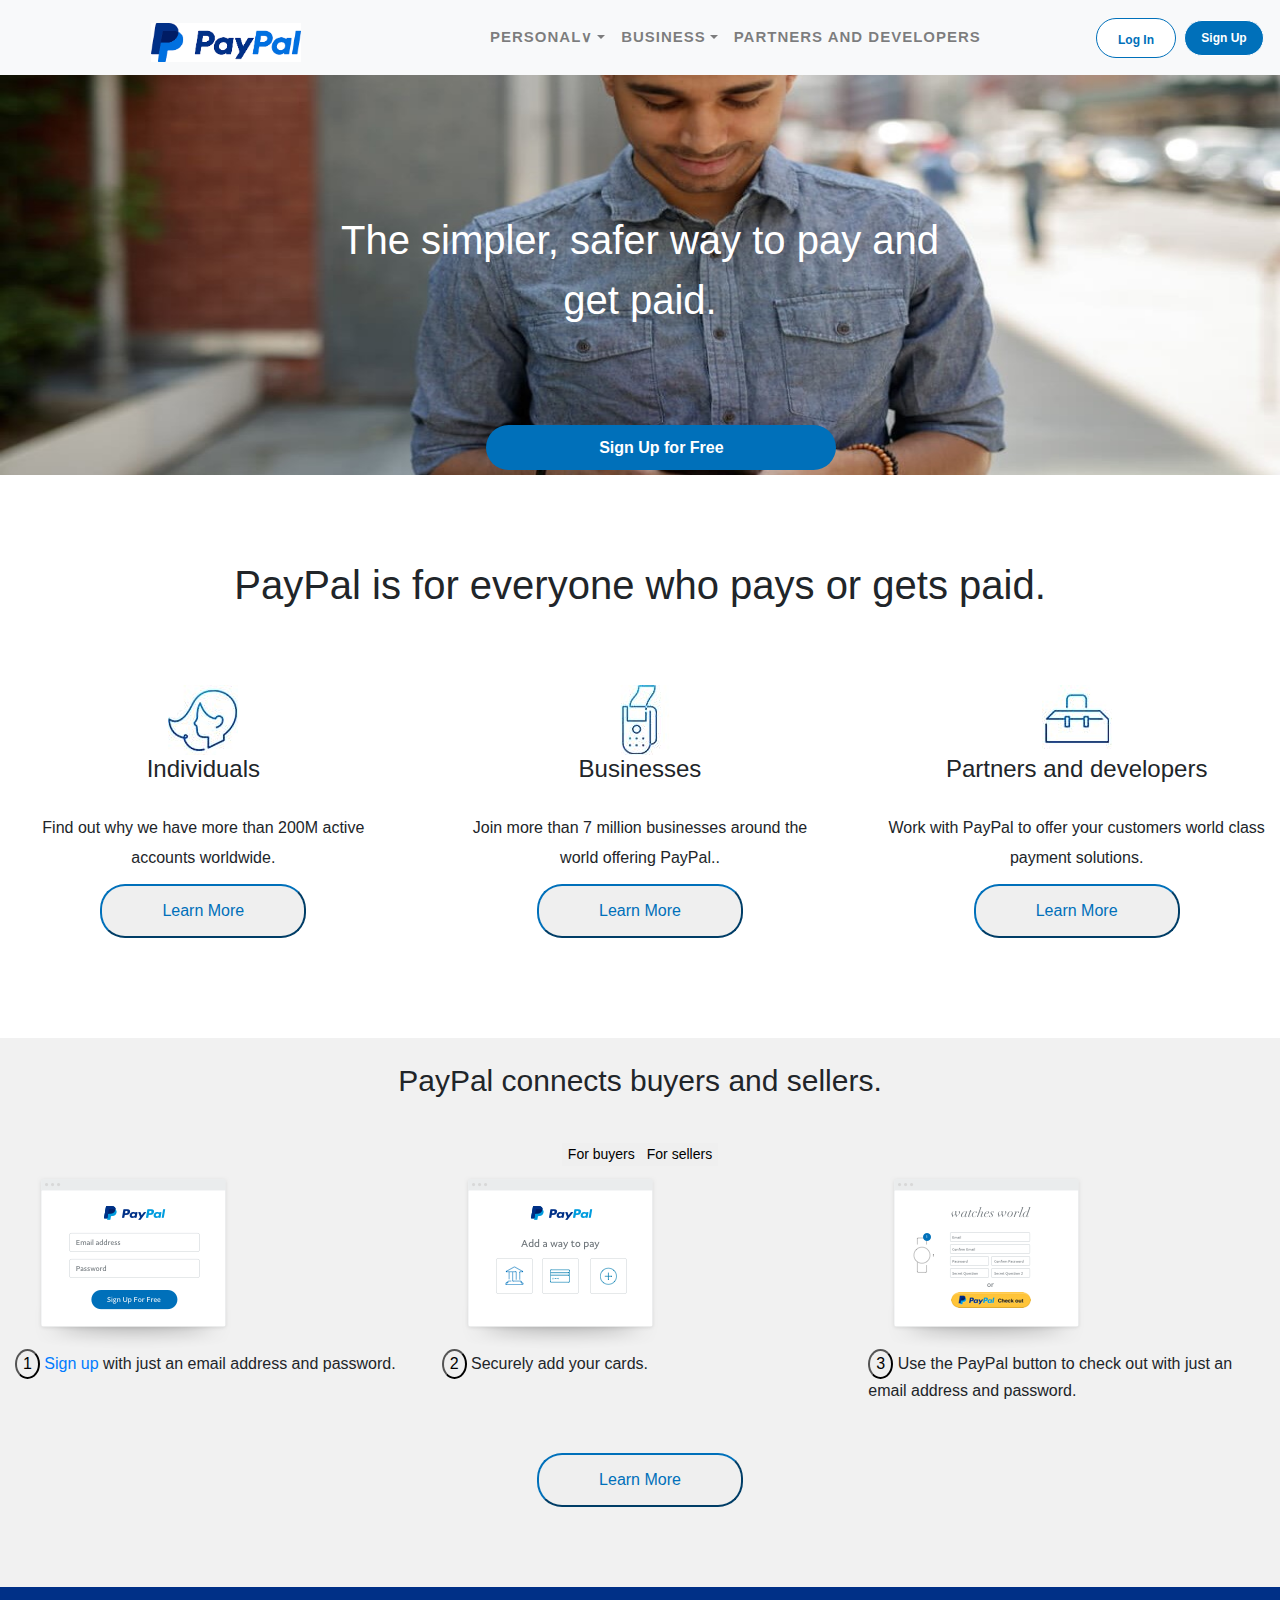
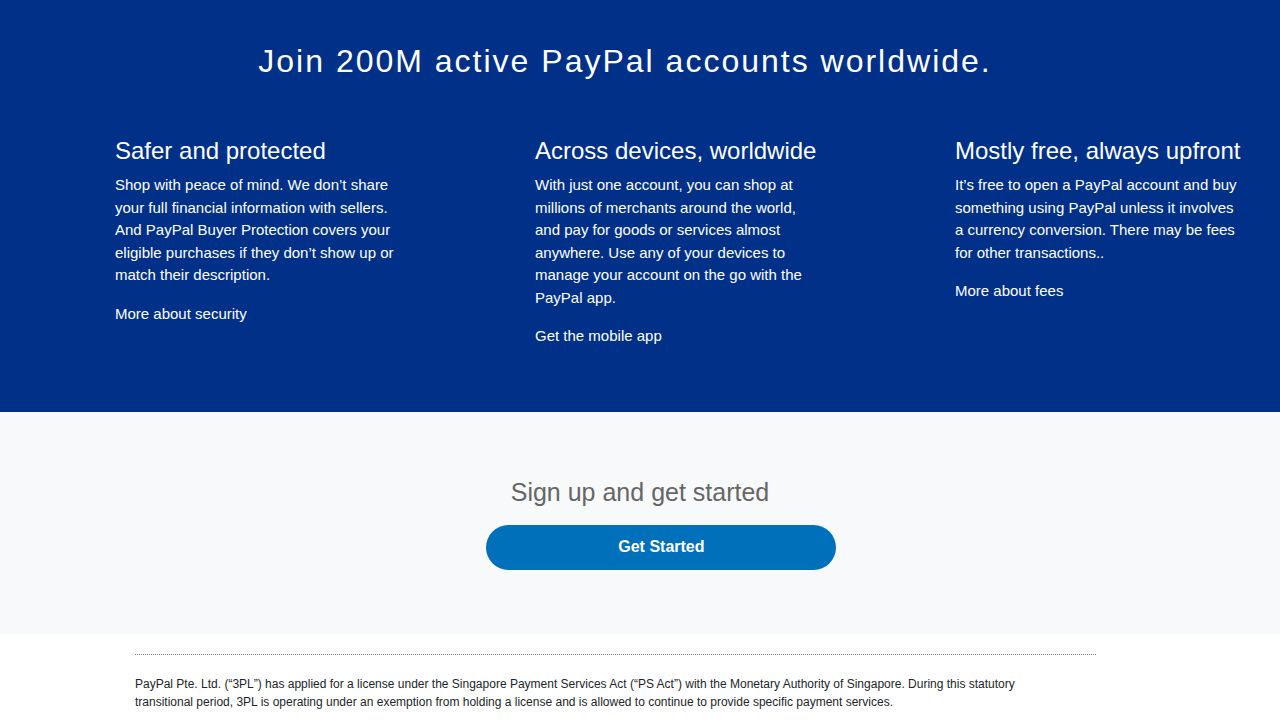
<file: clone-PayPal/index.html>
<!DOCTYPE html>
<html lang="en">
<head>
    <meta charset="UTF-8">
    <meta http-equiv="X-UA-Compatible" content="IE=edge">
    <meta name="viewport" content="width=device-width, initial-scale=1.0">
    <link rel="stylesheet" href="style.css" type="text/css">
    <title>A Simple and Safer Way to Pay and Get Paid </title>
    <link rel="stylesheet" href="https://cdn.jsdelivr.net/npm/bootstrap@4.0.0/dist/css/bootstrap.min.css" integrity="sha384-Gn5384xqQ1aoWXA+058RXPxPg6fy4IWvTNh0E263XmFcJlSAwiGgFAW/dAiS6JXm" crossorigin="anonymous">
</head>
<body>

<!-- ======= Navbar start======= -->
    <nav class="navbar navbar-expand-xl navbar-light bg-light">
        <a class="navbar-brand" href="#"><img src="logo.png" class="logo-img"></a>
        <button class="navbar-toggler" type="button" data-toggle="collapse" data-target="#navbarSupportedContent" aria-controls="navbarSupportedContent" aria-expanded="false" aria-label="Toggle navigation">
          <span class="navbar-toggler-icon"></span>
        </button>
      
        <div class="collapse navbar-collapse" id="navbarSupportedContent">
          <ul class="navbar-nav mr-auto">
            <li class="nav-item dropdown">
              <a class="nav-link dropdown-toggle" href="#" id="navbardrop" data-toggle="dropdown" href="#">PERSONAL&#8744;</a>
              <div class="dropdown-menu" style="width:1500px;height: 100%;">
                <div class="nav-box1">
                    <div class="row ">
                        <div class="col mt-4 box" style="margin-left: 250px;">
                            <a href="#" style="font-weight: bold; font-size: 14px; color: white;">How PayPal works</a><br>
                            <a href="#" style="font-weight: bold; font-size: 12px; color: white;">What you can do with a personal account</a>
            
                        </div>
                        <div class="col mt-4 box">
                            <a href="#" style="font-weight: bold; font-size: 14px; color: white;">Send Payments</a><br>
                            <a href="#" style="font-weight: bold; font-size: 12px; color: white;">Send payments Locally or Abroad</a>
                
                        </div>
            
                        <div class="col mt-4 box">
                            <a href="#" style="font-weight: bold; font-size: 14px; color: white;">Get the PayPal App</a><br>
                            <a href="#" style="font-weight: bold; font-size: 12px; color: white;">Manage your Account on your Mobile</a>
                        </div>
            
                        <div class="col mt-4">
                            <p style="color: white;">&#9587;</p>
                        </div>
            
                    </div>
                    <div class="row">
                        <div class="col mt-4 box" style="margin-left: 250px;">
                            <a href="#" style="font-weight: bold; font-size: 14px; color: white;">Pay Online</a><br>
                            <a href="#" style="font-weight: bold; font-size: 12px; color: white;">Online payments without borders</a>
            
                        </div>
                        <div class="col mt-4 box">
                            <a href="#" style="font-weight: bold; font: size 14px; color: white;">Get payed</a><br>
                            <a href="#" style="font-weight: bold; font-size: 12px; color: white;">Request payments from almost anyone</a>
                
                        </div>
            
                        <div class="col mt-4 box">
                            <a href="#" style="font-weight: bold; font-size: 14px; color: white;">Search for deals</a><br>
                            <a href="#" style="font-weight: bold; font-size: 12px; color: white;">Pay with Paypal and save money</a>
                        </div>
            
                        <div class="col mt-4">
                        </div>
                        
                    </div>
            
                </div>
              </div>
            </li>
            <li class="nav-item dropdown">
                <a class="nav-link dropdown-toggle" href="#" id="navbardrop" data-toggle="dropdown" href="#">BUSINESS</a>
                <div class="dropdown-menu" style="width:1500px;height: 100%;">
                    <div class="nav-box2">
                        <div class="row">
                            <div class="col mt-3 box" style="margin-left: 250px;">
                                <a href="#" style="font-weight: bold; font-size: 14px; color: white;">All business solutions</a><br>
                                <a href="#" style="font-weight: bold; font-size: 12px; color: white;">See our range of products</a>
                
                            </div>
                            <div class="col mt-3 box" style="margin-left: 250px;">
                                <a href="#" style="font-weight: bold; font-size: 14px; color: white;">Send invoices</a><br>
                                <a href="#" style="font-weight: bold; font-size: 12px; color: white;">See our range of products</a>
                
                            </div>
                            <div class="col mt-3">
                                <p style="color: white;">&#9587;</p>
                
                            </div>
                           
                        </div>
                        <div class="row">
                            <div class="col mt-3 box" style="margin-left: 250px;">
                                <a href="#" style="font-weight: bold; font-size: 14px; color: white;">Accept online payments</a><br>
                                <a href="#" style="font-weight: bold; font-size: 12px; color: white;">Get paid on your website</a>
                            </div>
                            <div class="col mt-4 box" style="margin-left: 250px;">
                            </div>
                            <div class="col mt-4 box" style="margin-left: 250px;">
                            </div>
                        </div>
                    </div> 
            <li class="nav-item">
              <a class="nav-link" href="#">PARTNERS AND DEVELOPERS</a>
            </li>
          </ul>
          <form class="form-inline my-2 my-lg-0">
            <button class="btn1">Log In</button>
            <button class="btn2">Sign Up</button>
          </form>
        </div>
      </nav>
<!-- ======= Navbar End======= -->

<!-- ======= Home-page Start======= -->

    <div class="container-fluid" style="padding: 0;">
        <img src="image-bg.jpg" style="width:100%; height: 400px;">
        <div class="centered">The simpler, safer way to pay and get paid.</div>
        <div class="button-div"><button class="sign-btn">Sign Up for Free</button></div>
        <div class="img-text">Own a business?<a href="#">Open a Business account.</a></div>
    </div>

<!-- ======= Home-page End======= -->

<!-- ======= ThreePanel Start======= -->



<div class="threepanel">

        <div class="title-pay">
            PayPal is for everyone who pays or gets paid.
        </div>
        <div class="row">
            <div class="col-4 panel1">
                    <h4 style="height:120px"><img src="1-individuals.jpg"><br>
                     Individuals</h4>
                    <p style="height: 45px;">Find out why we have more than 200M active<br> accounts worldwide.</p>
                    <button class="panel-btn">Learn More</button>
            </div>
            <div class="col-4 panel1">
                <h4 style="height:120px"><img src="2-businesses.jpg"><br>
                 Businesses</h4>
                <p  style="height: 45px;">Join more than 7 million businesses around the<br> world offering PayPal..</p>
                <button class="panel-btn">Learn More</button>
            </div>
            <div class="col-4 panel3">
              <h4 style="height:120px"><img src="3-pd.jpg"><br>
               Partners and developers</h4>
               <p style="height: 45px;" >Work with PayPal to offer your customers world class<br> payment solutions.</p>
               <button class="panel-btn">Learn More</button>
            </div>
        </div>
</div>

<!-- ======= ThreePanel End======= -->

<!-- ======= ThreeSteps Start======= -->


    <div class="container-fluid threesteps">
        <div class="row justify-content-center title-steps">
            PayPal connects buyers and sellers.
        </div>
        <div class="row buyersSellers">
            <button id="buyer-btn" onclick="changedata(0)">For buyers</button>   
            <button id="seller-btn" onclick="changedata(1)">For sellers</button>
          </div>
          <div id="buyers">
          <div class="row buyers-page">
            <div class="col-4">
                <div class="img-wrapper" style="margin-left: 20px;">
                    <img src="buyer1.png">
                </div>
                <button class="rounded-circle">1</button>
                <a href="#">Sign up</a> with just an email address and password.
            </div>
            <div class="col-4">
                <div class="img-wrapper" style="margin-left: 20px;">
                    <img src="buyer2.png">
                </div>
                <button class="rounded-circle">2</button>
                Securely add your cards.
            </div>
            <div class="col-4">
                <div class="img-wrapper" style="margin-left: 20px;">
                    <img src="buyer3.png">
                </div>
                <button class="rounded-circle">3</button>
                Use the PayPal button to check out with just an email address and password.
            </div>
          </div>
        </div>
        <div id="sellers">
          <div class="row sellers-page" style="margin-left: 100px;">
            <div class="col-4">
                <div class="img-wrapper" style="margin-left: 20px;">
                    <img src="buyer1.png">
                </div>
                <button class="rounded-circle">1</button>
                <a href="#">Set up a business account.</a> 
            </div>
            <div class="col-4">
                <div class="img-wrapper" style="margin-left: 20px;">
                    <img src="buyer2.png">
                </div>
                <button class="rounded-circle">2</button>
                Choose the features you want to start with. You can go back, change or add to them later.
            </div>
            <div class="col-4">
                <div class="img-wrapper" style="margin-left: 20px;">
                    <img src="buyer3.png">
                </div>
                <button class="rounded-circle">3</button>
                Integrate PayPal via a partner, a developer or by yourself.
            </div>
          </div>
        </div>
          <div class="row justify-content-center">
              <button class="ind-btn">Learn More</button>
          </div>  
    </div>
        
<!-- ======= ThreeSteps End======= -->

<!-- ======= JoinAccount Start======= -->

    <div class="container-fluid join">
        <div class="row justify-content-center join-title">Join 200M active PayPal accounts worldwide.</div>
        <div class="row">
            <div class="col-3 security">
                <h4>Safer and protected</h4>
                <p>Shop with peace of mind. We don’t share your full financial information with sellers. And PayPal Buyer Protection covers your eligible purchases if they don’t show up or match their description.</p>
                <a href="#" style="color: white;">More about security</a>
            </div>
            <div class="col-3 security">
                <h4>Across devices, worldwide</h4>
                <p>With just one account, you can shop at millions of merchants around the world, and pay for goods or services almost anywhere. Use any of your devices to manage your account on the go with the PayPal app.</p>
                <a href="#" style="color: white;" >Get the mobile app</a>
            </div>
            <div class="col-3 security">
                <h4>Mostly free, always upfront</h4>
                <p>It’s free to open a PayPal account and buy something using PayPal unless it involves a currency conversion. There may be fees for other transactions..</p>
                <a href="#" style="color: white;">More about fees</a>
            </div>
        </div>
    </div>
<!-- ======= JoinAccount End======= -->

<!-- ======= getStarted Start======= -->

    <div class="container-fluid start1">
        <div class="row start justify-content-center">Sign up and get started</div>
        <div class="row"><button class="sign-btn" style="margin-left: 38%; margin-top: 1%; margin-bottom: 5%;">Get Started</button></div>
    </div>

 <!-- ======= getStarted End======= -->  
 
 <!-- ======= Footer Start======= -->

    <div class="footer">
            <div class="row footer-row1"></div>
            <div class="row footer">
                <p class="footer-para">PayPal Pte. Ltd. (“3PL”) has applied for a license under the Singapore Payment Services Act (“PS Act”) with the Monetary Authority of Singapore. During this statutory transitional period, 3PL is operating under an exemption from holding a license and is allowed to continue to provide specific payment services.</p>
            </div>
    </div>
    
 <!-- ======= Footer End======= -->   


   <script src="script.js"></script>
    <script src="https://code.jquery.com/jquery-3.2.1.slim.min.js" integrity="sha384-KJ3o2DKtIkvYIK3UENzmM7KCkRr/rE9/Qpg6aAZGJwFDMVNA/GpGFF93hXpG5KkN" crossorigin="anonymous"></script>
    <script src="https://cdn.jsdelivr.net/npm/popper.js@1.12.9/dist/umd/popper.min.js" integrity="sha384-ApNbgh9B+Y1QKtv3Rn7W3mgPxhU9K/ScQsAP7hUibX39j7fakFPskvXusvfa0b4Q" crossorigin="anonymous"></script>
    <script src="https://cdn.jsdelivr.net/npm/bootstrap@4.0.0/dist/js/bootstrap.min.js" integrity="sha384-JZR6Spejh4U02d8jOt6vLEHfe/JQGiRRSQQxSfFWpi1MquVdAyjUar5+76PVCmYl" crossorigin="anonymous"></script>
</body>
</html>
</file>
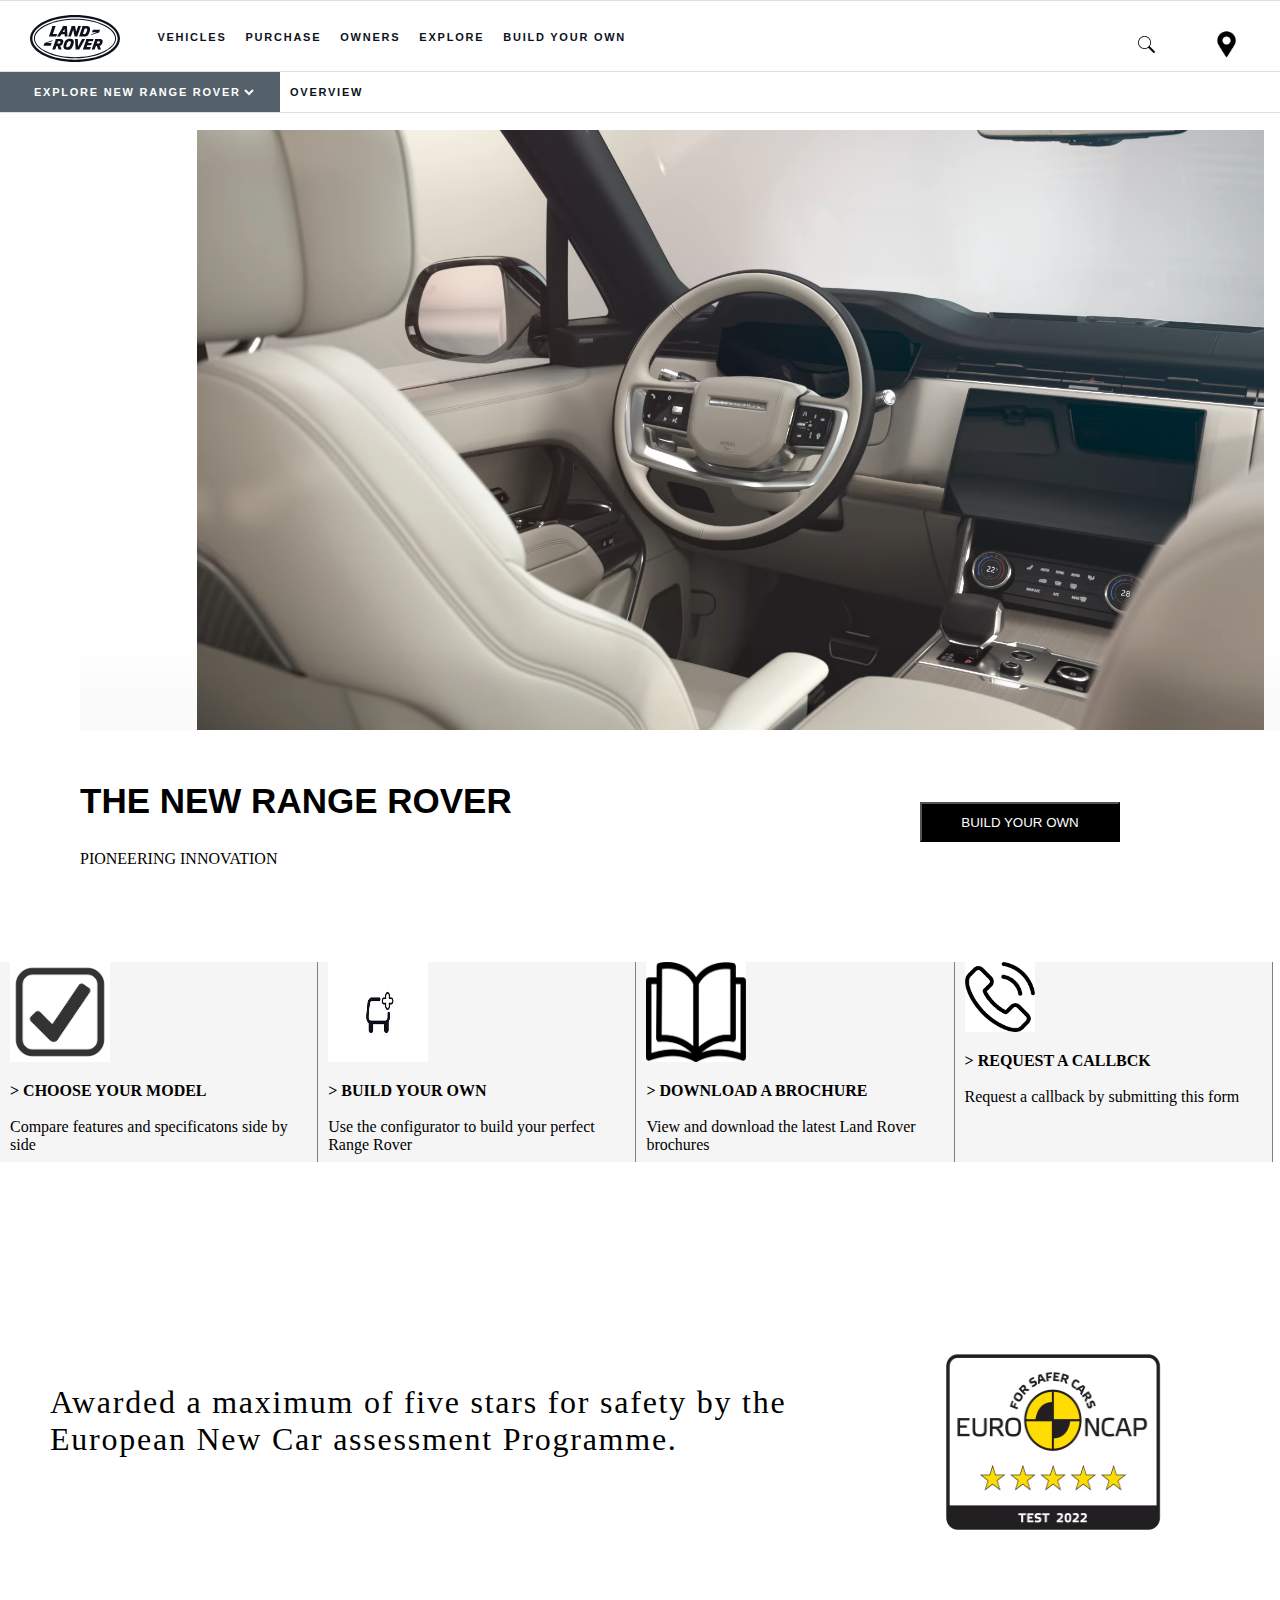
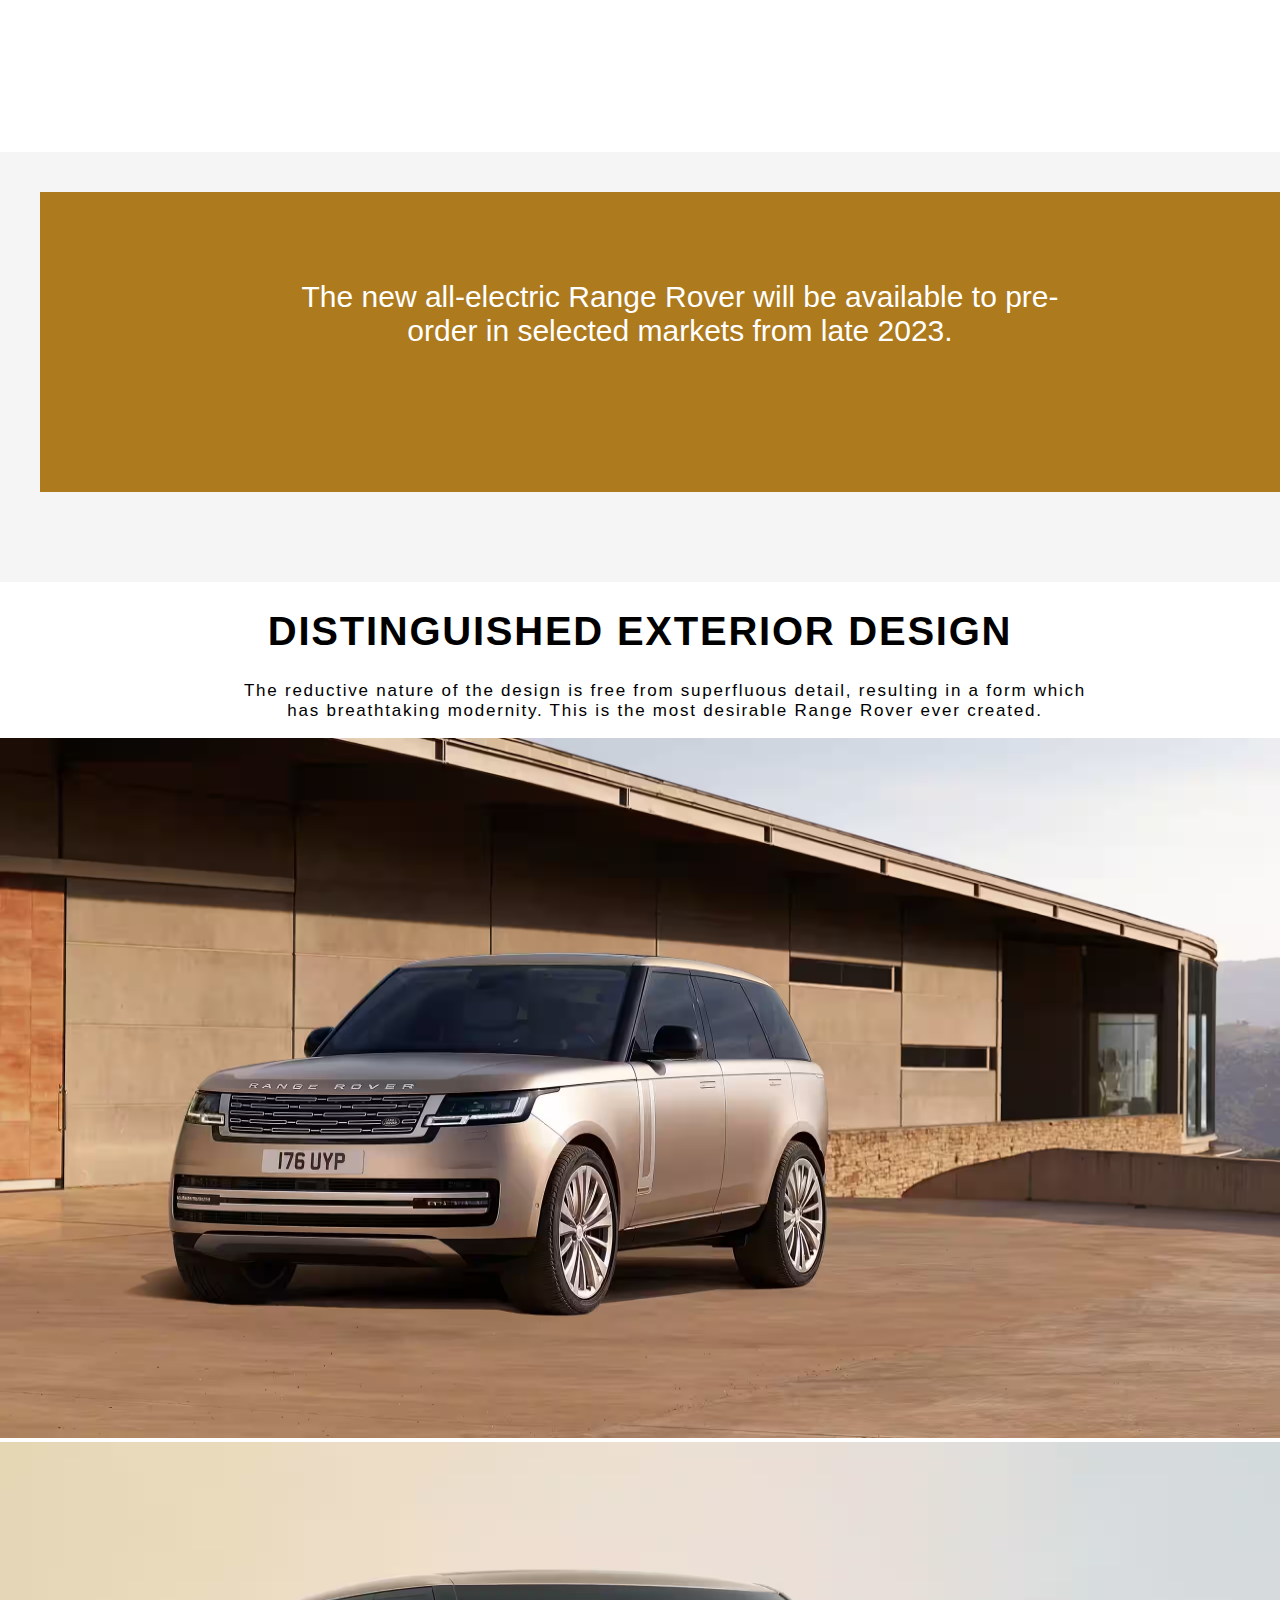
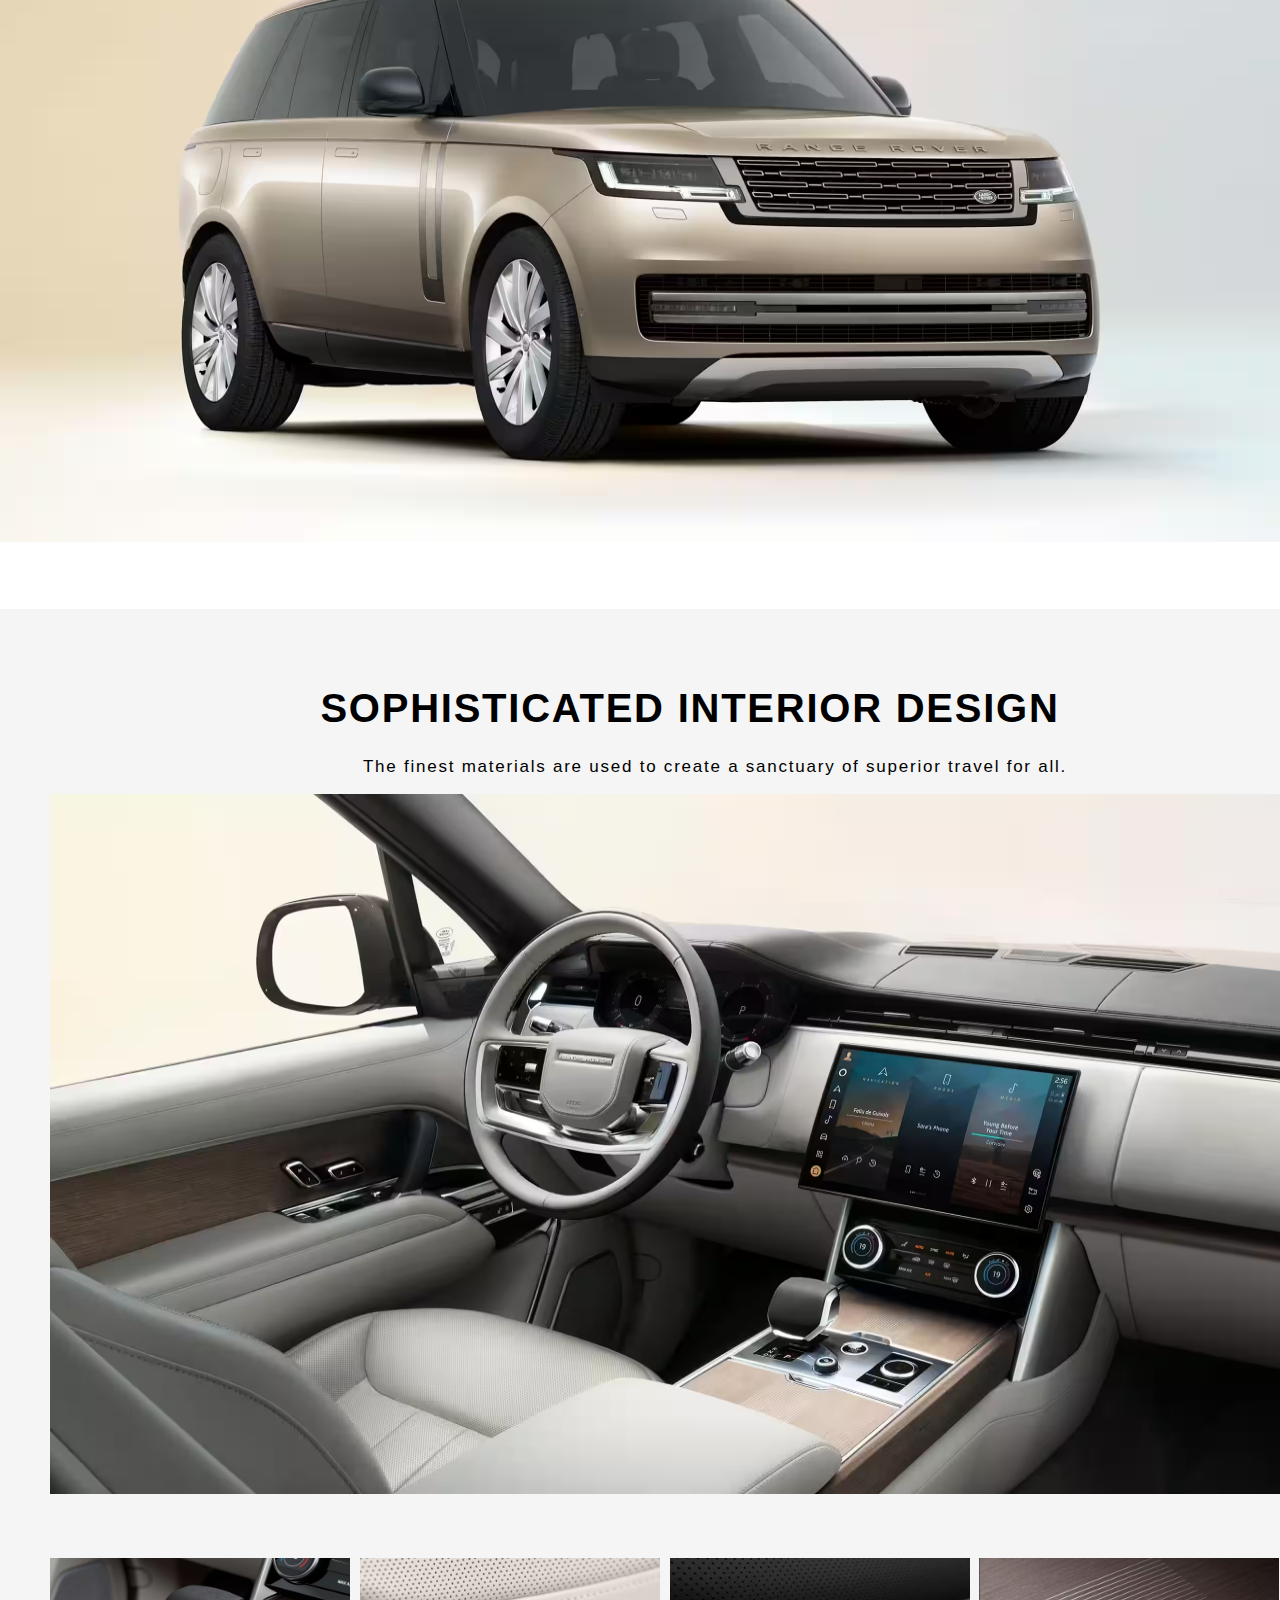
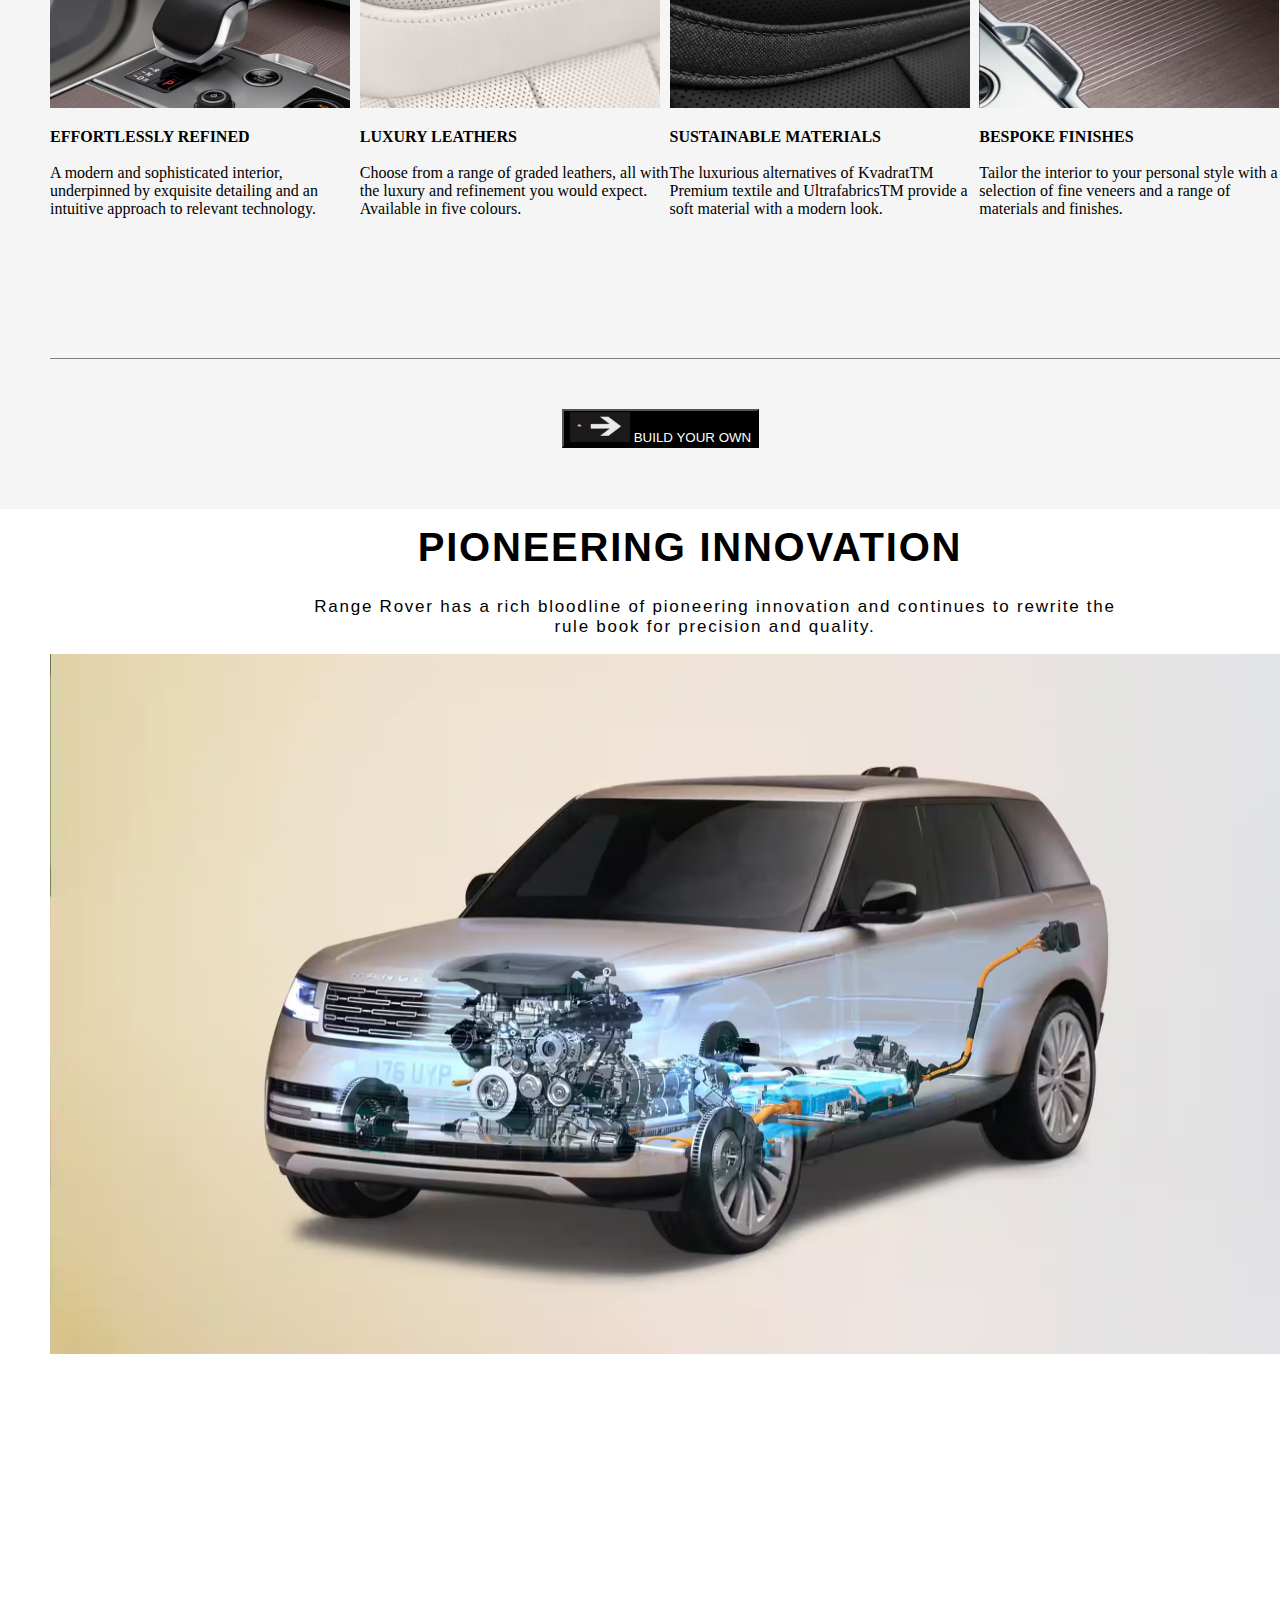
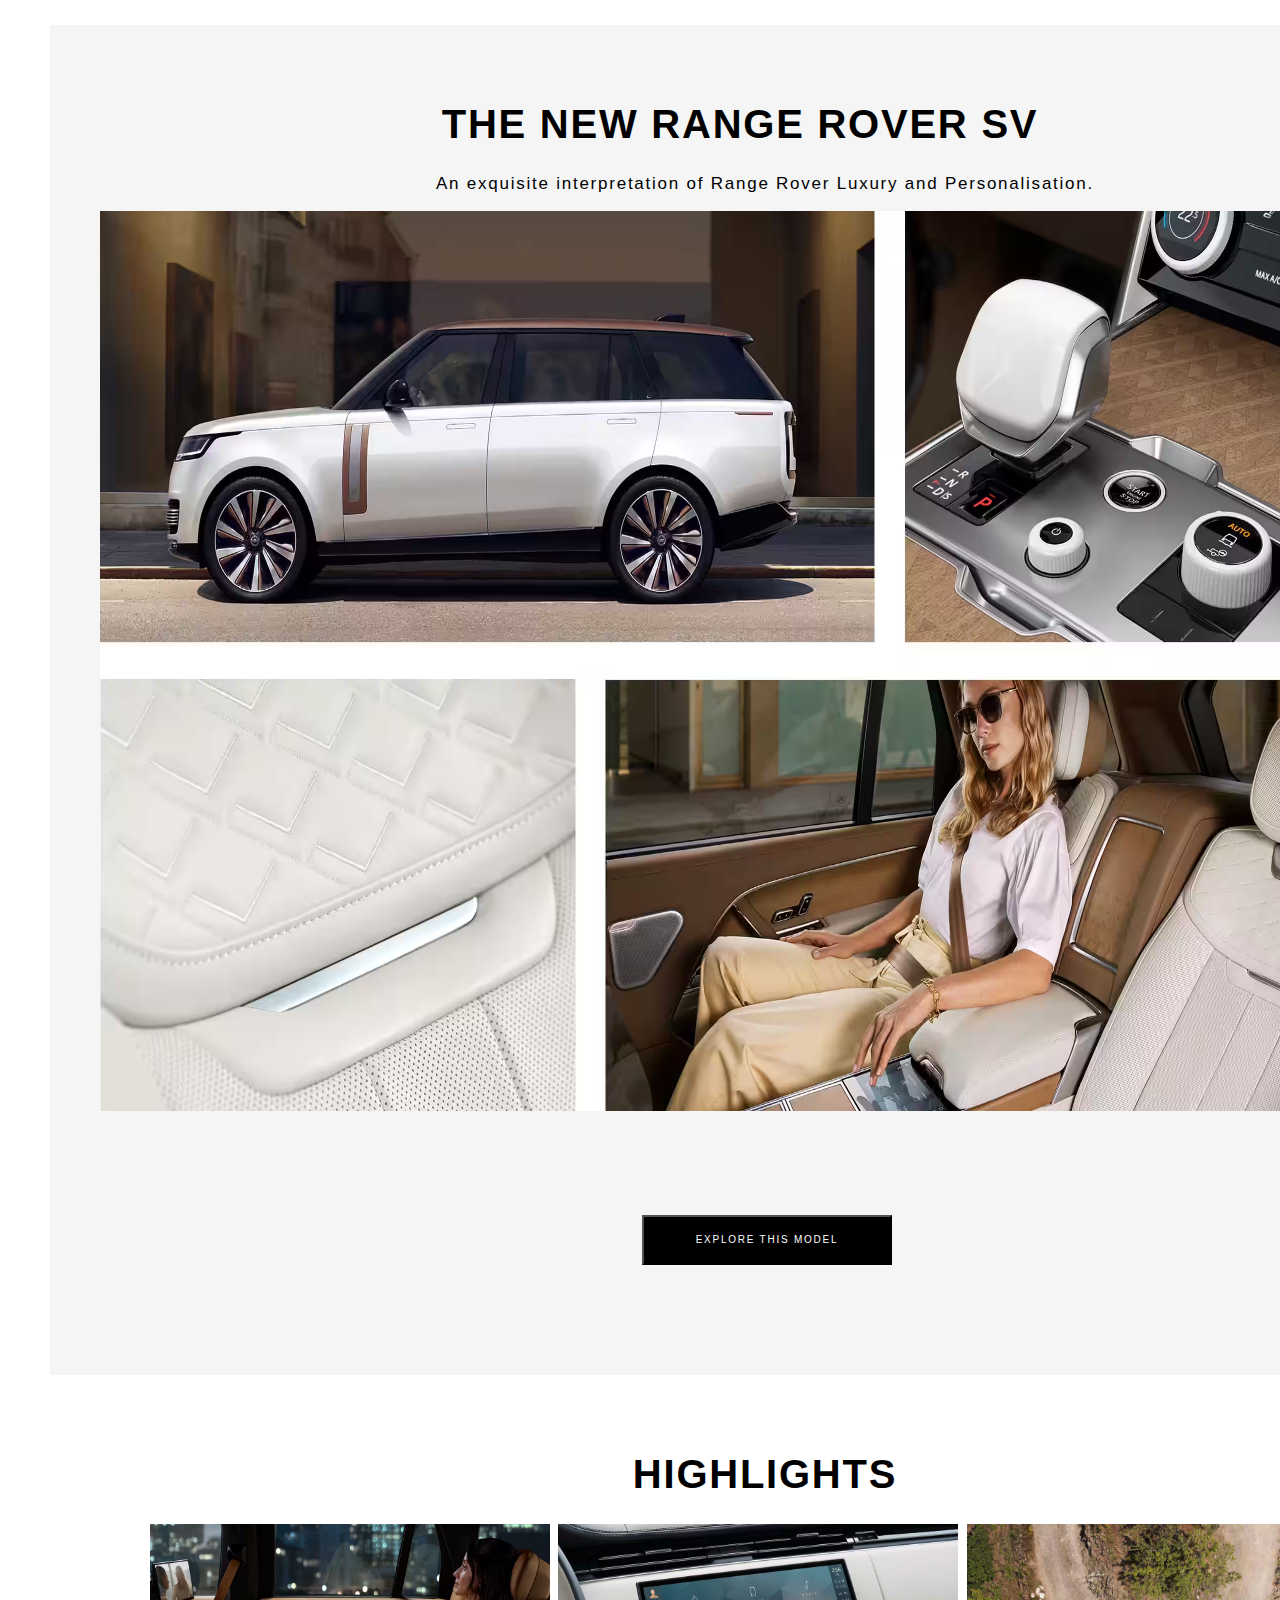
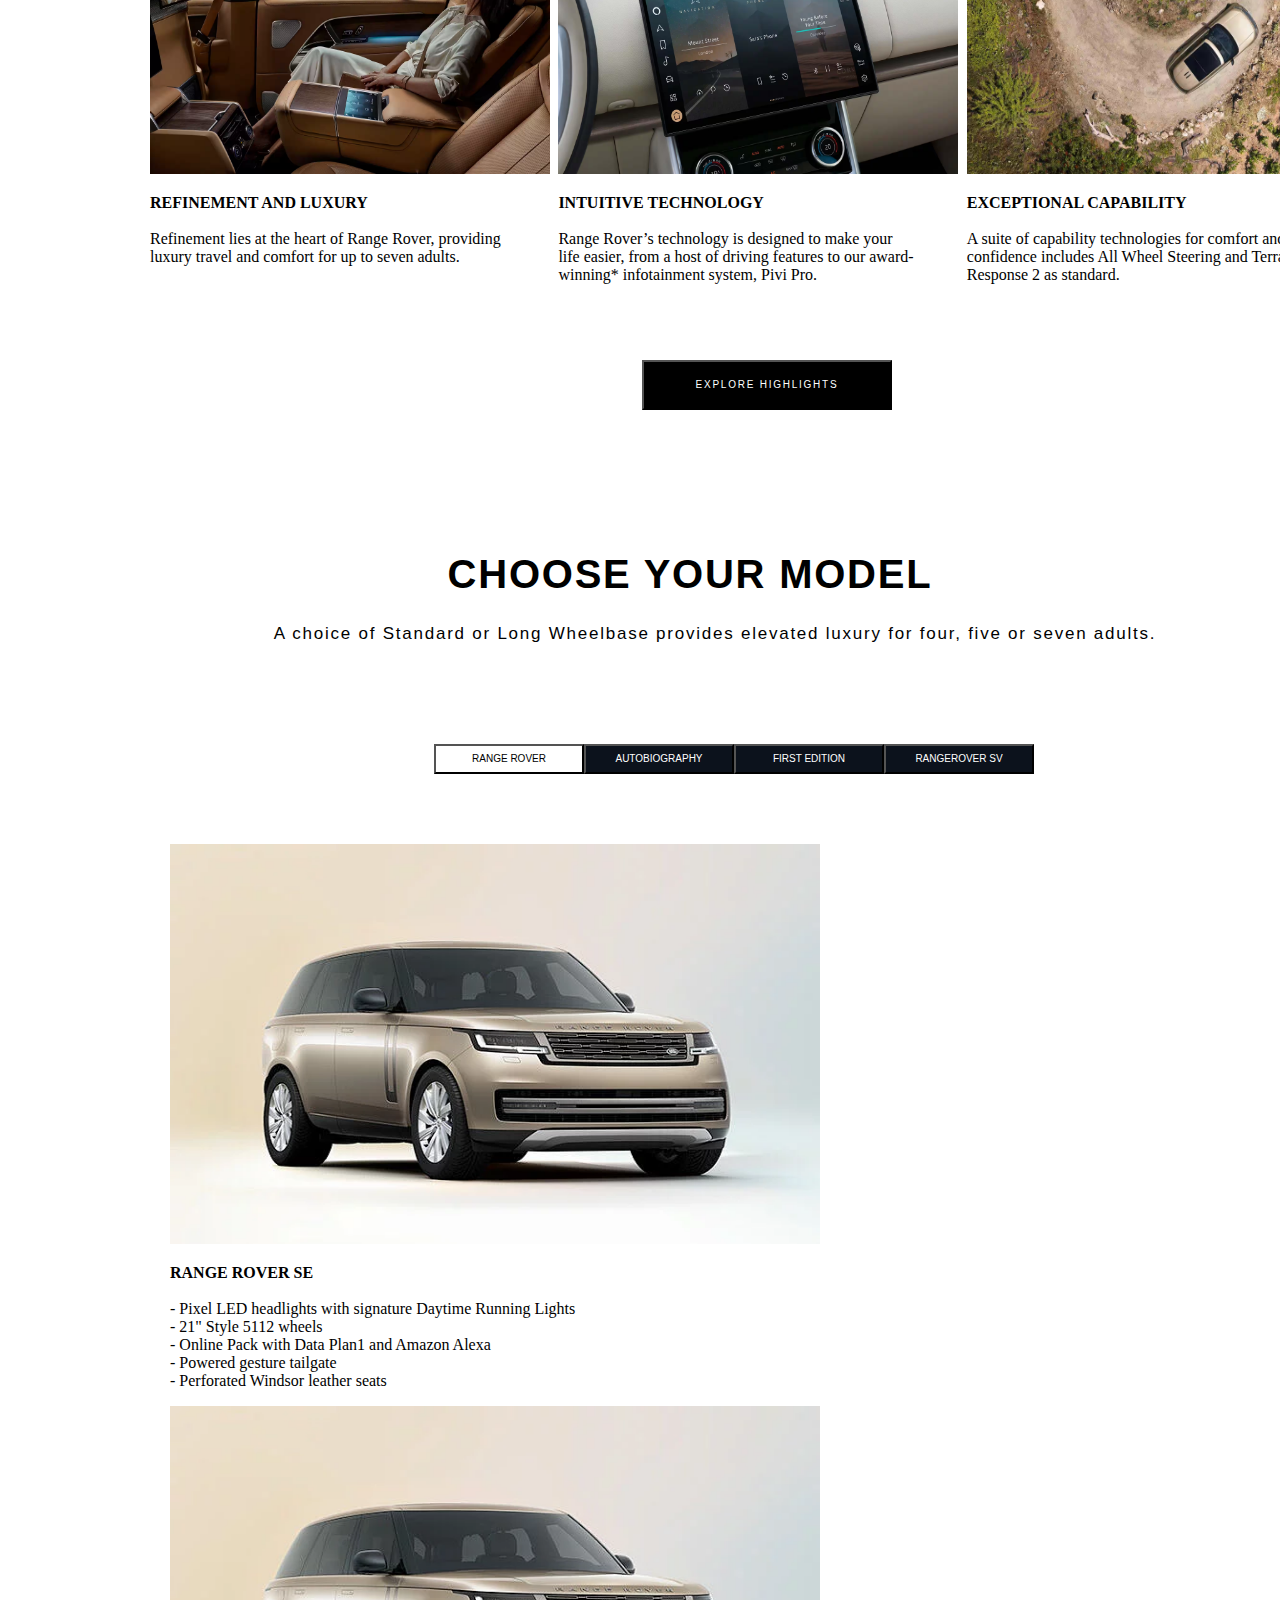
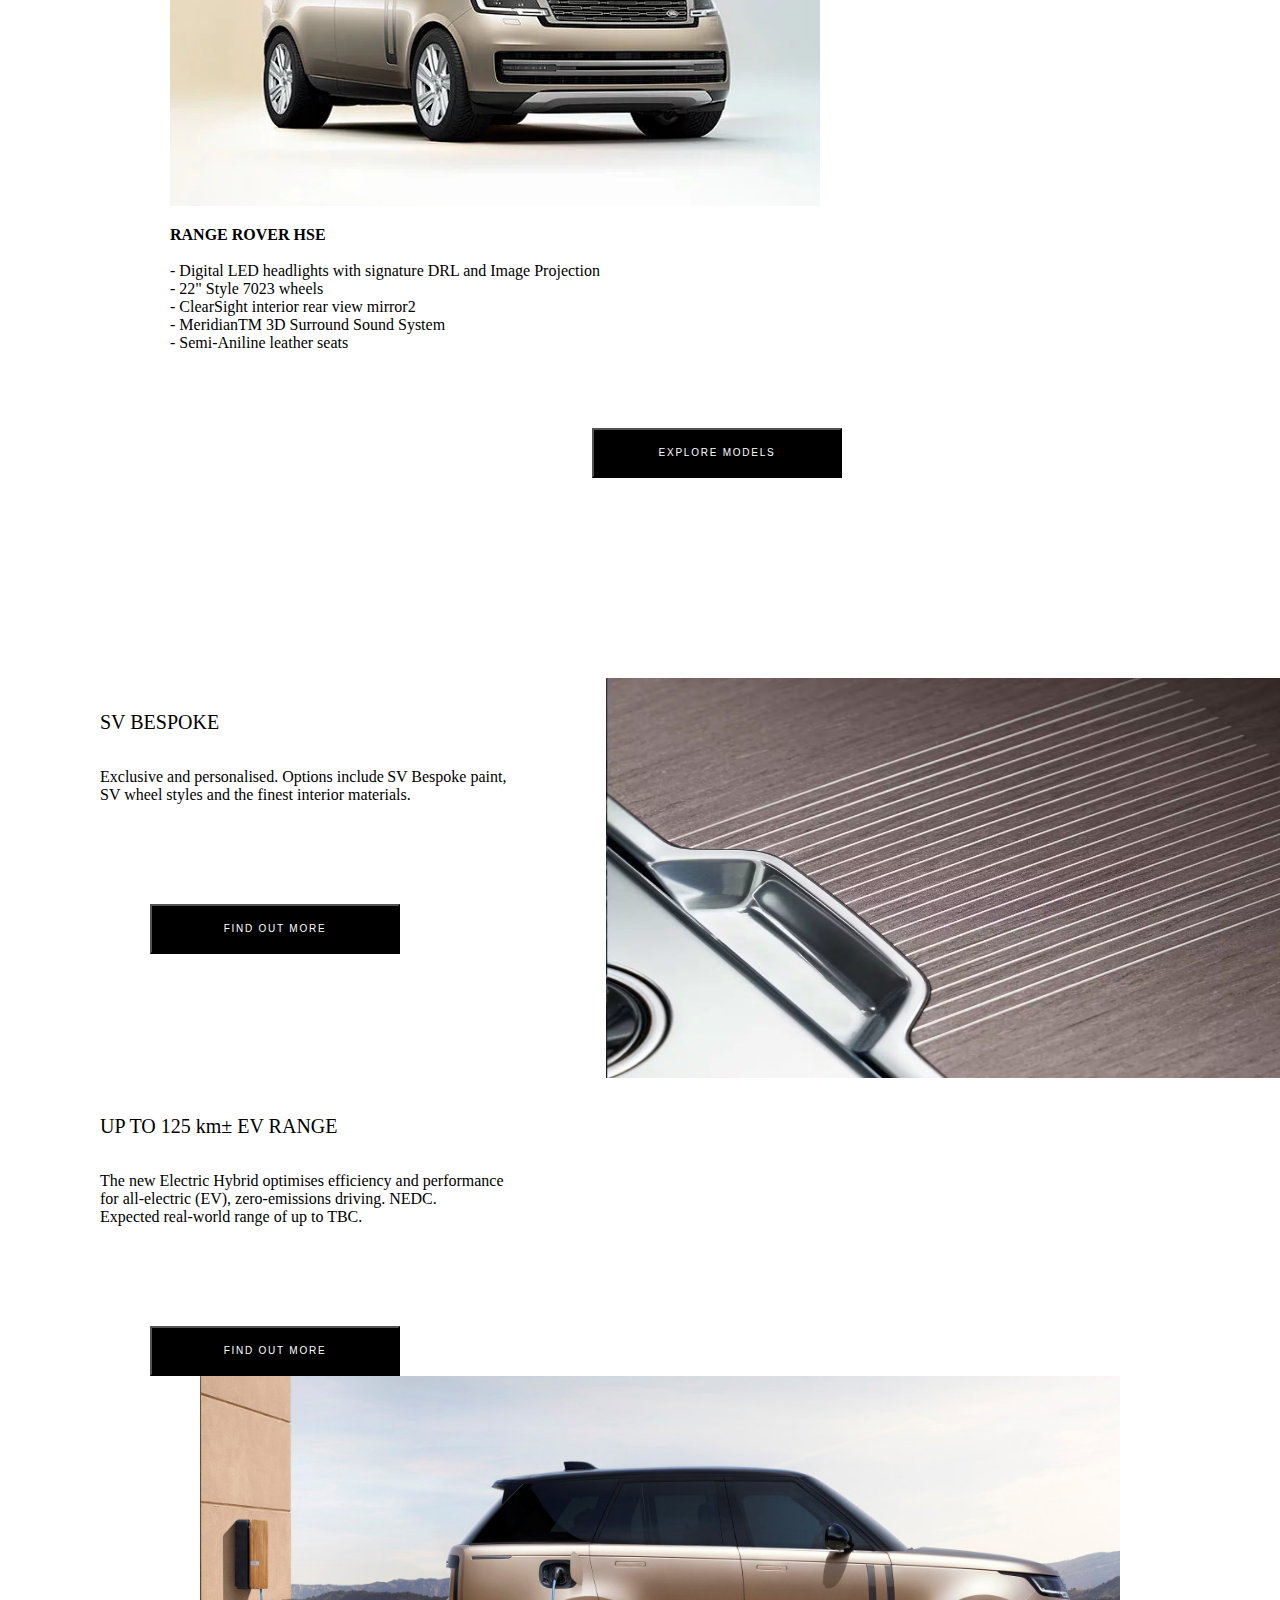
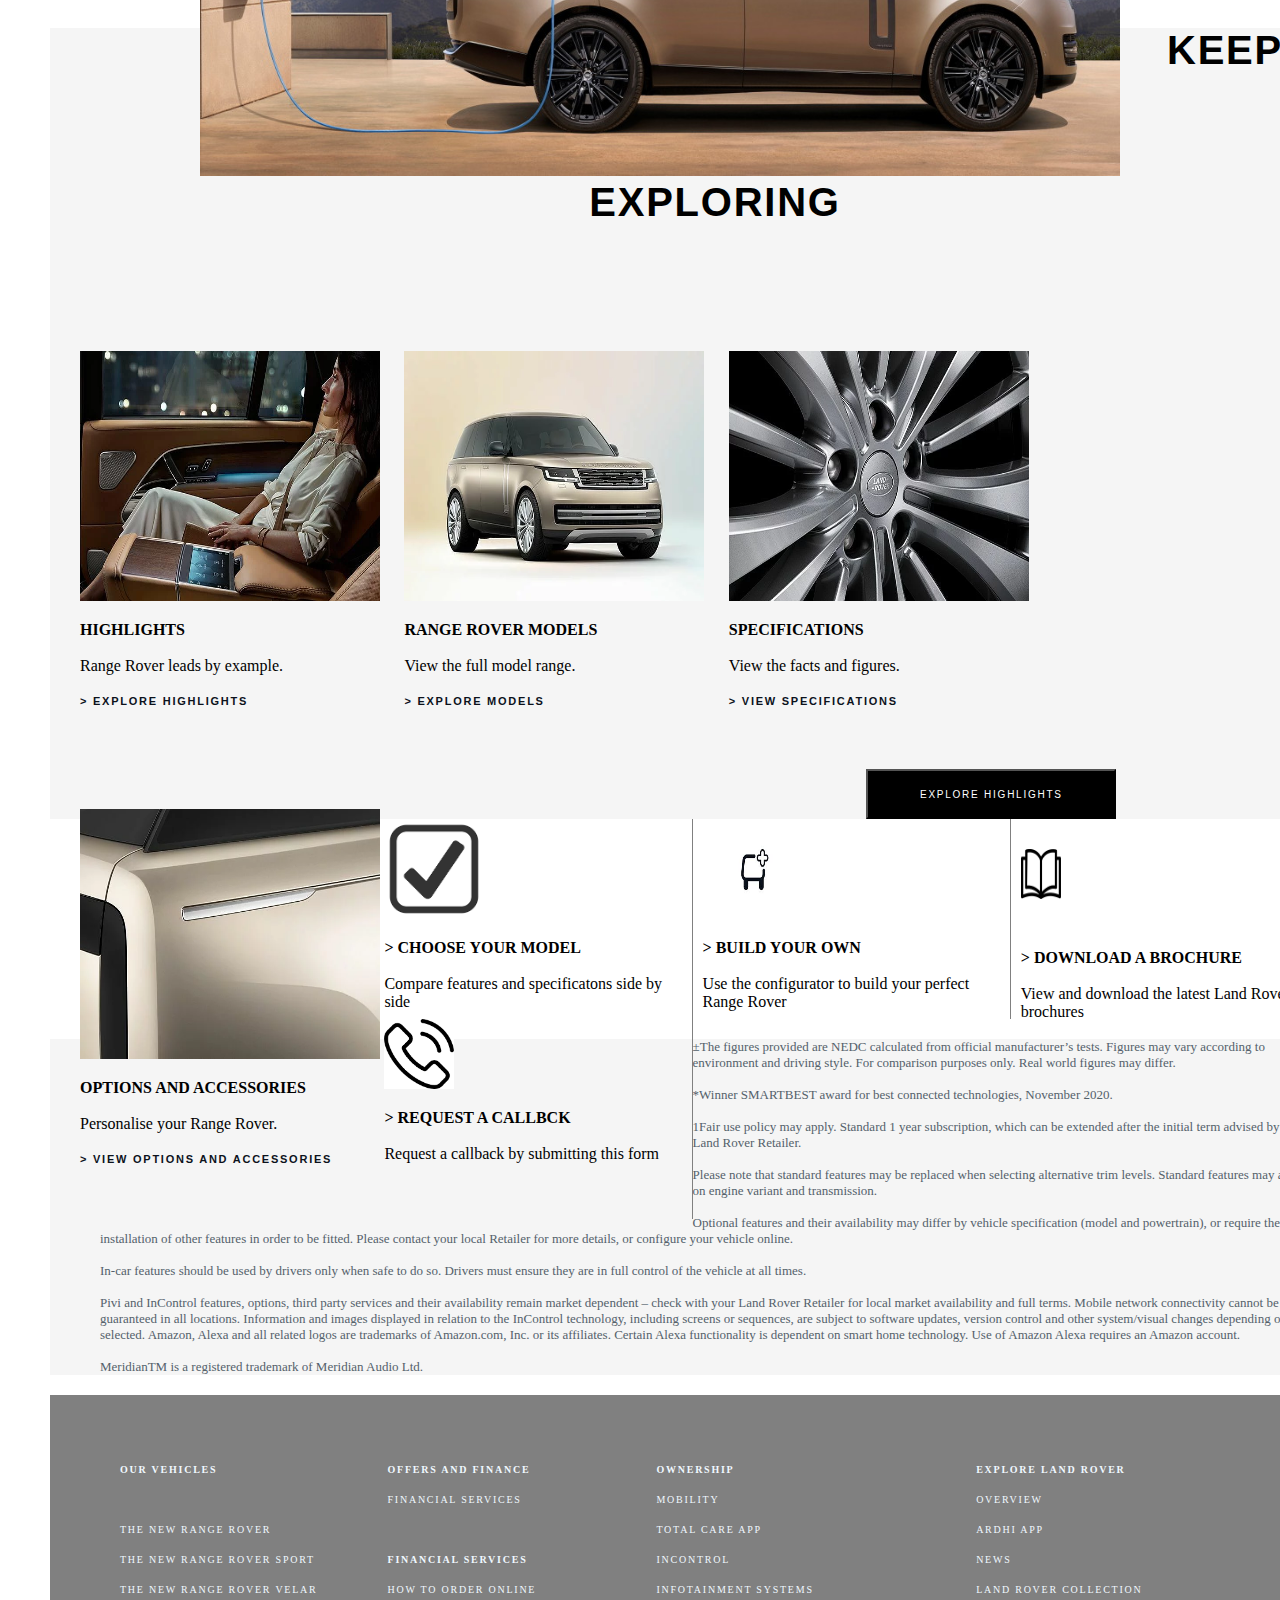
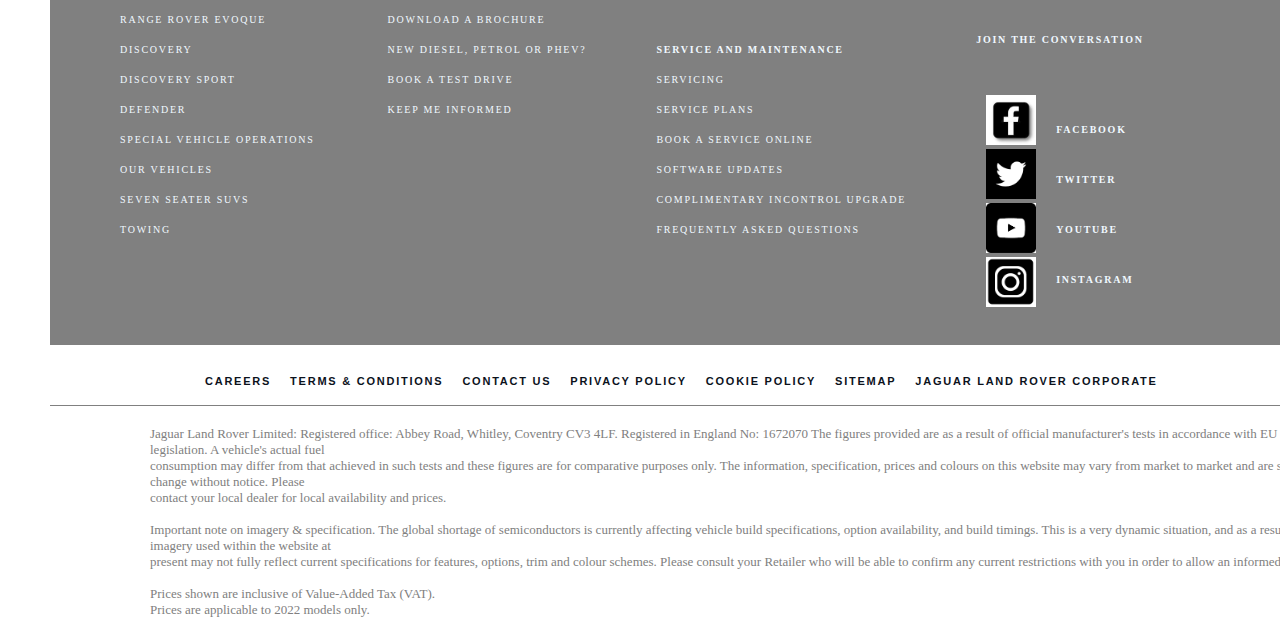
<file: clone-range Rover/index.html>
<!DOCTYPE html>
<html lang="en">
<head>
    <meta charset="UTF-8">
    <meta http-equiv="X-UA-Compatible" content="IE=edge">
    <meta name="viewport" content="width=device-width, initial-scale=1.0">
    <title>New Range Rover | Luxury Performance SUV</title>
    <link rel="icon" href="logo.svg" type="image/x-icon type">
    <link rel="stylesheet" href="style.css">
</head>
<body style="margin: 0;">
    <div class="header">
        <div class="navbar">
            <div class="logo">
            <img src="logo.svg" style="width: 90px; height: 65px; margin-left: 30px; margin-top: 5px;">
            </div>
            <div class="nav">
                <ul>
                    <li><a href="#">VEHICLES</a></li>
                    <li><a href="#">PURCHASE</a></li>
                    <li><a href="#">OWNERS</a></li>
                    <li><a href="#">EXPLORE</a></li>
                    <li><a href="#">BUILD YOUR OWN</a></li>

                <li style="float: right; margin-right: 10px;"><img src="location.jpg"></li>
                <li style="float: right; margin-right: 30px;"><img src="search.png"></li>
            </ul>
        </div>
        </div>
        <div class="second-line">
            <div class="select-option">
            <select>
                <option>EXPLORE NEW RANGE ROVER</option>
            </select>
        </div>
        <div class="overview">
            <a href="">OVERVIEW</a>
        </div>
        </div>
    </div>
    <div class="body1">
       
        <video class="video-control" video controls autoplay muted>
        <source src="video1.webm">
        </video>
        <br>
        <br>
        <div class="caption">
        <div class="capt">
        <h2> THE NEW RANGE ROVER</h2>
        <p> PIONEERING INNOVATION</p>
        </div>
        <div class="submit-btn">
        <input class="button button1" type="submit" value="BUILD YOUR OWN" style="width: 200px; height: 40px; background: black; color: white;">
        </div>
    </div>
    </div>
    <div class="customer">
        <div class="box">
            <img src="choose.png" style="width: 100px; height: 100px;">
            <p><b>>   CHOOSE YOUR MODEL</b>
                <br><br>
                Compare features and specificatons side by side
            </p>
            
        </div>
        <div class="box">
            <img src="build.jpg" style="width: 100px; height: 100px;">
            <p><b>>   BUILD YOUR OWN</b>
                <br><br>
               Use the configurator to build your perfect Range Rover
            </p>
        </div>
        <div class="box">
            <img src="brochure.jpg" style="width: 100px; height: 100px;">
            <p><b>>   DOWNLOAD A BROCHURE</b>
                <br><br>
               View and download the latest Land Rover brochures
            </p>
        </div>
        <div class="box">
            <img src="call.png" style="width: 70px; height: 70px;" >
        <p><b>>   REQUEST A CALLBCK</b>
            <br><br>
           Request a callback by submitting this form
        </p>
        </div>
    </div>
    <div class="body2">
        <div class="para">
            <p>Awarded a maximum of five stars for safety by the<br>European New Car assessment Programme.</p>
        </div>
        <div class="certify">
            <img src="testcap.avif">
        </div>
    </div>
    <div class="body3">
        <div class="body3-text">
            <br>
            <h6 style="text-align: center;">The new all-electric Range Rover will be available to pre-<br>order in selected markets from late 2023.</h6>
           
        </div>
    </div>
    <div class="body4">
        <div class="body4-text">
            <h1>DISTINGUISHED EXTERIOR DESIGN</h1>
        <p style="text-align: center; font-size: 17px; font-family:Arial,Helvetica,sans-serif ;letter-spacing: .11pc;margin-left: 50px; ">The reductive nature of the design is free from superfluous detail, resulting in a form which<br> has breathtaking modernity. This is the most desirable Range Rover ever created.</p>
        </div>
        <div class="body4-images">
            <img src="image2.avif" style="width: 100%; height: 700px;">
            <img src="6.avif" style="width: 100%; height: 700px;">
        </div>
    </div>
    <div class="body5">
        <div class="body5-text">
            <h1>SOPHISTICATED INTERIOR DESIGN</h1>
        <p style="text-align: center; font-size: 17px; font-family:Arial,Helvetica,sans-serif ;letter-spacing: .11pc; margin-left: 50px; ">The finest materials are used to create a sanctuary of superior travel for all.</p>
        </div>
        <div class="body5-images">
            <img src="sophisticated.avif" style="width: 100%; height: 700px;">
        </div>
        <div class="body5-smallImages">
            <div class="box1">
                <img src="effortlessly.avif" style="width: 300px; height: 150px;">
                <p><b> EFFORTLESSLY REFINED</b>
                    <br><br>
                    A modern and sophisticated interior, underpinned by exquisite detailing and an intuitive approach to relevant technology.
                </p>
                
            </div>
            <div class="box1">
                <img src="leathers.avif" style="width: 300px; height: 150px;">
                <p><b>LUXURY LEATHERS</b>
                    <br><br>
                    Choose from a range of graded leathers, all with the luxury and refinement you would expect. Available in five colours.
                </p>
                
            </div>
            <div class="box1">
                <img src="sustainable.avif" style="width: 300px; height: 150px;">
                <p><b>SUSTAINABLE MATERIALS</b>
                    <br><br>
                    The luxurious alternatives of KvadratTM Premium textile and UltrafabricsTM provide a soft material with a modern look.
                </p>
            </div>

            <div class="box1">
                <img src="bespoke.avif"style="width: 300px; height: 150px;" >
            <p><b>BESPOKE FINISHES</b>
                <br><br>
                Tailor the interior to your personal style with a selection of fine veneers and a range of materials and finishes.
            </p>
        </div>
    </div>
        <div class="build-button">
            <button class="button button1" type="submit" style="background: black; color: white; margin-left: 40%; margin-bottom: 50px;"><img src="right-arrow.png" style="width: 60px; height: 30px;"> BUILD YOUR OWN</button>
        
    </div>
    <div class="body6">
        <div class="body6-text">
            <h1>PIONEERING INNOVATION</h1>
        <p style="text-align: center; font-size: 17px; font-family:Arial,Helvetica,sans-serif ;letter-spacing: .11pc;margin-left: 50px; ">Range Rover has a rich bloodline of pioneering innovation and continues to rewrite the<br> rule book for precision and quality.</p>
        </div>
        <div class="body6-images">
            <img src="engine.avif" style="width: 100%; height: 700px;">
        </div>
        <div class="explore-button">
            <inputclass="button button1"  type="submit" value="EXPLORE INNOVATION" style="margin-left: 40%; width: 250px; height: 50px; background: black; color: white; font-size: 10px; letter-spacing: .11pc;">
        </div>
    </div>
    <div class="body7">
        <div class="body7-text">
            <h1 >THE NEW RANGE ROVER SV</h1>
        <p style="text-align: center; font-size: 17px; font-family:Arial,Helvetica,sans-serif ;letter-spacing: .11pc;margin-left: 50px; ">An exquisite interpretation of Range Rover Luxury and Personalisation.​</p>
        </div>
        <div class="body7-images">
            <img src="7-1.avif" style="width: 100%; height: 900px;">
        </div>
        <div class="explore-button">
            <input class="button button1" type="submit" value="EXPLORE THIS MODEL" style="margin-left: 40%; width: 250px; height: 50px; background: black; color: white; font-size: 10px; letter-spacing: .11pc;">
        </div>
    </div>
    <div class="body8">
        <div class="body8-text">
            <h1 style="margin-left: 50px;">HIGHLIGHTS</h1>
        </div>
        <div class="boxes">
        <div class="box3">
            <img src="8-1.avif" style="width: 400px; height: 250px;">
                <p><b>REFINEMENT AND LUXURY</b>
                    <br><br>
                    Refinement lies at the heart of Range Rover, providing luxury travel and comfort for up to seven adults.
                </p>
        </div>
        <div class="box3">
            <img src="8-2.avif" style="width: 400px; height: 250px;">
                <p><b>INTUITIVE TECHNOLOGY</b>
                    <br><br>
                    Range Rover’s technology is designed to make your life easier, from a host of driving features to our award-winning* infotainment system, Pivi Pro.
                </p>
        </div>
        <div class="box3">
            <img src="8-3.avif" style="width: 400px; height: 250px;">
                <p><b>EXCEPTIONAL CAPABILITY</b>
                    <br><br>
                    A suite of capability technologies for comfort and confidence includes All Wheel Steering and Terrain Response 2 as standard.
                </p>
        </div>
    </div>
    <div class="explore-button">
        <input class="button button1" type="submit" value="EXPLORE HIGHLIGHTS" style="margin-left: 40%; margin-top: 60PX; width: 250px; height: 50px; background: black; color: white; font-size: 10px; letter-spacing: .11pc;">
    </div>
    </div>
    <div class="body9">
        <div class="body9-text">
            <h1>CHOOSE YOUR MODEL</h1>
            <p style="text-align: center; font-size: 17px; font-family:Arial,Helvetica,sans-serif ;letter-spacing: .11pc; margin-left: 50px;" >A choice of Standard or Long Wheelbase provides elevated luxury for four, five or seven adults.</p>
        </div>
        <div class="body9-navbar">
            <input type="submit" value="RANGE ROVER" style="font-size: 10px; color: black; background-color: white;">
            <input type="submit" value="AUTOBIOGRAPHY">
            <input type="submit" value="FIRST EDITION">
            <input type="submit" value="RANGEROVER SV">
         </div>
         <div class="body9-images">
            <div class="body9-image1">
                <img src="se 1.webp" style="width: 650px; height: 400px;">
                <p><b>RANGE ROVER SE</b>
                    <br><br>
                    - Pixel LED headlights with signature Daytime Running Lights<br>
                    - 21" Style 5112 wheels<br>
                    - Online Pack with Data Plan1 and Amazon Alexa<br>
                    - Powered gesture tailgate<br>
                    - Perforated Windsor leather seats
                </p>
            </div>
            <div class="body9-image1">
                <img src="hse 1.webp" style="width: 650px; height: 400px;">
                <p><b>RANGE ROVER HSE</b>
                    <br><br>
                    - Digital LED headlights with signature DRL and Image Projection<br>
                    - 22" Style 7023 wheels<br>
                    - ClearSight interior rear view mirror2<br>
                    - MeridianTM 3D Surround Sound System<br>
                    - Semi-Aniline leather seats
                </p>
            </div>
         </div>
         <div class="explore-button">
            <input class="button button1" type="submit" value="EXPLORE MODELS" style="margin-left: 40%; margin-top: 60PX; width: 250px; height: 50px; background: black; color: white; font-size: 10px; letter-spacing: .11pc;">
        </div>
    </div>
    <div class="body10">
        <div class="body10-1">
            <div class="body10-text">
                <h5 style="font-size: 20px; font-weight: lighter;">SV BESPOKE</h5>
                    Exclusive and personalised. Options include SV Bespoke paint,<br> SV wheel styles and the finest interior materials.
                </p>
                <div class="explore-button">
                    <input class="button button1" type="submit" value="FIND OUT MORE" style="margin-top: 0%; width: 250px; height: 50px; background: black; color: white; font-size: 10px; letter-spacing: .11pc;">
                </div>
            </div>
            <div class="body10-img">
                <img src="bespoke.avif" style="width: 130%; height: 400px;">
            </div>
        </div>
        <div class="body10-2">
            <div class="body10-text">
                <h5 style="font-size: 20px; font-weight: lighter;">UP TO 125 km± EV RANGE</h5>
                The new Electric Hybrid optimises efficiency and performance<br> for all-electric (EV), zero-emissions driving. NEDC.<br> Expected real-world range of up to TBC.
                </p>
                <div class="explore-button">
                    <input class="button button1" type="submit" value="FIND OUT MORE" style="margin-top: 0%; width: 250px; height: 50px; background: black; color: white; font-size: 10px; letter-spacing: .11pc;">
                </div>
            </div>
            <div class="body10-img">
                <img src="charging.jpg" style="width: 920px; height: 400px;">
            </div>
        </div>
    </div>
    <div class="body11">
        <div class="body11-text">
            <h1 style="margin-left: 50px;">KEEP EXPLORING</h1>
        </div>
        <div class="boxes">
        <div class="box4">
            <img src="11-1.webp" style="width: 300px; height: 250px;">
                <p><b>HIGHLIGHTS</b>
                    <br><br>
                    Range Rover leads by example.
                </p>
                <a href="#"> > EXPLORE HIGHLIGHTS</a>
        </div>
        <div class="box4">
            <img src="11-2.webp" style="width: 300px; height: 250px;">
                <p><b>RANGE ROVER MODELS</b>
                    <br><br>
                    View the full model range.
                </p>
                <a href="#"> > EXPLORE MODELS</a>
        </div>
        <div class="box4">
            <img src="11-3.webp" style="width: 300px; height: 250px;">
                <p><b>SPECIFICATIONS</b>
                    <br><br>
                    View the facts and figures.
                </p>
                <a href="#"> > VIEW SPECIFICATIONS</a>
        </div>
        <div class="box4">
            <img src="11-4.webp" style="width: 300px; height: 250px;">
                <p><b>OPTIONS AND ACCESSORIES</b>
                    <br><br>
                    Personalise your Range Rover.
                </p>
                <a href="#"> > VIEW OPTIONS AND ACCESSORIES</a>
        </div>
    </div>
    <div class="explore-button">
        <input class="button button1" type="submit" value="EXPLORE HIGHLIGHTS" style="margin-left: 40%; margin-top: 60PX; width: 250px; height: 50px; background: black; color: white; font-size: 10px; letter-spacing: .11pc;">
    </div>
    </div>
    <div class="body11-1">
 <div class="box5">
    <img src="choose.png" style="width: 100px; height: 100px;">
            <p><b>>   CHOOSE YOUR MODEL</b>
                <br><br>
                Compare features and specificatons side by side
            </p>
            
        </div>
        <div class="box5">
            <img src="build.jpg" style="width: 100px; height: 100px;">
            <p><b>>   BUILD YOUR OWN</b>
                <br><br>
               Use the configurator to build your perfect Range Rover
            </p>
        </div>
        <div class="box5">
            <img src="brochure.jpg" style="margin-top: 30px; width: 40px; height: 50px; margin-bottom: 30px;">
            <p><b>>   DOWNLOAD A BROCHURE</b>
                <br><br>
               View and download the latest Land Rover brochures
            </p>
        </div>
        <div class="box5">
            <img src="call.png" style="width: 70px; height: 70px;" >
            <p><b>>   REQUEST A CALLBCK</b>
                <br><br>
               Request a callback by submitting this form
            </p>
        </div>
    </div>
    <div class="conclude">
        ±The figures provided are NEDC calculated from official manufacturer’s tests. Figures may vary according to environment and driving style. For comparison purposes only. Real world figures may differ.<br><br>

*Winner SMARTBEST award for best connected technologies, November 2020.<br><br>

1Fair use policy may apply. Standard 1 year subscription, which can be extended after the initial term advised by your Land Rover Retailer.<br><br>

Please note that standard features may be replaced when selecting alternative trim levels. Standard features may also vary on engine variant and transmission.<br><br>

Optional features and their availability may differ by vehicle specification (model and powertrain), or require the installation of other features in order to be fitted. Please contact your local Retailer for more details, or configure your vehicle online.<br><br>

In-car features should be used by drivers only when safe to do so. Drivers must ensure they are in full control of the vehicle at all times.<br><br>

Pivi and InControl features, options, third party services and their availability remain market dependent – check with your Land Rover Retailer for local market availability and full terms. Mobile network connectivity cannot be guaranteed in all locations. Information and images displayed in relation to the InControl technology, including screens or sequences, are subject to software updates, version control and other system/visual changes depending on options selected. Amazon, Alexa and all related logos are trademarks of Amazon.com, Inc. or its affiliates. Certain Alexa functionality is dependent on smart home technology. Use of Amazon Alexa requires an Amazon account.<br><br>

MeridianTM is a registered trademark of Meridian Audio Ltd.
    </div>
    <div class="body12">
        <div class="line1">
           <p>
          <b >OUR VEHICLES</b><br><br>
THE NEW RANGE ROVER<br>
THE NEW RANGE ROVER SPORT<br>
THE NEW RANGE ROVER VELAR<br>
RANGE ROVER EVOQUE<br>
DISCOVERY<br>
DISCOVERY SPORT<br>
DEFENDER<br>
SPECIAL VEHICLE OPERATIONS<br>
OUR VEHICLES<br>
SEVEN SEATER SUVS<br>
TOWING
           </p>
        </div>
        <div class="line2">
            <p>
                <b>OFFERS AND FINANCE</b><br>
                FINANCIAL SERVICES<br><br>
                <b>FINANCIAL SERVICES</b><br>
                HOW TO ORDER ONLINE<br>
DOWNLOAD A BROCHURE<br>
NEW DIESEL, PETROL OR PHEV?<br>
BOOK A TEST DRIVE<br>
KEEP ME INFORMED

            </p>

        </div>
        <div class="line3">
            <p>
              <b>OWNERSHIP</b><br>
              MOBILITY<br>
TOTAL CARE APP<br>
INCONTROL<br>
INFOTAINMENT SYSTEMS<br><br>
<b>SERVICE AND MAINTENANCE</b><br>
SERVICING<br>
SERVICE PLANS<br>
BOOK A SERVICE ONLINE<br>
SOFTWARE UPDATES<br>
COMPLIMENTARY INCONTROL UPGRADE<br>
FREQUENTLY ASKED QUESTIONS
            </p>

        </div>
        <div class="line4">
           <p><b>EXPLORE LAND ROVER</b><br>
            OVERVIEW<br>
ARDHI APP<br>
NEWS<br>
LAND ROVER COLLECTION
        </p> 
        </div>
        <div class="line5">
            <p><b>JOIN THE CONVERSATION</b></p><br>
            <div class="icons" style="float: left; width: 50px;">
                <img src="facebook.jpg" class="logoF">
                <img src="twitter.png" class="logoF">
                <img src="youtube.png" class="logoF">
                <img src="instagram.png" class="logoF">
            </div>
            <div class="medias" style="float: left;">
                <p><b>FACEBOOK<br>
                    TWITTER<br>
                    YOUTUBE<br>
                    INSTAGRAM
                </b></p>
            </div>
        </div>
    </div>
    <div class="bodyFinal">
        <div class="navbarFinal" style="padding-left:100px; border-bottom: grey solid 1px;color: grey; ">
            <ul>
                <li><a href="#">CAREERS</a></li>
                <li><a href="#">TERMS & CONDITIONS</a></li>
                <li><a href="#">CONTACT US</a></li>
                <li><a href="#">PRIVACY POLICY</a></li>
                <li><a href="#">COOKIE POLICY</a></li>
                <li><a href="#">SITEMAP</a></li>
                <li><a href="#">
                    JAGUAR LAND ROVER CORPORATE</a></li>
        </div>
        <div class="textFinal" style="margin-left: 100px; font-size: 13px; color: gray; margin-top: 20px;">
            <p>Jaguar Land Rover Limited: Registered office: Abbey Road, Whitley, Coventry CV3 4LF. Registered in England No: 1672070 The figures provided are as a result of official manufacturer's tests in accordance with EU legislation. A vehicle's actual fuel<br> consumption may differ from that achieved in such tests and these figures are for comparative purposes only. The information, specification, prices and colours on this website may vary from market to market and are subject to change without notice. Please<br> contact your local dealer for local availability and prices.<br><br>

                Important note on imagery & specification. The global shortage of semiconductors is currently affecting vehicle build specifications, option availability, and build timings. This is a very dynamic situation, and as a result imagery used within the website at<br> present may not fully reflect current specifications for features, options, trim and colour schemes. Please consult your Retailer who will be able to confirm any current restrictions with you in order to allow an informed choice<br>
                <br>
                Prices shown are inclusive of Value-Added Tax (VAT).<br>
                Prices are applicable to 2022 models only.</p>
        </div>
    </div>
</body>
</html>
</file>
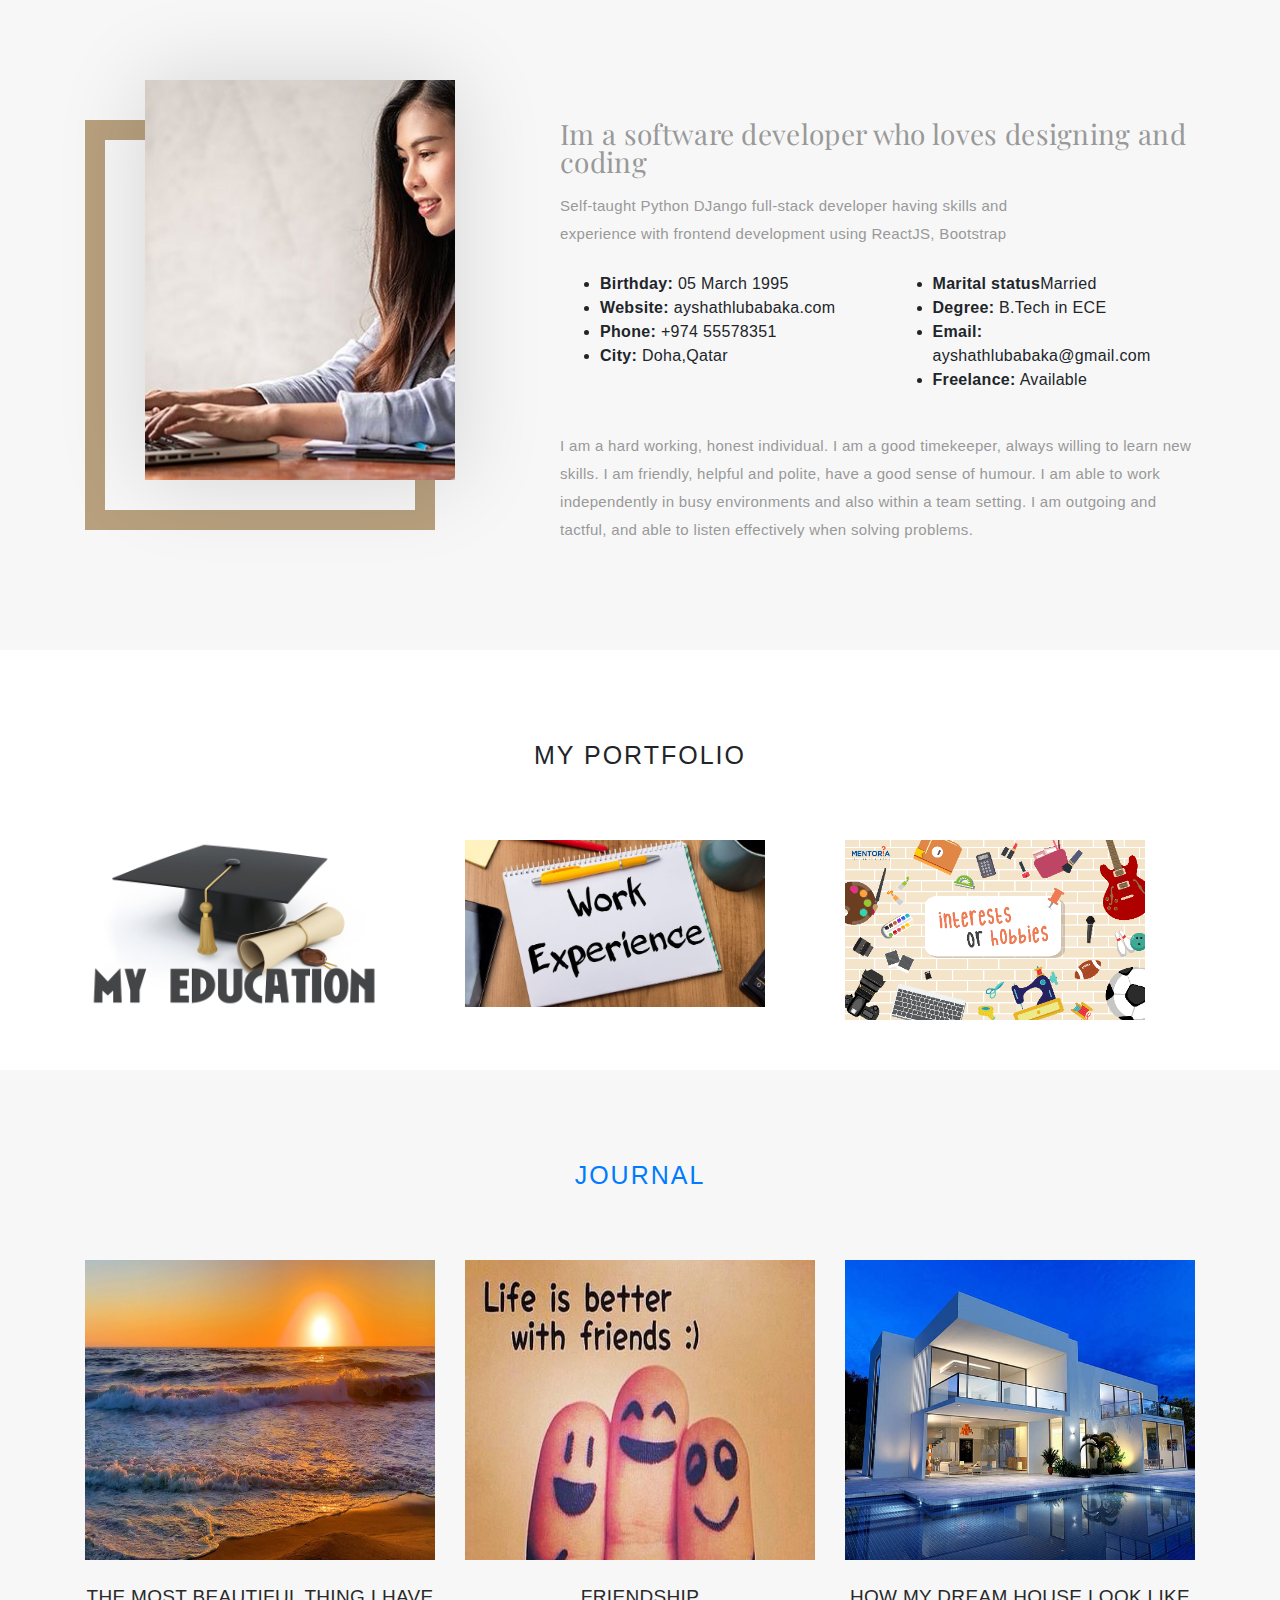
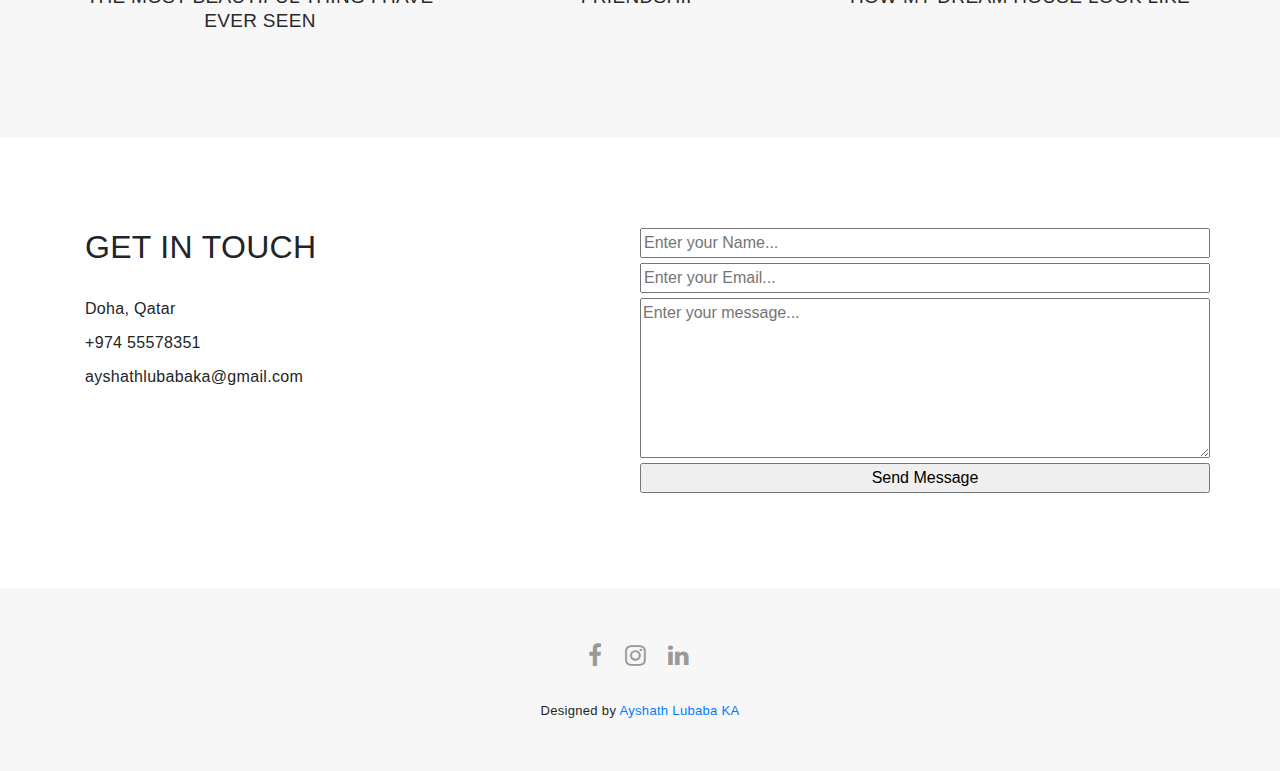
<file: personal-site/index.html>
<!DOCTYPE html>
<html lang="en">

<head>
  <meta charset="utf-8">
  <meta content="width=device-width, initial-scale=1.0" name="viewport">

  <title>Lubaba My Portfolio</title>
  <meta content="" name="description">
  <meta content="" name="keywords">

  <link href="https://fonts.googleapis.com/css?family=Poppins:300,300i,400,400i,500,500i,600,600i,700,700i|Playfair+Display:400,400i,500,500i,600,600i,700,700i,900,900i" rel="stylesheet">
  <link href="style.css" rel="stylesheet">
  <link rel="stylesheet" href="https://cdn.jsdelivr.net/npm/bootstrap@4.0.0/dist/css/bootstrap.min.css" integrity="sha384-Gn5384xqQ1aoWXA+058RXPxPg6fy4IWvTNh0E263XmFcJlSAwiGgFAW/dAiS6JXm" crossorigin="anonymous">
  <link rel="stylesheet" href="https://cdnjs.cloudflare.com/ajax/libs/font-awesome/4.7.0/css/font-awesome.min.css">
</head>

<body>

  <!-- ======= Header ======= -->
  <header id="header" class="fixed-top ">
    <div class="container d-flex align-items-center justify-content-between">

      <a href="index.html" class="logo"><img src="logo.png" alt="" class="img-fluid"></a>
     

      <nav id="navbar" class="navbar">
        <ul>
         
          <li><a class="nav-link scrollto" href="#about">Home</a></li>
          <li><a class="nav-link  scrollto" href="#portfolio">Portfolio</a></li>
          <li><a class="nav-link  scrollto" href="#journal">Blog</a></li>
          <li class="dropdown"><a href="#"><span>Projects</span> <i class="bi bi-chevron-down"></i></a>
            <ul>
              <li><a href="#">Blind Walking Stick</a></li>
              <li><a href="#">Facial Recognition Based Attendance System</a></li>
              <li><a href="#">Clone-PayPal</a></li>
            </ul>
          </li>
          <li><a class="nav-link scrollto" href="#contact">Contact</a></li>
        </ul>
        <i class="bi bi-list mobile-nav-toggle"></i>
      </nav><!-- .navbar -->

    </div>
  </header><!-- End Header -->

  
    <!-- ======= About Section ======= -->
    <div id="about" class="paddsection">
      <div class="container">
        <div class="row justify-content-between">

          <div class="col-lg-4 ">
            <div class="div-img-bg">
              <div class="about-img">
                <img src="me.jpg" class="img-responsive" alt="me">
              </div>
            </div>
          </div>

          <div class="col-lg-7">
            <div class="about-descr">

              <p class="p-heading">Im a software developer who loves designing and coding</p>
              <p class="separator">Self-taught Python DJango full-stack developer  having skills and experience with frontend development using ReactJS, Bootstrap</p>

              <br>
              <div class="row">
                <div class="col-lg-6">
                  <ul>
                    <li><strong>Birthday:</strong> <span>05 March 1995</span></li>
                    <li><strong>Website:</strong> <span>ayshathlubabaka.com</span></li>
                    <li><strong>Phone:</strong> <span>+974 55578351</span></li>
                    <li></i> <strong>City:</strong> <span>Doha,Qatar</span></li>
                  </ul>
                </div>
                <div class="col-lg-6">
                  <ul>
                    <li><strong>Marital status</strong>Married <span></span></li>
                    <li><strong>Degree:</strong> <span>B.Tech in ECE</span></li>
                    <li><strong>Email:</strong> <span>ayshathlubabaka@gmail.com</span></li>
                    <li></i> <strong>Freelance:</strong> <span>Available</span></li>
                  </ul>
                </div>
              </div>
              <br>
              <p>I am a hard working, honest individual. I am a good timekeeper, always willing to learn new skills. I am friendly, helpful and polite, have a good sense of humour. I am able to work independently in busy environments and also within a team setting. I am outgoing and tactful, and able to listen effectively when solving problems.</p>
            </div>
            </div>

          </div>
        </div>
      </div>
    </div><!-- End About Section -->

    <!-- ======= Portfolio Section ======= -->
    <div id="portfolio" class="paddsection">

      <div class="container">
        <div class="section-title text-center">
          <h2>My Portfolio</h2>
        </div>
      </div>

      <div class="container">
        <div class="row">
          <div class="col">
          <a href="Education.html"><img src="my-Education.jpg" style="width: 300px;"></a>
          </div>
          <div class="col">
            <a href="experience.html"><img src="work-experience.jpeg" style="width: 300px;"></a>
          </div>
          <div class="col">
            <a href="hobbies.html"><img src="hobbies-interests.png" style="width: 300px;">
          </div>
        </div>
      </div>

    </div>
    <!-- End Portfolio Section -->

    <!-- ======= Journal Section ======= -->
    <div id="journal" class="text-left paddsection">

      <div class="container">
        <div class="section-title text-center">
          <h2>journal</h2>
        </div>
      </div>

      <div class="container">
        <div class="journal-block">
          <div class="row">

            <div class="col-lg-4 col-md-6">
              <div class="journal-info">

                <a href="sunset-blog.html"><img src="SUNSET.jpg" class="img-responsive" alt="img" style="width: 400px; height: 300px;"></a>

                <div class="journal-txt text-center">

                  <h4><a href="sunset-blog.html">THE MOST BEAUTIFUL THING I HAVE EVER SEEN</a></h4>

                </div>

              </div>
            </div>

            <div class="col-lg-4 col-md-6">
              <div class="journal-info">

                <a href="frienship.html"><img src="friendship.jpg" class="img-responsive" alt="img" style="width: 400px; height: 300px;"></a>

                <div class="journal-txt text-center">

                  <h4><a href="frienship.html">FRIENDSHIP</a></h4>
                 

                </div>

              </div>
            </div>

            <div class="col-lg-4 col-md-6">
              <div class="journal-info">

                <a href="dream-house.html"><img src="dream-house.jpg" class="img-responsive" alt="img" style="width: 400px; height: 300px;"></a>

                <div class="journal-txt text-center">

                  <h4><a href="dream-house.html">HOW MY DREAM HOUSE LOOK LIKE</a></h4>
                 

                </div>

              </div>
            </div>

          </div>
        </div>
      </div>

    </div><!-- End Journal Section -->

    <!-- ======= Contact Section ======= -->
    <div id="contact" class="paddsection">
      <div class="container">
        <div class="contact-block1">
          <div class="row">

            <div class="col-lg-6">
              <div class="contact-contact">

                <h2 class="mb-30">GET IN TOUCH</h2>

                <ul class="contact-details">
                  <li><span>Doha, Qatar</span></li>
                  <li><span>+974 55578351</span></li>
                  <li><span>ayshathlubabaka@gmail.com</span></li>
                </ul>

              </div>
            </div>

            <div class="col-lg-6 form-submission">
            <form action="javascript:validate" name="form1" method="post" onSubmit="return validate()">
              <div class="row">
               <input type="text" placeholder="Enter your Name..." name="guestname" id="guestname">
             
              </div>
              <div class="row">
                <input type="email" placeholder="Enter your Email..." name="emailid" id="emailid">
                
              </div>
              <div class="row">
                <textarea placeholder="Enter your message..." name="message" id="message"></textarea>
               
              </div>
              <div class="row">
                <input type="submit" value="Send Message" name="submit" id="submit">
              </div>
          </form>
          </div>
          </div>
        </div>
      </div>
    </div><!-- End Contact Section -->

  </main><!-- End #main -->

  <!-- ======= Footer ======= -->
  <div id="footer" class="text-center">
    <div class="container">
      <div class="socials-media text-center">

        <ul class="list-unstyled">
          <li><a href="https://www.facebook.com/lubusaji?mibextid=ZbWKwL"><i class="fa fa-facebook"></i></a></li>
          <li><a href="https://instagram.com/aysha_lubu?igshid=ZGUzMzM3NWJiOQ=="><i class="fa fa-instagram"></i></a></li>
          <li><a href="https://www.linkedin.com/in/ayshath-lubaba-k-a-1706641ba"><i class="fa fa-linkedin"></i></a></li>
        </ul>

      </div>

      <div class="credits">
        Designed by <a href="https://bootstrapmade.com/">Ayshath Lubaba KA </a>
      </div>

    </div>
  </div><!-- End Footer -->

  <a href="#" class="back-to-top d-flex align-items-center justify-content-center"><i class="bi bi-arrow-up-short"></i></a>
  <script src="https://code.jquery.com/jquery-3.2.1.slim.min.js" integrity="sha384-KJ3o2DKtIkvYIK3UENzmM7KCkRr/rE9/Qpg6aAZGJwFDMVNA/GpGFF93hXpG5KkN" crossorigin="anonymous"></script>
  <script src="https://cdn.jsdelivr.net/npm/popper.js@1.12.9/dist/umd/popper.min.js" integrity="sha384-ApNbgh9B+Y1QKtv3Rn7W3mgPxhU9K/ScQsAP7hUibX39j7fakFPskvXusvfa0b4Q" crossorigin="anonymous"></script>
  <script src="https://cdn.jsdelivr.net/npm/bootstrap@4.0.0/dist/js/bootstrap.min.js" integrity="sha384-JZR6Spejh4U02d8jOt6vLEHfe/JQGiRRSQQxSfFWpi1MquVdAyjUar5+76PVCmYl" crossorigin="anonymous"></script>
  <script src="script.js"></script>

</body>

</html>
</file>
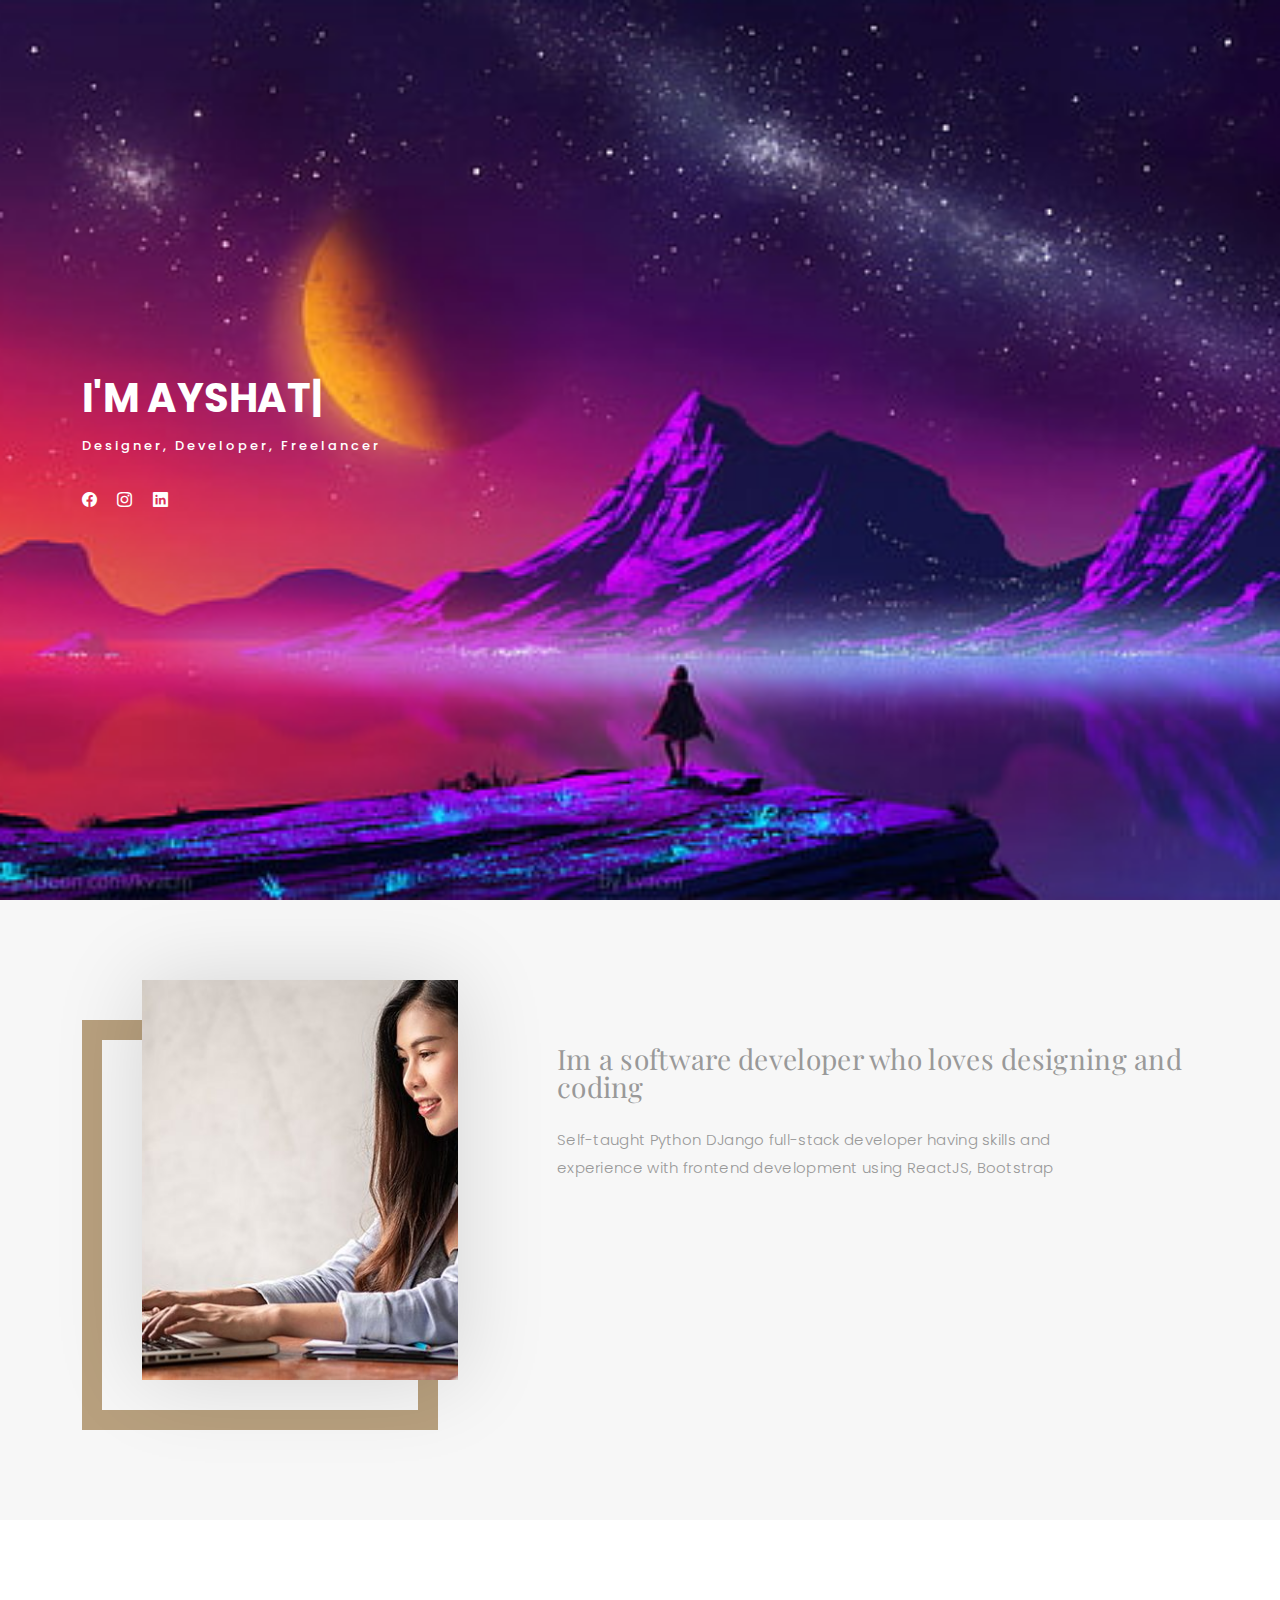
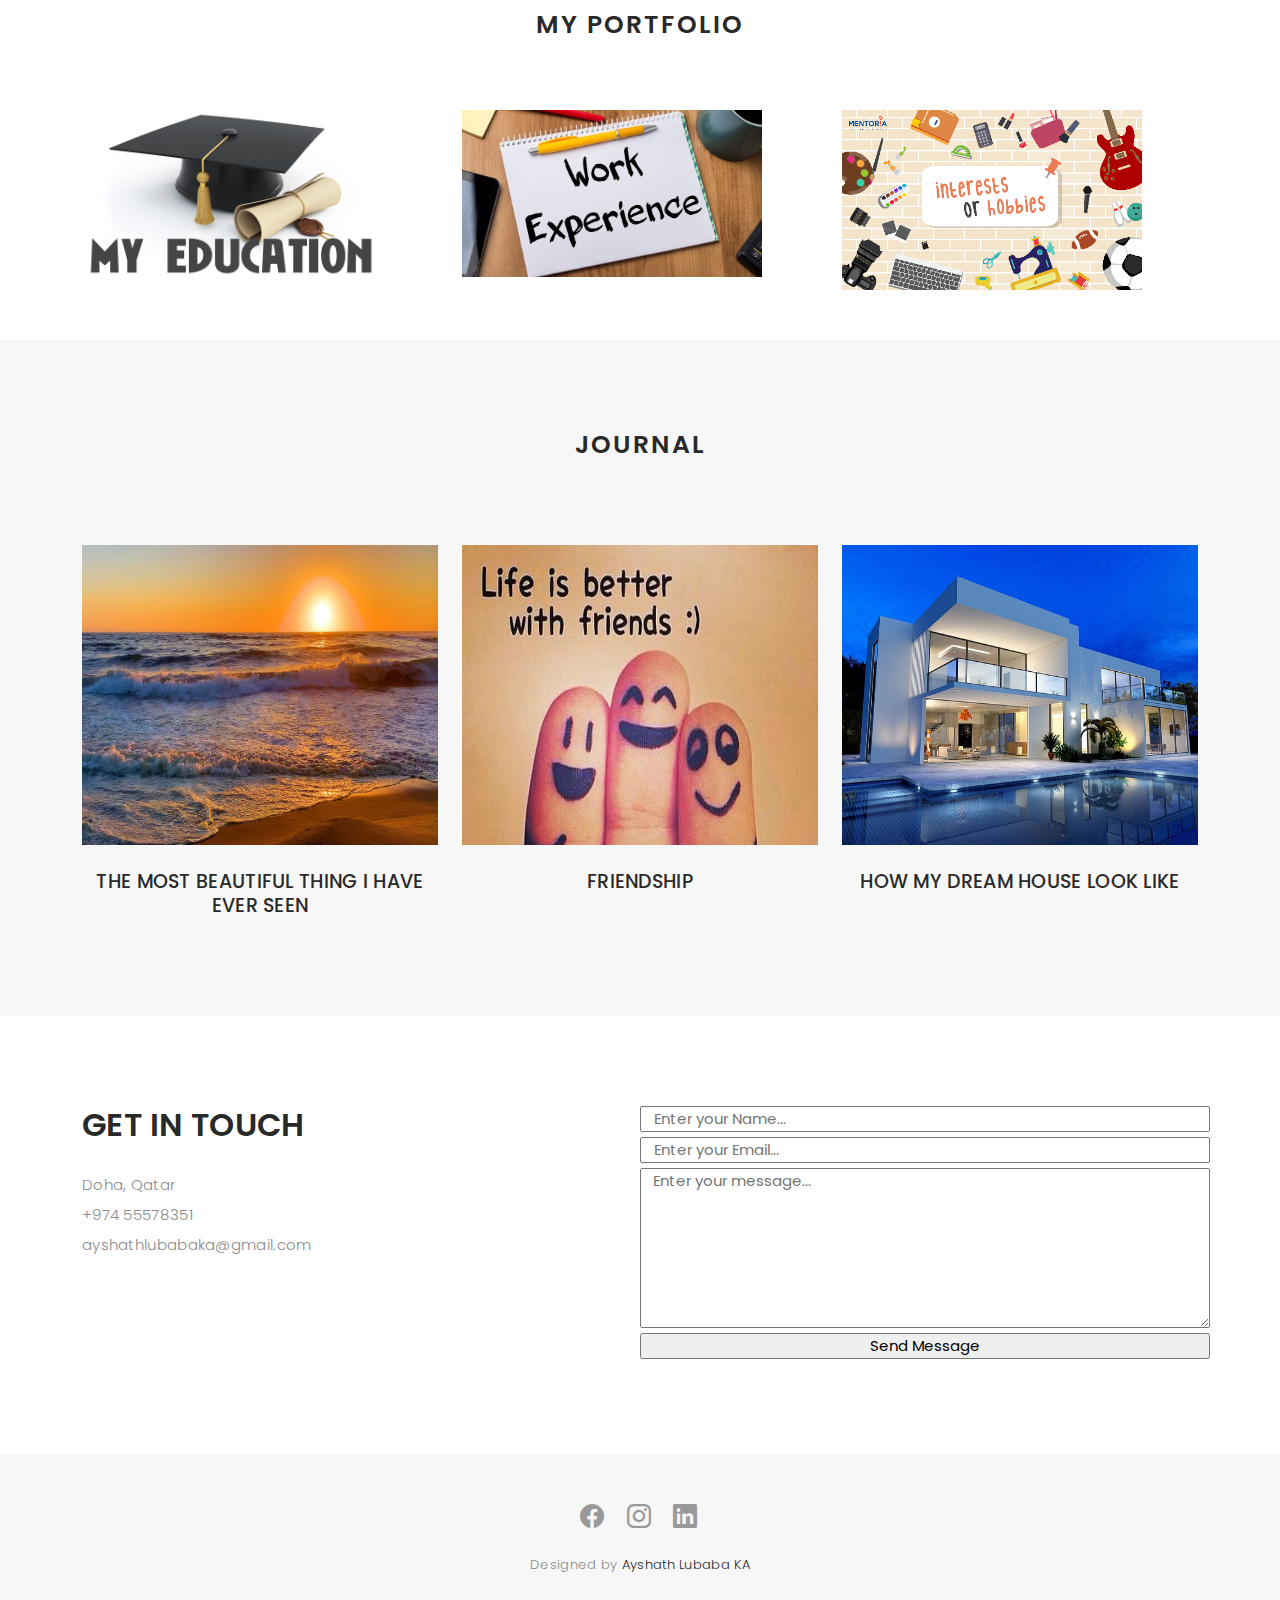
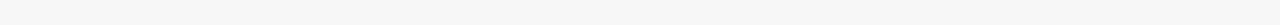
<file: portfolio/index.html>
<!DOCTYPE html>
<html lang="en">

<head>
  <meta charset="utf-8">
  <meta content="width=device-width, initial-scale=1.0" name="viewport">

  <title>Lubaba My Portfolio</title>
  <meta content="" name="description">
  <meta content="" name="keywords">

  <!-- Favicons -->
  <link href="assets/img/favicon.png" rel="icon">
  <link href="assets/img/apple-touch-icon.png" rel="apple-touch-icon">

  <!-- Google Fonts -->
  <link href="https://fonts.googleapis.com/css?family=Poppins:300,300i,400,400i,500,500i,600,600i,700,700i|Playfair+Display:400,400i,500,500i,600,600i,700,700i,900,900i" rel="stylesheet">

  <!-- Vendor CSS Files -->
  <link href="assets/vendor/bootstrap/css/bootstrap.min.css" rel="stylesheet">
  <link href="assets/vendor/bootstrap-icons/bootstrap-icons.css" rel="stylesheet">
  <link href="assets/vendor/boxicons/css/boxicons.min.css" rel="stylesheet">
  <link href="assets/vendor/glightbox/css/glightbox.min.css" rel="stylesheet">
  <link href="assets/vendor/swiper/swiper-bundle.min.css" rel="stylesheet">

  <!-- Template Main CSS File -->
  <link href="assets/css/style.css" rel="stylesheet">

  <!-- =======================================================
  * Template Name: Folio
  * Updated: Mar 10 2023 with Bootstrap v5.2.3
  * Template URL: https://bootstrapmade.com/folio-bootstrap-portfolio-template/
  * Author: BootstrapMade.com
  * License: https://bootstrapmade.com/license/
  ======================================================== -->
</head>

<body>

  <!-- ======= Header ======= -->
  <header id="header" class="fixed-top ">
    <div class="container d-flex align-items-center justify-content-between">

      <a href="index.html" class="logo"><img src="assets/img/logo.png" alt="" class="img-fluid"></a>
      <!-- Uncomment below if you prefer to use an text logo -->
      <!-- <h1 class="logo"><a href="index.html">Folio</a></h1> -->

      <nav id="navbar" class="navbar">
        <ul>
          <li><a class="nav-link scrollto active" href="#hero">Home</a></li>
          <li><a class="nav-link scrollto" href="#about">About</a></li>
          <li><a class="nav-link  scrollto" href="#portfolio">Portfolio</a></li>
          <li><a class="nav-link  scrollto" href="#journal">Blog</a></li>
          <li class="dropdown"><a href="#"><span>Projects</span> <i class="bi bi-chevron-down"></i></a>
            <ul>
              <li><a href="#">Blind Walking Stick</a></li>
              <li><a href="#">Facial Recognition Based Attendance System</a></li>
              <li><a href="#">Clone-PayPal</a></li>
            </ul>
          </li>
          <li><a class="nav-link scrollto" href="#contact">Contact</a></li>
        </ul>
        <i class="bi bi-list mobile-nav-toggle"></i>
      </nav><!-- .navbar -->

    </div>
  </header><!-- End Header -->

  <!-- ======= Hero Section ======= -->
  <div id="hero" class="home">

    <div class="container">
      <div class="hero-content">
        <h1>I'm <span class="typed" data-typed-items="Ayshath Lubaba, Designer, Developer, Freelancer"></span></h1>
        <p>Designer, Developer, Freelancer</p>

        <ul class="list-unstyled list-social">
          <li><a href="https://www.facebook.com/lubusaji?mibextid=ZbWKwL"><i class="bi bi-facebook"></i></a></li>
          <li><a href="https://instagram.com/aysha_lubu?igshid=ZGUzMzM3NWJiOQ=="><i class="bi bi-instagram"></i></a></li>
          <li><a href="https://www.linkedin.com/in/ayshath-lubaba-k-a-1706641ba"><i class="bi bi-linkedin"></i></a></li>
        </ul>
      </div>
    </div>
  </div><!-- End Hero -->

  <main id="main">

    <!-- ======= About Section ======= -->
    <div id="about" class="paddsection">
      <div class="container">
        <div class="row justify-content-between">

          <div class="col-lg-4 ">
            <div class="div-img-bg">
              <div class="about-img">
                <img src="assets/img/me.jpg" class="img-responsive" alt="me">
              </div>
            </div>
          </div>

          <div class="col-lg-7">
            <div class="about-descr">

              <p class="p-heading">Im a software developer who loves designing and coding</p>
              <p class="separator">Self-taught Python DJango full-stack developer  having skills and experience with frontend development using ReactJS, Bootstrap</p>

            </div>

          </div>
        </div>
      </div>
    </div><!-- End About Section -->

    <!-- ======= Portfolio Section ======= -->
    <div id="portfolio" class="paddsection">

      <div class="container">
        <div class="section-title text-center">
          <h2>My Portfolio</h2>
        </div>
      </div>

      <div class="container">
        <div class="row">
          <div class="col">
          <a href="Education.html"><img src="my-Education.jpg" style="width: 300px;"></a>
          </div>
          <div class="col">
            <a href="experience.html"><img src="work-experience.jpeg" style="width: 300px;"></a>
          </div>
          <div class="col">
            <a href="hobbies.html"><img src="hobbies-interests.png" style="width: 300px;">
          </div>
        </div>
      </div>

    </div>
    <!-- End Portfolio Section -->

    <!-- ======= Journal Section ======= -->
    <div id="journal" class="text-left paddsection">

      <div class="container">
        <div class="section-title text-center">
          <h2>journal</h2>
        </div>
      </div>

      <div class="container">
        <div class="journal-block">
          <div class="row">

            <div class="col-lg-4 col-md-6">
              <div class="journal-info">

                <a href="sunset-blog.html"><img src="SUNSET.jpg" class="img-responsive" alt="img" style="width: 400px; height: 300px;"></a>

                <div class="journal-txt text-center">

                  <h4><a href="sunset-blog.html">THE MOST BEAUTIFUL THING I HAVE EVER SEEN</a></h4>

                </div>

              </div>
            </div>

            <div class="col-lg-4 col-md-6">
              <div class="journal-info">

                <a href="frienship.html"><img src="friendship.jpg" class="img-responsive" alt="img" style="width: 400px; height: 300px;"></a>

                <div class="journal-txt text-center">

                  <h4><a href="frienship.html">FRIENDSHIP</a></h4>
                 

                </div>

              </div>
            </div>

            <div class="col-lg-4 col-md-6">
              <div class="journal-info">

                <a href="dream-house.html"><img src="dream-house.jpg" class="img-responsive" alt="img" style="width: 400px; height: 300px;"></a>

                <div class="journal-txt text-center">

                  <h4><a href="dream-house.html">HOW MY DREAM HOUSE LOOK LIKE</a></h4>
                 

                </div>

              </div>
            </div>

          </div>
        </div>
      </div>

    </div><!-- End Journal Section -->

    <!-- ======= Contact Section ======= -->
    <div id="contact" class="paddsection">
      <div class="container">
        <div class="contact-block1">
          <div class="row">

            <div class="col-lg-6">
              <div class="contact-contact">

                <h2 class="mb-30">GET IN TOUCH</h2>

                <ul class="contact-details">
                  <li><span>Doha, Qatar</span></li>
                  <li><span>+974 55578351</span></li>
                  <li><span>ayshathlubabaka@gmail.com</span></li>
                </ul>

              </div>
            </div>

            <div class="col-lg-6 form-submission">
            <form action="javascript:validate" name="form1" method="post" onSubmit="return validate()">
              <div class="row">
               <input type="text" placeholder="Enter your Name..." name="guestname" id="guestname">
             
              </div>
              <div class="row">
                <input type="email" placeholder="Enter your Email..." name="emailid" id="emailid">
                
              </div>
              <div class="row">
                <textarea placeholder="Enter your message..." name="message" id="message"></textarea>
               
              </div>
              <div class="row">
                <input type="submit" value="Send Message" name="submit" id="submit">
              </div>
          </form>
          </div>
          </div>
        </div>
      </div>
    </div><!-- End Contact Section -->

  </main><!-- End #main -->

  <!-- ======= Footer ======= -->
  <div id="footer" class="text-center">
    <div class="container">
      <div class="socials-media text-center">

        <ul class="list-unstyled">
          <li><a href="https://www.facebook.com/lubusaji?mibextid=ZbWKwL"><i class="bi bi-facebook"></i></a></li>
          <li><a href="https://instagram.com/aysha_lubu?igshid=ZGUzMzM3NWJiOQ=="><i class="bi bi-instagram"></i></a></li>
          <li><a href="https://www.linkedin.com/in/ayshath-lubaba-k-a-1706641ba"><i class="bi bi-linkedin"></i></a></li>
        </ul>

      </div>

      <div class="credits">
        <!--
        All the links in the footer should remain intact.
        You can delete the links only if you purchased the pro version.
        Licensing information: https://bootstrapmade.com/license/
        Purchase the pro version with working PHP/AJAX contact form: https://bootstrapmade.com/buy/?theme=Folio
      -->
        Designed by <a href="https://bootstrapmade.com/">Ayshath Lubaba KA </a>
      </div>

    </div>
  </div><!-- End Footer -->

  <a href="#" class="back-to-top d-flex align-items-center justify-content-center"><i class="bi bi-arrow-up-short"></i></a>

  <!-- Vendor JS Files -->
  <script src="assets/vendor/bootstrap/js/bootstrap.bundle.min.js"></script>
  <script src="assets/vendor/glightbox/js/glightbox.min.js"></script>
  <script src="assets/vendor/isotope-layout/isotope.pkgd.min.js"></script>
  <script src="assets/vendor/swiper/swiper-bundle.min.js"></script>
  <script src="assets/vendor/typed.js/typed.min.js"></script>
  <script src="assets/vendor/php-email-form/validate.js"></script>

  <!-- Template Main JS File -->
  <script src="assets/js/main.js"></script>

</body>

</html>
</file>
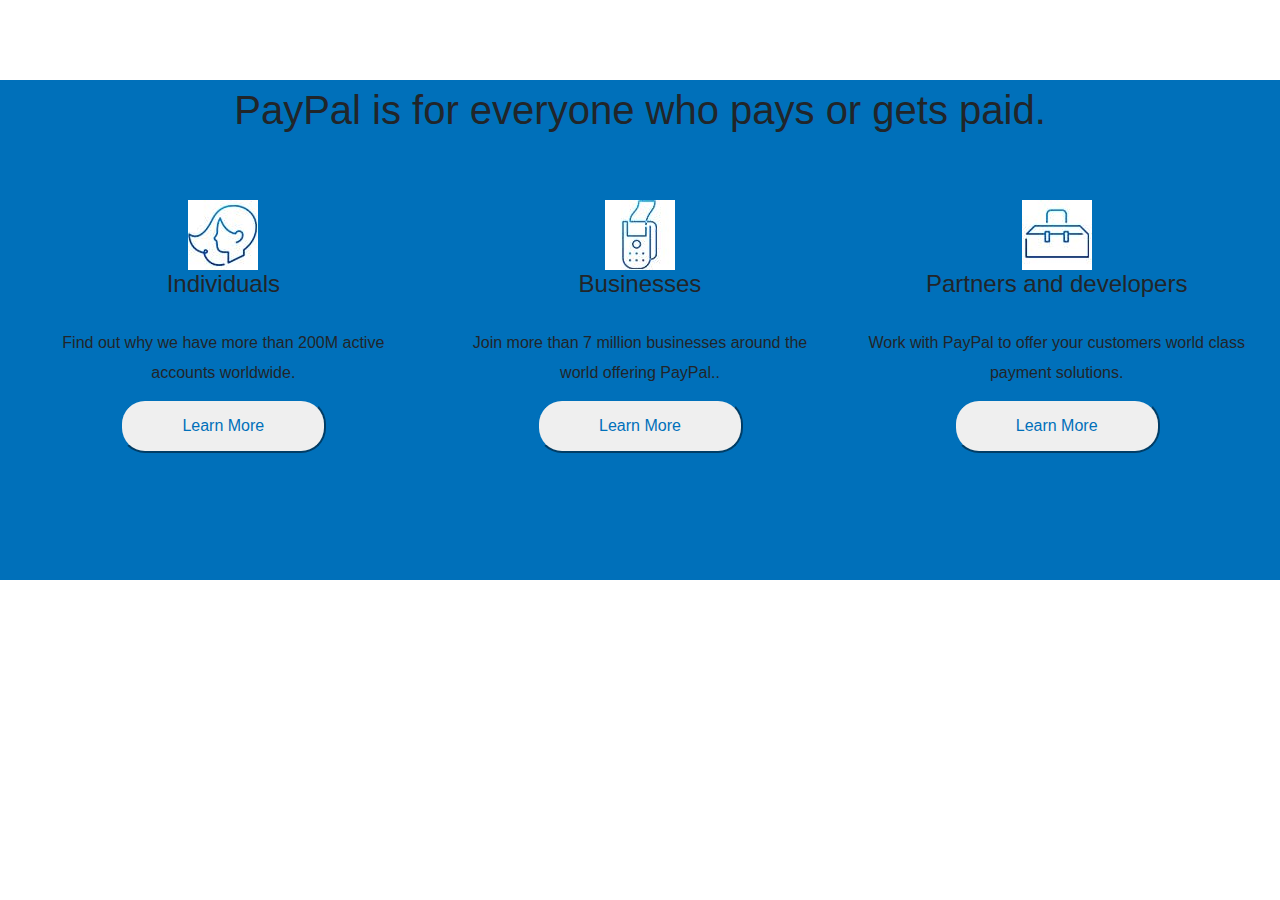
<file: clone-PayPal/container.html>
<!DOCTYPE html>
<html lang="en">
<head>
    <meta charset="UTF-8">
    <meta http-equiv="X-UA-Compatible" content="IE=edge">
    <meta name="viewport" content="width=device-width, initial-scale=1.0">
    <title>Document</title>
    <link rel="stylesheet" href="https://cdn.jsdelivr.net/npm/bootstrap@4.0.0/dist/css/bootstrap.min.css" integrity="sha384-Gn5384xqQ1aoWXA+058RXPxPg6fy4IWvTNh0E263XmFcJlSAwiGgFAW/dAiS6JXm" crossorigin="anonymous">
</head>
<body>
    <style>

.three-steps{
    background: #0070ba;
    height: 500px;
}
    .title-pay{
    text-align: center;
    margin-top: 80px;
    margin-bottom: 50px;
    font-size: 40px;
    font-weight: lighter;
  }
  .panel1{
    margin-top: 10px;
    line-height: 30px;
    text-align: center;
    font-weight: lighter;
    float: left;
  }
  
  .panel3{
    margin-top: 10px;
    line-height: 30px;
    text-align: center;
    font-weight: lighter;
    float: right;
  }
  
  .panel-btn{
    margin-top: 10px;
    padding-left: 60px;
    padding-right: 60px;
    padding-top: 10px;
    padding-bottom: 10px;
    color: #0070ba;
    border-color: #0070ba;
    border-radius: 25px;
    margin-bottom: 100px;
  }
    </style>
    
<div class="container-fluid three-steps">
    <div class=" title-pay">
        PayPal is for everyone who pays or gets paid.
    </div>


<div class="col-sm-4 panel1">
    <h4 style="height:120px"><img src="1-individuals.jpg"><br>
    Individuals</h4>
    <p style="height: 45px;">Find out why we have more than 200M active<br> accounts worldwide.</p>
    <button class="panel-btn">Learn More</button>
</div>
<div class="col-sm-4 panel1">
    <h4 style="height:120px"><img src="2-businesses.jpg"><br>
     Businesses</h4>
    <p  style="height: 45px;">Join more than 7 million businesses around the<br> world offering PayPal..</p>
    <button class="panel-btn">Learn More</button>
</div>
<div class="col-sm-4 panel3">
  <h4 style="height:120px"><img src="3-pd.jpg"><br>
   Partners and developers</h4>
   <p style="height: 45px;" >Work with PayPal to offer your customers world class<br> payment solutions.</p>
   <button class="panel-btn">Learn More</button>
</div>


</div>




    <script src="https://code.jquery.com/jquery-3.2.1.slim.min.js" integrity="sha384-KJ3o2DKtIkvYIK3UENzmM7KCkRr/rE9/Qpg6aAZGJwFDMVNA/GpGFF93hXpG5KkN" crossorigin="anonymous"></script>
    <script src="https://cdn.jsdelivr.net/npm/popper.js@1.12.9/dist/umd/popper.min.js" integrity="sha384-ApNbgh9B+Y1QKtv3Rn7W3mgPxhU9K/ScQsAP7hUibX39j7fakFPskvXusvfa0b4Q" crossorigin="anonymous"></script>
    <script src="https://cdn.jsdelivr.net/npm/bootstrap@4.0.0/dist/js/bootstrap.min.js" integrity="sha384-JZR6Spejh4U02d8jOt6vLEHfe/JQGiRRSQQxSfFWpi1MquVdAyjUar5+76PVCmYl" crossorigin="anonymous"></script>
</body>
</html>
</file>
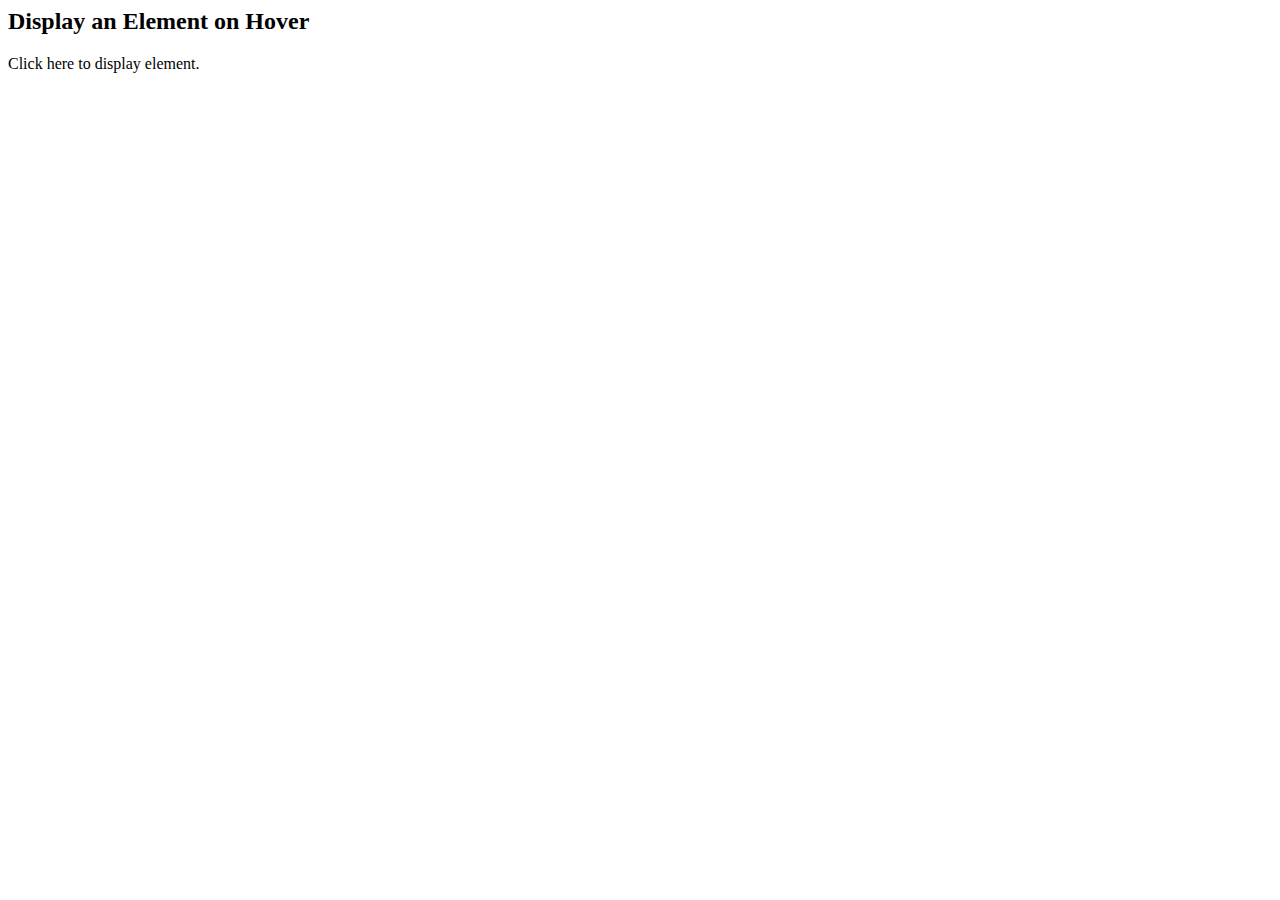
<file: clone-PayPal/sample.html>
<html>
<head>
<meta name="viewport" content="width=device-width, initial-scale=1">
<style>
	.change {
	  display: none;
	}		
	.container:hover + .change {
	  display: block;
	  color: blue;
	  font-size: 20px;
    }
</style>
</head>
<body>
    <h2>Display an Element on Hover</h2>
	<div class="container">Click here to display element.</div>
	<div class="change">You can see me only on hover</div>
</body>
</html>
</file>
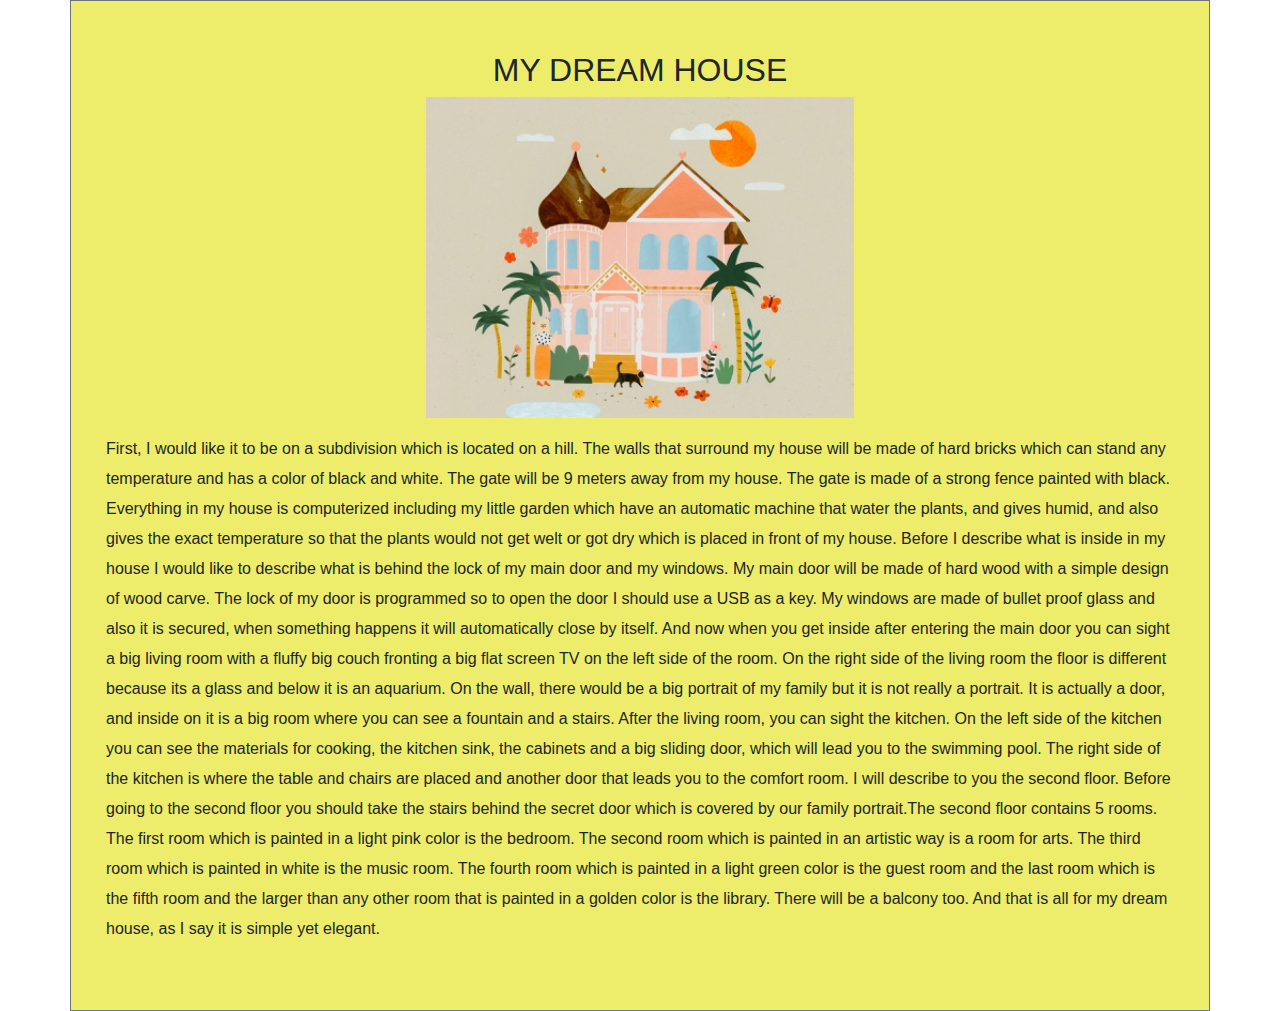
<file: My-portfolio/dream-house.html>
<!DOCTYPE html>
<html lang="en">
<head>
    <meta charset="UTF-8">
    <meta http-equiv="X-UA-Compatible" content="IE=edge">
    <meta name="viewport" content="width=device-width, initial-scale=1.0">
    <title>Journal</title>    
    <link rel="stylesheet" href="https://cdn.jsdelivr.net/npm/bootstrap@4.3.1/dist/css/bootstrap.min.css" integrity="sha384-ggOyR0iXCbMQv3Xipma34MD+dH/1fQ784/j6cY/iJTQUOhcWr7x9JvoRxT2MZw1T" crossorigin="anonymous">
</head>
<body>
    <div class="container border border-secondary " style="padding: 50px; background: rgb(237, 237, 107);">
        <div class="container-fluid text-center">
            <h2>MY DREAM HOUSE</h2>
        </div>
        <div class="row mt-2">
          
            <img src="my-dream-house.webp" alt="" style="width: 40%; height: 20%;" class="mx-auto d-block"/>
        </div>
        <div class="row mt-3" style="line-height: 30px;">
            <p> First, I would like it to be on a subdivision which is located on a hill. The walls that surround my house will be made of hard bricks which can stand any temperature and has a color of black and white. The gate will be 9 meters away from my house. The gate is made of a strong fence painted with black. Everything in my house is computerized including my little garden which have an automatic machine that water the plants, and gives humid, and also gives the exact temperature so that the plants would not get welt or got dry which is placed in front of my house.

                Before I describe what is inside in my house I would like to describe what is behind the lock of my main door and my windows. My main door will be made of hard wood with a simple design of wood carve. The lock of my door is programmed so to open the door I should use a USB as a key. My windows are made of bullet proof glass and also it is secured, when something happens it will automatically close by itself. And now when you get inside after entering the main door you can sight a big living room with a fluffy big couch fronting a big flat screen TV on the left side of the room. On the right side of the living room the floor is different because its a glass and below it is an aquarium. On the wall, there would be a big portrait of my family but it is not really a portrait. It is actually a door, and inside on it is a big room where you can see a fountain and a stairs.  After the living room, you can sight the kitchen. On the left side of the kitchen you can see the materials for cooking, the kitchen sink, the cabinets and a big sliding door, which will lead you to the swimming pool. The right side of the kitchen is where the table and chairs are placed and another door that leads you to the comfort room.
 
                I will describe to you the second floor. Before going to the second floor you should take the stairs behind the secret door which is covered by our family portrait.The second floor contains 5 rooms. The first room which  is painted in a light pink color is the bedroom. The second room which is painted in an artistic way is a room for arts. The third room which is painted in white is the music room. The fourth room which is painted in a light green color is the guest room and the last room which is the fifth room and the larger than any other room that is painted in a golden color is the library. There will be a balcony too. And that is all for my dream house, as I say it is simple yet elegant.
            </p>
        </div>
    </div>
       
            

    <script src="https://code.jquery.com/jquery-3.3.1.slim.min.js" integrity="sha384-q8i/X+965DzO0rT7abK41JStQIAqVgRVzpbzo5smXKp4YfRvH+8abtTE1Pi6jizo" crossorigin="anonymous"></script>
<script src="https://cdn.jsdelivr.net/npm/popper.js@1.14.7/dist/umd/popper.min.js" integrity="sha384-UO2eT0CpHqdSJQ6hJty5KVphtPhzWj9WO1clHTMGa3JDZwrnQq4sF86dIHNDz0W1" crossorigin="anonymous"></script>
<script src="https://cdn.jsdelivr.net/npm/bootstrap@4.3.1/dist/js/bootstrap.min.js" integrity="sha384-JjSmVgyd0p3pXB1rRibZUAYoIIy6OrQ6VrjIEaFf/nJGzIxFDsf4x0xIM+B07jRM" crossorigin="anonymous"></script>
</body>
</html>
</file>
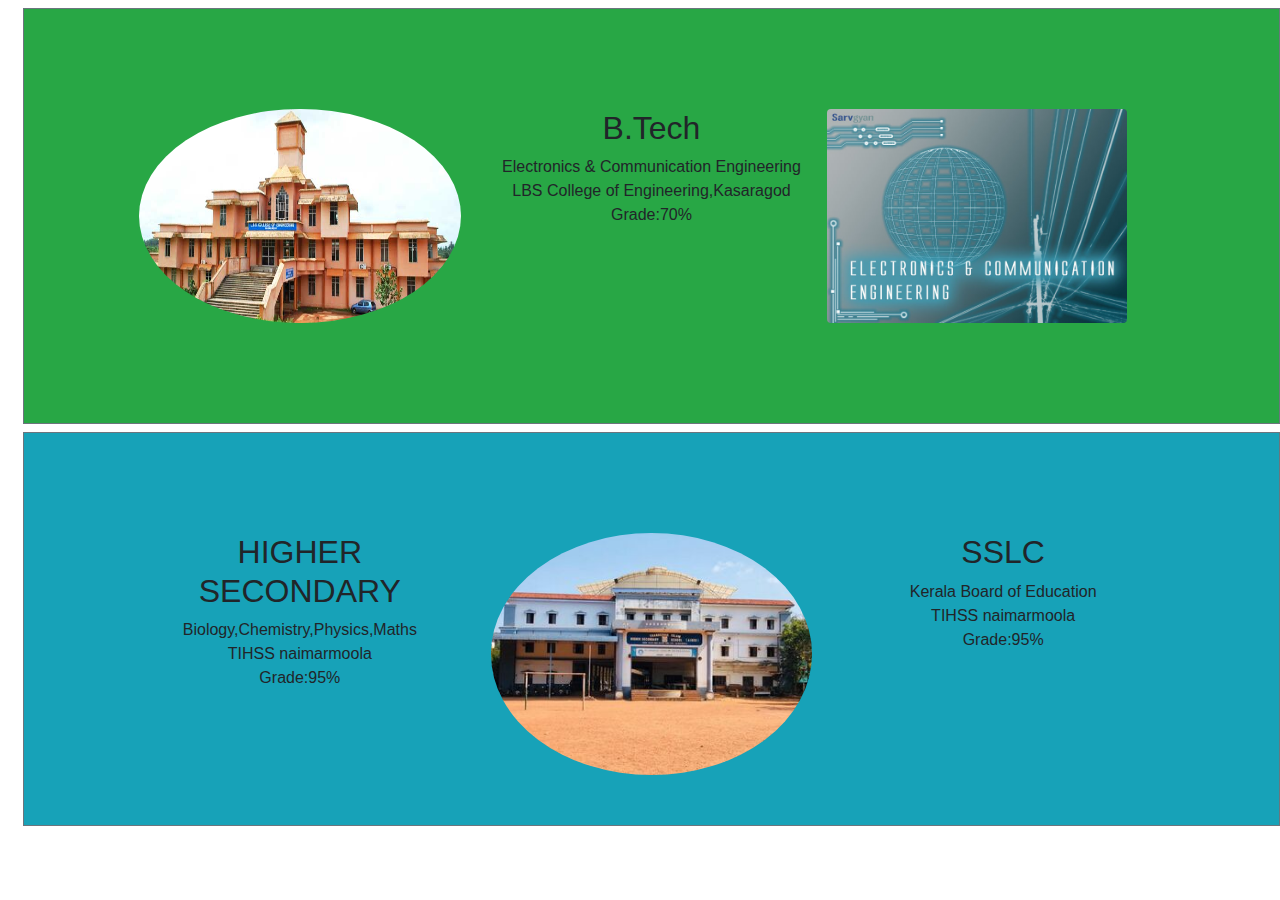
<file: My-portfolio/Education.html>
<!DOCTYPE html>
<html lang="en">
<head>
    <meta charset="UTF-8">
    <meta http-equiv="X-UA-Compatible" content="IE=edge">
    <meta name="viewport" content="width=device-width, initial-scale=1.0">
    <title>Education</title>

    
    <link rel="stylesheet" href="https://cdn.jsdelivr.net/npm/bootstrap@4.3.1/dist/css/bootstrap.min.css" integrity="sha384-ggOyR0iXCbMQv3Xipma34MD+dH/1fQ784/j6cY/iJTQUOhcWr7x9JvoRxT2MZw1T" crossorigin="anonymous">
<body>
    <div class="container-fluid">
        <div class="row border border-secondary ml-2 mt-2 bg-success" style="padding:100px;">
            
                <img src="lbs college.jpeg" alt="" class="rounded-circle col-4" style="width:300px ">
                <div class="col-4 rounded-pill" style="text-align: center;">
                  <h2 style="font-family: 'Franklin Gothic Medium', 'Arial Narrow', Arial, sans-serif;">B.Tech</h2>
                  <p>Electronics & Communication Engineering<br>LBS College of Engineering,Kasaragod<br>Grade:70%</p>
                </div>
                <img src="electronics-communication-engineering-image.jpg" alt="" style="width: 300px;" class="rounded">
        </div>
            
         <div class="row border border-secondary mt-2 mb-2 ml-2 bg-info" style="padding: 100px; padding-bottom: 50px;">
            <div class="col-4 rounded-pill" style="text-align: center;">
               <h2 style="font-family: 'Franklin Gothic Medium', 'Arial Narrow', Arial, sans-serif;" >HIGHER SECONDARY</h2>
               <p>Biology,Chemistry,Physics,Maths<br>TIHSS naimarmoola<br>Grade:95%</p>
            </div>
            <img src="tihss-2.jpeg" alt="" class="rounded-circle col-4" >
            <div class="col-4 rounded-pill" style="text-align: center;">
              <h2 style="font-family: 'Franklin Gothic Medium', 'Arial Narrow', Arial, sans-serif;">SSLC</h2>
              <p>Kerala Board of Education<br>TIHSS naimarmoola<br>Grade:95%</p>
            </div>
        </div>

    </div>
    
    <script src="https://code.jquery.com/jquery-3.3.1.slim.min.js" integrity="sha384-q8i/X+965DzO0rT7abK41JStQIAqVgRVzpbzo5smXKp4YfRvH+8abtTE1Pi6jizo" crossorigin="anonymous"></script>
<script src="https://cdn.jsdelivr.net/npm/popper.js@1.14.7/dist/umd/popper.min.js" integrity="sha384-UO2eT0CpHqdSJQ6hJty5KVphtPhzWj9WO1clHTMGa3JDZwrnQq4sF86dIHNDz0W1" crossorigin="anonymous"></script>
<script src="https://cdn.jsdelivr.net/npm/bootstrap@4.3.1/dist/js/bootstrap.min.js" integrity="sha384-JjSmVgyd0p3pXB1rRibZUAYoIIy6OrQ6VrjIEaFf/nJGzIxFDsf4x0xIM+B07jRM" crossorigin="anonymous"></script>
</body>
</html>
</file>
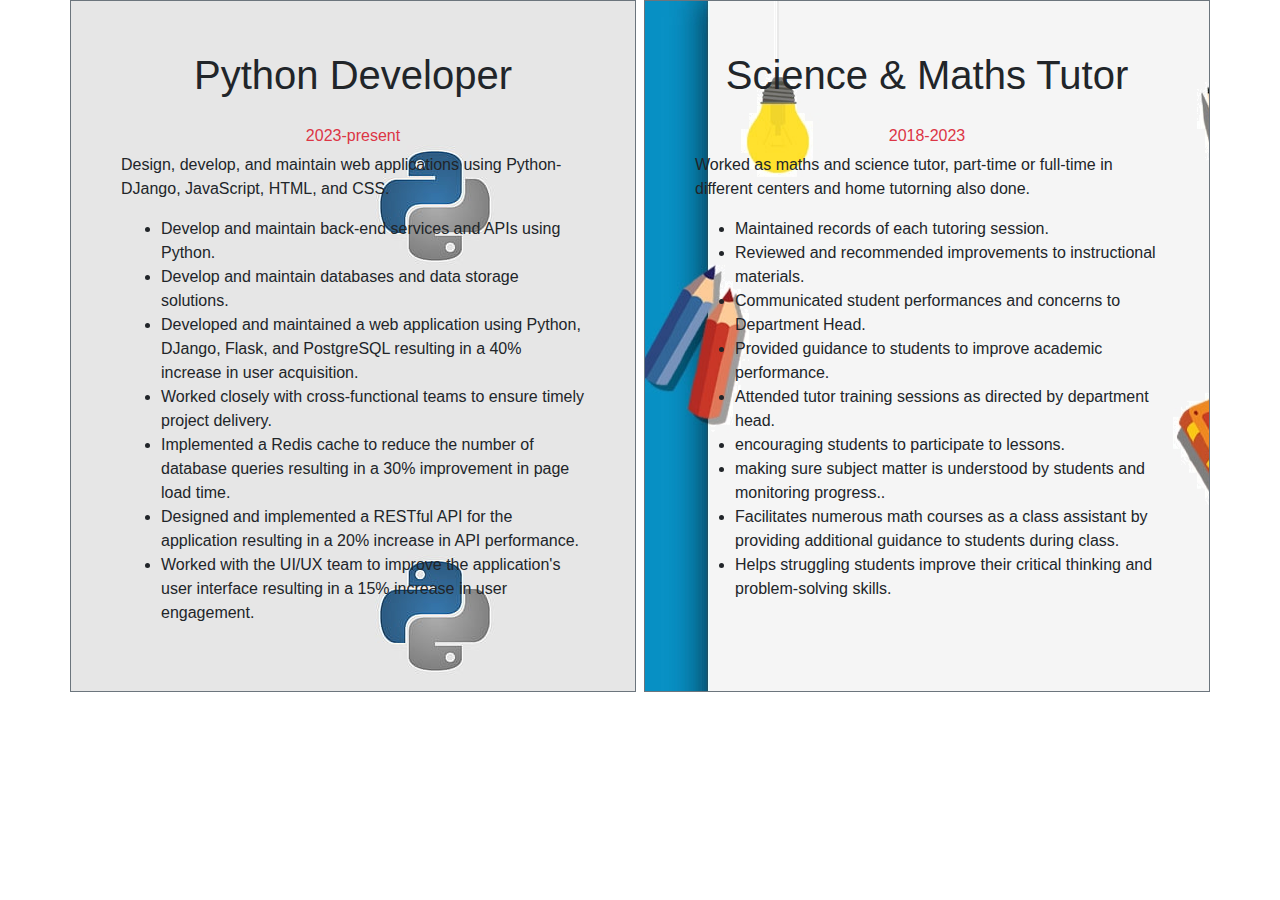
<file: My-portfolio/experience.html>
<!DOCTYPE html>
<html lang="en">
<head>
    <meta charset="UTF-8">
    <meta http-equiv="X-UA-Compatible" content="IE=edge">
    <meta name="viewport" content="width=device-width, initial-scale=1.0">
    <title>Experience</title>    
    <link rel="stylesheet" href="https://cdn.jsdelivr.net/npm/bootstrap@4.3.1/dist/css/bootstrap.min.css" integrity="sha384-ggOyR0iXCbMQv3Xipma34MD+dH/1fQ784/j6cY/iJTQUOhcWr7x9JvoRxT2MZw1T" crossorigin="anonymous">
</head>
<body>
    <div class="container">
        <div class="row" >
            <div class="col border border-secondary mr-2 bg-image" style=" padding: 50px; background-image: url('python.jpg');">
            <h1 style="font-family: 'Franklin Gothic Medium', 'Arial Narrow', Arial, sans-serif; text-align: center;">Python Developer</h1>
            <h6 class="text-danger" style="text-align: center;"><br>2023-present</h6>
            <p>Design, develop, and maintain web applications using Python-DJango, JavaScript, HTML, and CSS.
                <ul>
                    <li> Develop and maintain back-end services and APIs using Python.</li>
                    <li>Develop and maintain databases and data storage solutions.</li>
                    <li>Developed and maintained a web application using Python, DJango, Flask, and PostgreSQL resulting in a 40% increase in user acquisition.</li>
                    <li>Worked closely with cross-functional teams to ensure timely project delivery.</li>
                    <li>Implemented a Redis cache to reduce the number of database queries resulting in a 30% improvement in page load time.</li>
                    <li>Designed and implemented a RESTful API for the application resulting in a 20% increase in API performance.</li>
                    <li>Worked with the UI/UX team to improve the application's user interface resulting in a 15% increase in user engagement.</li></p>
                </ul>
            </div>
            <div class="col border border-secondary bg-image" style="padding: 50px; background-image: url('tutor.jpg');">
                <h1 style="font-family: 'Franklin Gothic Medium', 'Arial Narrow', Arial, sans-serif; text-align: center;">Science & Maths Tutor</h1>
                <h6 class="text-danger" style="text-align: center;"><br>2018-2023</h6>
               
                <p>Worked as maths and science tutor, part-time or full-time in different centers and home tutorning also done.</p>
                    <ul>
                        <li>Maintained records of each tutoring session.</li>
                        <li>Reviewed and recommended improvements to instructional materials.</li>
                        <li>Communicated student performances and concerns to Department Head.</li>
                        <li>Provided guidance to students to improve academic performance.</li>
                        <li>Attended tutor training sessions as directed by department head.</li>
                        <li>encouraging students to participate to lessons.</li>
                        <li>making sure subject matter is understood by students and monitoring progress..</li>
                        <li>Facilitates numerous math courses as a class assistant by providing additional guidance to students during class.</li>
                        <li>Helps struggling students improve their critical thinking and problem-solving skills.</li>
                    </ul>
                </div>
        </div>
    </div>
    
    <script src="https://code.jquery.com/jquery-3.3.1.slim.min.js" integrity="sha384-q8i/X+965DzO0rT7abK41JStQIAqVgRVzpbzo5smXKp4YfRvH+8abtTE1Pi6jizo" crossorigin="anonymous"></script>
<script src="https://cdn.jsdelivr.net/npm/popper.js@1.14.7/dist/umd/popper.min.js" integrity="sha384-UO2eT0CpHqdSJQ6hJty5KVphtPhzWj9WO1clHTMGa3JDZwrnQq4sF86dIHNDz0W1" crossorigin="anonymous"></script>
<script src="https://cdn.jsdelivr.net/npm/bootstrap@4.3.1/dist/js/bootstrap.min.js" integrity="sha384-JjSmVgyd0p3pXB1rRibZUAYoIIy6OrQ6VrjIEaFf/nJGzIxFDsf4x0xIM+B07jRM" crossorigin="anonymous"></script>
</body>
</html>
</file>
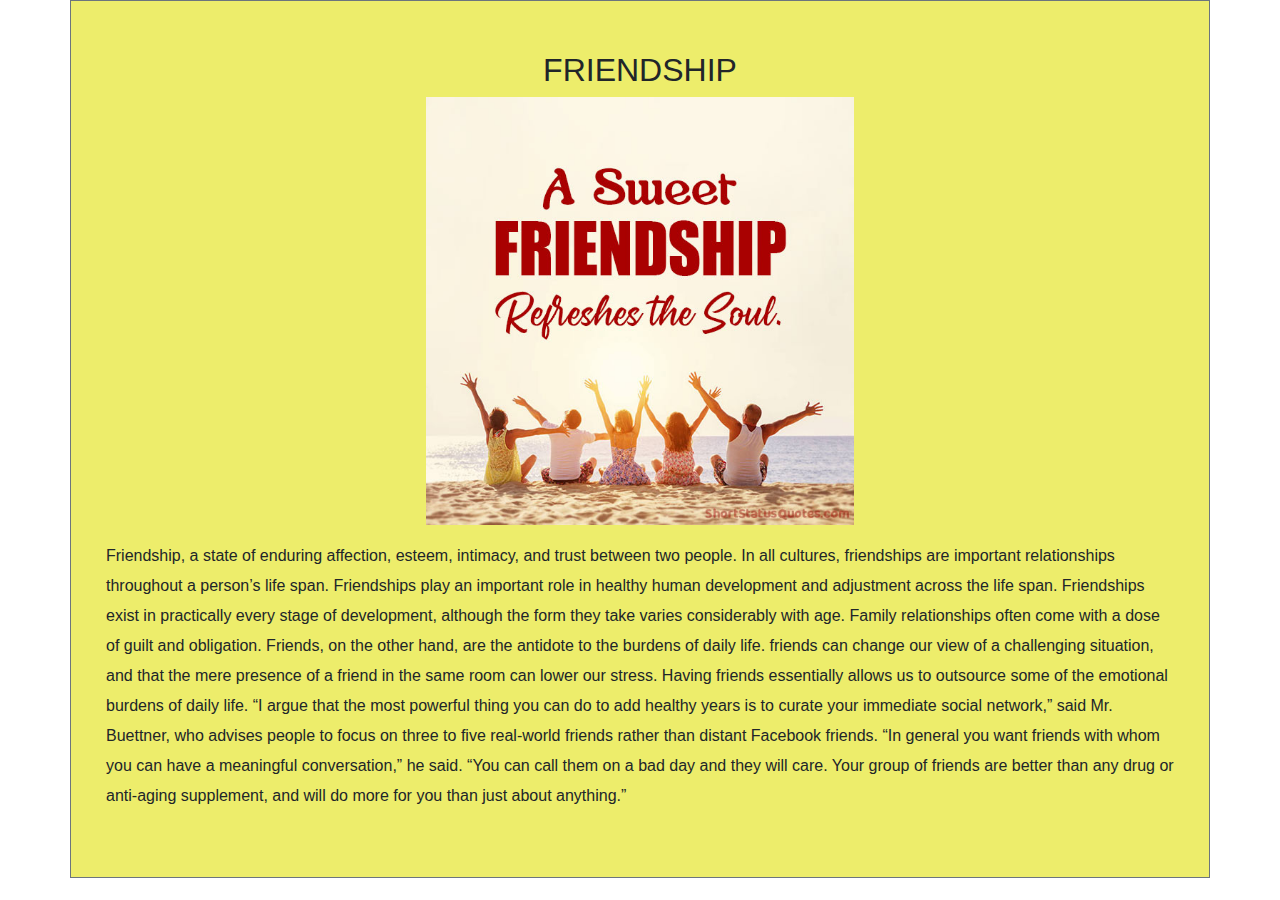
<file: My-portfolio/frienship.html>
<!DOCTYPE html>
<html lang="en">
<head>
    <meta charset="UTF-8">
    <meta http-equiv="X-UA-Compatible" content="IE=edge">
    <meta name="viewport" content="width=device-width, initial-scale=1.0">
    <title>Journal</title>    
    <link rel="stylesheet" href="https://cdn.jsdelivr.net/npm/bootstrap@4.3.1/dist/css/bootstrap.min.css" integrity="sha384-ggOyR0iXCbMQv3Xipma34MD+dH/1fQ784/j6cY/iJTQUOhcWr7x9JvoRxT2MZw1T" crossorigin="anonymous">
</head>
<body>
    <div class="container border border-secondary " style="padding: 50px; background: rgb(237, 237, 107);">
        <div class="container-fluid text-center">
            <h2>FRIENDSHIP</h2>
        </div>
        <div class="row mt-2">
          
            <img src="Friendship-Status.jpg" alt="" style="width: 40%; height: 20%;" class="mx-auto d-block"/>
        </div>
        <div class="row mt-3" style="line-height: 30px;">
            <p>Friendship, a state of enduring affection, esteem, intimacy, and trust between two people. In all cultures, friendships are important relationships throughout a person’s life span.
                Friendships play an important role in healthy human development and adjustment across the life span. Friendships exist in practically every stage of development, although the form they take varies considerably with age.
                Family relationships often come with a dose of guilt and obligation. Friends, on the other hand, are the antidote to the burdens of daily life.
                friends can change our view of a challenging situation, and that the mere presence of a friend in the same room can lower our stress. Having friends essentially allows us to outsource some of the emotional burdens of daily life.
                “I argue that the most powerful thing you can do to add healthy years is to curate your immediate social network,” said Mr. Buettner, who advises people to focus on three to five real-world friends rather than distant Facebook friends. “In general you want friends with whom you can have a meaningful conversation,” he said. “You can call them on a bad day and they will care. Your group of friends are better than any drug or anti-aging supplement, and will do more for you than just about anything.”
            </p>
        </div>
    </div>
       
            

    <script src="https://code.jquery.com/jquery-3.3.1.slim.min.js" integrity="sha384-q8i/X+965DzO0rT7abK41JStQIAqVgRVzpbzo5smXKp4YfRvH+8abtTE1Pi6jizo" crossorigin="anonymous"></script>
<script src="https://cdn.jsdelivr.net/npm/popper.js@1.14.7/dist/umd/popper.min.js" integrity="sha384-UO2eT0CpHqdSJQ6hJty5KVphtPhzWj9WO1clHTMGa3JDZwrnQq4sF86dIHNDz0W1" crossorigin="anonymous"></script>
<script src="https://cdn.jsdelivr.net/npm/bootstrap@4.3.1/dist/js/bootstrap.min.js" integrity="sha384-JjSmVgyd0p3pXB1rRibZUAYoIIy6OrQ6VrjIEaFf/nJGzIxFDsf4x0xIM+B07jRM" crossorigin="anonymous"></script>
</body>
</html>
</file>
<file: clone-PayPal/style.css>
body{
    margin:0;
    padding: 0;
}


/*navbar*/

.logo-img{
    width: 150px;
    margin-left: 30%;
    margin-top: 10px;
    margin-right: 300px;
}

.nav-link{
    color: black;
    padding:15px;
    font-size: 15px;
    font-weight: 600;
    letter-spacing: 1px;
    line-height: 2.7;
    text-transform: uppercase;

}
.nav-item:hover{
    cursor: pointer;
    border-bottom: solid 3px rgb(61, 61, 135);
}

.btn1{
    border-radius: 25px;
    border: solid;
    border-width: 1px ;
    font-size: 12px;
    font-weight: bold;
    color:#0070ba;
    padding-top: 12px;
    padding-bottom: 8px;
    padding-left: 15px;
    padding-right: 15px;
    width: 80px;
    background-color: white;
    border-color:#0070ba;
    box-shadow: none;
    z-index: 0;
}
.btn1:hover{
  cursor: pointer;
  background: #f1f1f1;
}
.btn2{
    margin-left: 8px;
    border-radius: 25px;
    border: solid;
    border-width: 1px ;
    font-size: 12px;
    font-weight: bold;
    color:white;
    padding-top: 8px;
    padding-bottom: 8px;
    padding-left: 15px;
    padding-right: 15px;
    width: 80px;
    background-color:#0070ba;
    box-shadow: none;
    z-index: 1;
}
.btn2:hover{
  cursor: pointer;
  background: #003087;
}
.dropbtn {
  color: white;
  padding: 16px;
  font-size: 16px;
  border: none;
}

.dropdown {
  position: relative;
  display: inline-block;
}

.dropdown-content {
  display: none;
  position: absolute;
  background-color: #f1f1f1;
  min-width: 160px;
  box-shadow: 0px 8px 16px 0px rgba(0,0,0,0.2);
  z-index: 1;
}
.dropdown-content div {
  color: black;
  padding: 12px 16px;
  text-decoration: none;
  display: block;
}


/*navbox*/

  .navbar .nav-item .dropdown-menu{
     display: none; 
    }
	.navbar .nav-item:hover .dropdown-menu{
     display: block; 
    }
	.navbar .nav-item .dropdown-menu{
     margin-top:0; 
    }


.nav-box1{
  
    width: 100%;
    height: 160px;
    background:hwb(231 13% 35%);
   
}
.nav-box2{
   
    width: 100%;
    height: 140px;
    background:hwb(231 13% 35%);
}

/*homepage*/

.centered {
    position: absolute;
    font-family: pp-sans-big-light,Helvetica Neue,Arial,sans-serif;
    color: white;
    text-align: center;
    top: 30%;
    left: 50%;
    transform: translate(-50%, -50%);
    font-size: 40px;
  }
  .button-div{
    position: absolute;
    top: 45%;
    left:38%;

  }
  .sign-btn{
    width: 350px;
    height: 45px;
    background: #0070ba;
    border-radius: 25px;
    color: white;
    box-shadow: none;
    font-weight: bold;
    border: 0cm;
    margin-top: 20px;
    margin-bottom: 20px;
  }
  .sign-btn:active{
    text-decoration: underline;
  }
  .sign-btn:hover{
    cursor: pointer;
    background: #003087;
  }
  .img-text{
    position: absolute;
    top: 55%;
    left: 40%;
    color: white;
  }
  .img-text a{
    color: white;
    font-weight: bold;
  }
  .img-text a:hover{
    color: white;
  }

  /*threepanel*/

  
  
  .title-pay{
    text-align: center;
    margin-top: 80px;
    margin-bottom: 50px;
    font-size: 40px;
    font-weight: lighter;
  }
  .panel1{
    margin-top: 20px;
    line-height: 30px;
    text-align: center;
    font-weight: lighter;
    
  }
  
  .panel3{
    margin-top: 20px;
    line-height: 30px;
    text-align: center;
    font-weight: lighter;

  }
  
  .panel-btn{
    margin-top: 10px;
    padding-left: 60px;
    padding-right: 60px;
    padding-top: 10px;
    padding-bottom: 10px;
    color: #0070ba;
    border-color: #0070ba;
    border-radius: 25px;
    margin-bottom: 100px;
  }
  .panel-btn:hover{
    cursor: pointer;
  }

  /*threesteps*/

  .threesteps{
    background: #f1f1f1;
    justify-content: center;
    padding-top: 20px;
  }
  .title-steps{
   justify-content: center;
    margin-bottom: 30px;
    font-size: 30px;
    font-weight: lighter;
  }
  .buyersSellers{
    justify-content: center;
    color:#666666 ;
    margin-top: 10px;
    padding: 10px;
    font-size: 14px;
    text-decoration: none;
  }
  #buyer-btn{
    border: none;

  }
  #buyer-btn:active{
    border: none;
    outline: none;
    border-bottom: solid 1px;
  }
  #buyer-btn:focus{
    outline: 0;
    border-bottom: solid 1px;
  }
  #buyer-btn:hover{
    cursor: pointer;
  }
  #seller-btn{
    border: none;
  }
  #seller-btn:active{
    border: none;
    outline: none;
    border-bottom: solid 1px;
  }
  #seller-btn:focus{
    outline: 0;
    border-bottom: solid 1px;
  }
  #buyer-btn:hover{
    cursor: pointer;
  }
  #buyers{
    display: block;
  }
  #sellers{
    display: none;
  }
  
  .ind-btn{
    justify-content: center;
    padding-left: 60px;
    padding-right: 60px;
    padding-top: 13px;
    padding-bottom: 13px;
    color: #0070ba;
    border-color: #0070ba;
    border-radius: 25px;
    margin-top: 50px;
    margin-bottom: 80px;
  }
  .ind-btn{
    cursor: pointer;
  }

  /*joinAccount*/

.join{
 padding-top: 50px;
  background: #003087;
  color: white;
  padding-bottom: 5%;
}



.join-title{
  width: 100%;
    letter-spacing: 2px;
    height: 2rem;
    font-size: 2rem;
    font-weight: lighter;
    padding-bottom: 100px;
}
.security{
  margin-left: 100px;
  font-family: pp-sans-big-light,Helvetica Neue,Arial,sans-serif;
  font-size: 15px;
    font-weight:lighter;
    line-height: 1.5;

}

/*getStarted*/
.start1{
  background: #f7f9fa;
}
.start{
  padding-top: 5%;
  font-size: 25px;
  color: #666;;
}

/*Footer*/

.footer{
  margin-top: 20px;
  margin-left: 150px;
}
.footer-row1{
  border-bottom: dotted 1px gray;
  width: 85%;
}
.flag{
  width: 20%;
}

.footer-para{
  width: 80%;
  font-size: 12px;
  font-family: pp-sans-small-regular,Helvetica Neue,Arial,sans-serif;
  font-weight: 400;
}
</file>
<file: clone-range Rover/style.css>
.header{
    width: 100%;
    height: 130px;
    
}
.navbar{
    width: 100%;
    height: 70px;
    border: rgb(229, 220, 220);
    border-style: groove;
    border-top-width: 1px;
    border-bottom-width: 0;
    border-left-width: 0;
}
.logo{
    width: 8%;
    height: 100%;
    float: left;
}
.nav{
    width: 90%;
    height: 100%;
    float: left;
}
ul{
    list-style-type: none;
    padding-top: 10px;
}

li{
    display: inline;
    padding-left: 15px;
}
a{
    text-decoration: none;
    font-family: AvenirNext,Arial,Helvetica,sans-serif;
    font-size: 11px;
    letter-spacing: .11pc;
    font-weight: 600;
    color: #0C121C;
}
.nav img{
    height: 35px;
    width: 35px;
}
.second-line{
    width: 100%;
    height: 40px;
    border: rgb(229, 220, 220);
    border-style: groove;
    border-width: 1px;
    border-left-width: 0;
}
.select-option{
    width: 250px;
    height: 30px;
    padding-top: 10px;
    padding-left: 30px;
    float: left;
    background:  #54616b;
    border: #0C121C;
}
select{
    border: none;
    outline: none;
    text-decoration: none;
    font-family: AvenirNext,Arial,Helvetica,sans-serif;
    font-size: 11px;
    letter-spacing: .11pc;
    font-weight: 600;
    color: white;
    background:  #54616b;
}
.overview{
    padding-left: 10px;
    padding-top: 10px;
    width: 10%;
    height: 40px;
    float: left;
    
}
.body1{
    margin-left: 80px;
   margin-top: 0;
  
   
}
.capt{
    width: 70%;
   height: 100px;
    float: left;
}
.video-control{
    position: relative;
    top: 0;
    left: 0;
    width: 1300px;
    height: 600px;
}
h2{
    font-size: 35px;
    font-weight: 550;
    font-family: Arial,Helvetica,sans-serif;
}
.submit-btn{
    margin-top: 50px;
    float: left;
    width: 30%;
    height: 100px;
}
.submit-btn:hover{
    cursor: pointer;
}
.customer{
   
    height: 600px;
    width: 100%;
    
}

.box{
    margin-top: 60px;
    padding-left: 10px;
    height: 200px;
    width: 24%;
    background: whitesmoke;
    border-right: solid grey 1px;
    float: left;

}
.box:hover{
    cursor: pointer;
    background: gainsboro;
    text-decoration: underline;
}
.body2{
    height: 400px;
    width: 100%;

}
.para{
    margin-left: 50px;
    height: 400px;
    width:70%;
    font-size: 32px;
    letter-spacing: .11pc;
    float: left;
}

.certify img{
    float: left;
    width: 300px;
    height: 180px;
}
.body3{
    width: 100%;
    height: 350px;
    padding-top: 40px;
    padding:40px;
    background: whitesmoke;
}
.body3-text{
    width: 100%;
    height: 300px;
    background: rgb(173, 122, 29);
}
h6{
    font-size: 30px;
    color: white;
    font-family: Arial,Helvetica,sans-serif;
    font-weight: lighter;
}
.informed{
    font-size: 10px;
    color: white;
}
h1{
    text-align: center;
    font-family: Arial,Helvetica,sans-serif;
    font-size: 40px;
    letter-spacing: .11pc;
}
.body4{
    width: 100%; 
    height: 1600px;
   
}
.body5{
    width: 100%; 
    height: 1450px;
    padding-top: 50px;
    padding-left: 50px;
    background: whitesmoke;
}
.box1{
    float: left;
    margin-top: 60px;
    height: 400px;
    width: 24.2%;
    margin-bottom: 50px;
    border-bottom: solid gray 1px;
}

.body6{
    width: 100%; 
    height: 1100px;
    align-items: center;
}
.explore-button{
   margin-top: 100px;
   margin-left: 50px;
}
.body7{
    width: 100%; 
    height: 1300px;
    padding-top: 50px;
    padding-left: 50px;
    background: whitesmoke;

}
.body8{
    width: 100%; 
    height: 700px;
    padding-top: 50px;
    padding-left: 50px;
}
.box3{
    margin-left: 50px;
    float: left;
    width: 28%;
}
.body9-navbar{
    margin-top: 100PX;
    margin-left: 30%;
}
.body9-navbar input{
    width: 150px;
    height: 30px;
    background: #0C121C;
    color: white;
    float: left;
    font-size: 10px;
}
.body9-navbar input:hover{
    cursor: pointer;
}
.body9-images{
    margin-top: 200px;
    margin-left: 100px;
}
.body9-image1{
    margin-left: 20px;
    float: left;
}
.body10{
    margin-top: 200px;
    margin-left: 50px;
    width: 100%;
    height: 800px;
}
.body10-1{
    background: whitesmoke;
}
.body10-text{
    float: left;
}
.body10-img{
    float: left;
    margin-left: 100px;
}
.body11{
    margin-top: 150px;
    background: whitesmoke;
}
.body11-1{
    margin-top: 0%;
    height: 100px;

}
.box4{
    margin-top: 100px;
    float: left;
    width: 23%;
    margin-left: 30px;
}
.box5{
    padding-left: 10px;
    height: 200px;
    width: 24%;
    border-right: solid grey 1px;
    float: left;

}
.conclude{
    margin-top: 120px;
    padding-left: 50px;
    background: whitesmoke;
    font-size: 13px;
    color: #54616b;
}
.body12{
    width: 100%;
    height: 500px;
    margin-top: 20px;
    background: grey;
    font-size: 10px;
    padding-left: 50px;
    padding-top: 50px;
    line-height: 30px;
    color: aliceblue;
    letter-spacing: .11pc;
}
.line1{
    float: left;
    margin-left: 20px;
}
.line2{
    float: left;
    margin-left: 70px;
}
.line3{
    float: left;
    margin-left: 70px;
}
.line4{
    float: left;
    margin-left: 70px;
}
.logoF{
  
    width: 50px;
    height: 50px;
}
.icons{
    margin-left: 10px;
    line-height: 15px;
}
.line5{
    float: left;
    margin-left: 70px;
}
.medias{
    margin-left: 20px;
    line-height: 50px;
}
.button1:hover{
    color: black;
    background: white;
    cursor: pointer;
}
</file>
<file: personal-site/style.css>
/**
* Template Name: Folio
* Updated: Mar 10 2023 with Bootstrap v5.2.3
* Template URL: https://bootstrapmade.com/folio-bootstrap-portfolio-template/
* Author: BootstrapMade.com
* License: https://bootstrapmade.com/license/
*/

/*--------------------------------------------------------------
# General
--------------------------------------------------------------*/
body {
    background: #ffffff;
    color: #898989;
    font-family: "Poppins", helvetica;
    font-size: 15px;
    font-weight: 300;
    line-height: 20px;
    letter-spacing: 0.02em;
    overflow-x: hidden;
    margin: 0 auto;
    padding: 0;
    box-sizing: border-box;
  }
  
  h1,
  h2,
  h3,
  h4,
  h5,
  h6 {
    margin: 0;
  }
  
  h2 {
    color: #292929;
    font-weight: 600;
  }
  
  h4 {
    color: #292929;
    font-size: 14px;
    font-weight: 600;
  }
  
  a {
    color: #292929;
    text-decoration: none !important;
    transition: all 0.5s ease-in-out 0s;
  }
  
  a:hover {
    transition: all 0.5s ease-in-out 0s;
  }
  
  p {
    margin: 25px 0;
    padding: 0;
    font-size: 15px;
    color: #999999;
    line-height: 28px;
  }
  
  ::-moz-selection {
    background: #b8a07e;
    color: #fff;
  }
  
  ::selection {
    background: #b8a07e;
    color: #fff;
  }
  
  .btn {
    background: #333;
    border: medium none;
    border-radius: 0;
    color: #fff;
    font-size: 12px;
    height: 50px;
    line-height: 50px;
    padding: 0 30px;
    text-transform: uppercase;
  }
  
  .btn:hover,
  .btn:focus {
    color: #fff;
  }
  
  .padDiv {
    padding: 30px 20px;
  }
  
  .section-title {
    margin-bottom: 70px;
  }
  
  .section-title h2 {
    font-size: 25px;
    letter-spacing: 2px;
    text-transform: uppercase;
  }
  
  .form-control {
    background-color: transparent;
    border: 1px solid #999;
    border-radius: 0;
    color: #999999;
    font-size: 12px;
    font-weight: 500;
    height: 50px;
    letter-spacing: 0.1em;
    padding-left: 10px;
    margin: 0 0 25px 0;
    line-height: 14px;
    text-transform: uppercase;
  }
  
  .form-control:focus {
    box-shadow: none;
    outline: 0 none;
  }
  
  .paddsection {
    padding-top: 90px;
    padding-bottom: 90px;
  }
  
  .paddsections {
    padding-top: 90px;
    padding-bottom: 90px !important;
  }
  
  .hvr-shutter-in-horizontal::before {
    background: #333;
  }
  
  .hvr-shutter-in-horizontal:hover {
    background: #b8a07e;
  }
  
  .mb-30 {
    margin-bottom: 30px;
  }
  
  .main-content {
    padding-top: 140px;
  }
  
  /*--------------------------------------------------------------
  # Back to top button
  --------------------------------------------------------------*/
  .back-to-top {
    position: fixed;
    visibility: hidden;
    opacity: 0;
    right: 15px;
    bottom: 15px;
    z-index: 996;
    background: #b8a07e;
    width: 40px;
    height: 40px;
    border-radius: 4px;
    transition: all 0.4s;
  }
  
  .back-to-top i {
    font-size: 28px;
    color: #fff;
    line-height: 0;
  }
  
  .back-to-top:hover {
    background: #c6b398;
    color: #fff;
  }
  
  .back-to-top.active {
    visibility: visible;
    opacity: 1;
  }
  
  /*--------------------------------------------------------------
  # Header
  --------------------------------------------------------------*/
  #header {
    transition: all 0.5s;
    z-index: 997;
    padding: 15px 0;
    background-color: #fff;
    top: -100%;
    box-shadow: 0px 2px 25px rgba(0, 0, 0, 0.08);
  }
  
  #header.header-scrolled,
  #header.header-inner-pages {
    top: 0;
  }
  
  #header .logo {
    font-size: 30px;
    margin: 0;
    padding: 0;
    line-height: 1;
    font-weight: 600;
    letter-spacing: 1px;
    font-family: "Playfair Display", sans-serif;
    font-style: italic;
  }
  
  #header .logo a {
    color: #898989;
  }
  
  #header .logo img {
    max-height: 40px;
  }
  
  @media (max-width: 992px) {
    #header {
      border: 0;
    }
  }
  
  /*--------------------------------------------------------------
  # Navigation Menu
  --------------------------------------------------------------*/
  /**
  * Desktop Navigation 
  */
  .navbar {
    padding: 0;
  }
  
  .navbar ul {
    margin: 0;
    padding: 0;
    display: flex;
    list-style: none;
    align-items: center;
  }
  
  .navbar li {
    position: relative;
  }
  
  .navbar a,
  .navbar a:focus {
    display: flex;
    align-items: center;
    justify-content: space-between;
    padding: 10px 0 10px 30px;
    font-family: "Poppins", sans-serif;
    font-size: 14px;
    font-weight: 500;
    color: #7e7d7d;
    white-space: nowrap;
    transition: 0.3s;
  }
  
  .navbar a i,
  .navbar a:focus i {
    font-size: 12px;
    line-height: 0;
    margin-left: 5px;
  }
  
  .navbar a:hover,
  .navbar .active,
  .navbar .active:focus,
  .navbar li:hover>a {
    color: #b8a07e;
  }
  
  .navbar .dropdown ul {
    display: block;
    position: absolute;
    left: 30px;
    top: calc(100% + 30px);
    margin: 0;
    padding: 10px 0;
    z-index: 99;
    opacity: 0;
    visibility: hidden;
    background: #fff;
    box-shadow: 0px 0px 30px rgba(127, 137, 161, 0.25);
    transition: 0.3s;
  }
  
  .navbar .dropdown ul li {
    min-width: 200px;
  }
  
  .navbar .dropdown ul a {
    padding: 10px 20px;
    font-weight: 400;
  }
  
  .navbar .dropdown ul a i {
    font-size: 12px;
  }
  
  .navbar .dropdown ul a:hover,
  .navbar .dropdown ul .active:hover,
  .navbar .dropdown ul li:hover>a {
    color: #b8a07e;
  }
  
  .navbar .dropdown:hover>ul {
    opacity: 1;
    top: 100%;
    visibility: visible;
  }
  
  .navbar .dropdown .dropdown ul {
    top: 0;
    left: calc(100% - 30px);
    visibility: hidden;
  }
  
  .navbar .dropdown .dropdown:hover>ul {
    opacity: 1;
    top: 0;
    left: 100%;
    visibility: visible;
  }
  
  @media (max-width: 1366px) {
    .navbar .dropdown .dropdown ul {
      left: -90%;
    }
  
    .navbar .dropdown .dropdown:hover>ul {
      left: -100%;
    }
  }
  
  /**
  * Mobile Navigation 
  */
  .mobile-nav-toggle {
    color: #4b4a4a;
    font-size: 28px;
    cursor: pointer;
    display: none;
    line-height: 0;
    transition: 0.5s;
  }
  
  .mobile-nav-toggle.bi-x {
    color: #fff;
  }
  
  @media (max-width: 991px) {
    .mobile-nav-toggle {
      display: block;
    }
  
    .navbar ul {
      display: none;
    }
  }
  
  .navbar-mobile {
    position: fixed;
    overflow: hidden;
    top: 0;
    right: 0;
    left: 0;
    bottom: 0;
    background: rgba(49, 49, 49, 0.9);
    transition: 0.3s;
  }
  
  .navbar-mobile .mobile-nav-toggle {
    position: absolute;
    top: 15px;
    right: 15px;
  }
  
  .navbar-mobile ul {
    display: block;
    position: absolute;
    top: 55px;
    right: 15px;
    bottom: 15px;
    left: 15px;
    padding: 10px 0;
    border-radius: 10px;
    background-color: #fff;
    overflow-y: auto;
    transition: 0.3s;
  }
  
  .navbar-mobile a,
  .navbar-mobile a:focus {
    padding: 10px 20px;
    font-size: 15px;
    color: #4b4a4a;
  }
  
  .navbar-mobile a:hover,
  .navbar-mobile .active,
  .navbar-mobile li:hover>a {
    color: #b8a07e;
  }
  
  .navbar-mobile .getstarted,
  .navbar-mobile .getstarted:focus {
    margin: 15px;
  }
  
  .navbar-mobile .dropdown ul {
    position: static;
    display: none;
    margin: 10px 20px;
    padding: 10px 0;
    z-index: 99;
    opacity: 1;
    visibility: visible;
    background: #fff;
    box-shadow: 0px 0px 30px rgba(127, 137, 161, 0.25);
  }
  
  .navbar-mobile .dropdown ul li {
    min-width: 200px;
  }
  
  .navbar-mobile .dropdown ul a {
    padding: 10px 20px;
  }
  
  .navbar-mobile .dropdown ul a i {
    font-size: 12px;
  }
  
  .navbar-mobile .dropdown ul a:hover,
  .navbar-mobile .dropdown ul .active:hover,
  .navbar-mobile .dropdown ul li:hover>a {
    color: #b8a07e;
  }
  
  .navbar-mobile .dropdown>.dropdown-active {
    display: block;
  }
  
  /*--------------------------------------------------------------
  # Hero
  --------------------------------------------------------------*/
  #hero {
    background: url("../img/home-bg.jpg") repeat scroll center center/cover;
    height: 100vh;
    width: 100%;
  }
  
  #hero .hero-content {
    height: 100vh;
    text-align: left;
    width: 100%;
    display: flex;
    justify-content: center;
    flex-direction: column;
  }
  
  .hero-content h1 {
    font-size: 40px;
    font-weight: 700;
    margin-bottom: 10px;
    text-transform: uppercase;
    color: #fff;
  }
  
  .hero-content p {
    font-size: 13px;
    letter-spacing: 3px;
    margin-top: 0;
    margin-bottom: 30px;
    text-transform: capitalize;
    color: #fff;
    font-weight: 500;
  }
  
  .hero-content .list-social li {
    float: left;
    margin-right: 20px;
  }
  
  .hero-content .list-social li i {
    color: #fff;
    font-size: 15px;
  }
  
  /*--------------------------------------------------------------
  # Breadcrumbs
  --------------------------------------------------------------*/
  .breadcrumbs {
    padding: 120px 0 0 0;
    background-color: white;
    min-height: 40px;
  }
  
  @media (max-width: 992px) {
    .breadcrumbs {
      padding-top: 100px;
    }
  }
  
  .breadcrumbs h2 {
    font-size: 24px;
    font-weight: 300;
    margin: 0;
  }
  
  @media (max-width: 992px) {
    .breadcrumbs h2 {
      margin: 0 0 10px 0;
    }
  }
  
  .breadcrumbs ol {
    display: flex;
    flex-wrap: wrap;
    list-style: none;
    padding: 0;
    margin: 0;
    font-size: 14px;
  }
  
  .breadcrumbs ol li+li {
    padding-left: 10px;
  }
  
  .breadcrumbs ol li+li::before {
    display: inline-block;
    padding-right: 10px;
    color: #6c757d;
    content: "/";
  }
  
  @media (max-width: 768px) {
    .breadcrumbs .d-flex {
      display: block !important;
    }
  
    .breadcrumbs ol {
      display: block;
    }
  
    .breadcrumbs ol li {
      display: inline-block;
    }
  }
  
  /*-----------------------------------------------------------------------------------*/
  /*  About
  /*-----------------------------------------------------------------------------------*/
  #about {
    width: 100%;
    height: auto;
    background: #f7f7f7;
    padding-top: 120px;
  }
  
  #about .div-img-bg {
    padding-bottom: 30px;
    border: 20px solid #b8a07e;
  }
  
  #about .div-img-bg .about-img img {
    width: 100%;
    box-shadow: 0px 0px 85px 0px rgba(0, 0, 0, 0.14);
    margin-top: -60px;
    margin-left: 40px;
    height: 400px;
    -o-object-fit: cover;
    object-fit: cover;
  }
  
  #about .about-descr .p-heading {
    font-family: "Playfair Display", serif;
    font-size: 28px;
    text-align: left;
  }
  
  #about .about-descr .separator {
    max-width: 80%;
    margin-bottom: 0;
    text-align: left;
  }
  
  /*--------------------------------------------------------------
  # Services
  --------------------------------------------------------------*/
  #services {
    background: #f7f7f7;
    position: relative;
    padding-bottom: 80px;
  }
  
  .services-block span {
    margin: 10px 0;
    position: relative;
    font-size: 13px;
    color: #292929;
    letter-spacing: 0.1em;
    font-weight: 500;
    text-transform: uppercase;
    display: block;
  }
  
  .services-block .separator {
    margin: 0;
    font-size: 13px;
    line-height: 22px;
  }
  
  .services-block i {
    font-size: 44px;
    color: #b8a07e;
    line-height: 44px;
  }
  
  .services-slider .swiper-pagination {
    margin-top: 30px;
    position: relative;
  }
  
  .services-slider .swiper-pagination .swiper-pagination-bullet {
    width: 12px;
    height: 12px;
    background-color: #fff;
    opacity: 1;
    border: 1px solid #b8a07e;
  }
  
  .services-slider .swiper-pagination .swiper-pagination-bullet-active {
    background-color: #b8a07e;
  }
  
  /*--------------------------------------------------------------
  # Portfolio
  --------------------------------------------------------------*/
  #portfolio {
    position: relative;
    padding-bottom: 50px;
  }
  
  #portfolio #portfolio-flters {
    padding: 0;
    margin: 0 auto 35px auto;
    list-style: none;
    text-align: center;
    border-radius: 50px;
    padding: 2px 15px;
  }
  
  #portfolio #portfolio-flters li {
    cursor: pointer;
    display: inline-block;
    padding: 10px 15px 8px 15px;
    font-size: 14px;
    font-weight: 600;
    line-height: 1;
    text-transform: uppercase;
    color: #999999;
    margin-bottom: 5px;
    transition: all 0.3s ease-in-out;
  }
  
  #portfolio #portfolio-flters li:hover,
  #portfolio #portfolio-flters li.filter-active {
    color: #b8a07e;
  }
  
  #portfolio #portfolio-flters li:last-child {
    margin-right: 0;
  }
  
  #portfolio .portfolio-item {
    margin-bottom: 30px;
  }
  
  #portfolio .portfolio-item .portfolio-info {
    opacity: 0;
    position: absolute;
    left: 30px;
    right: 30px;
    bottom: 0;
    z-index: 3;
    transition: all ease-in-out 0.3s;
    background: rgba(255, 255, 255, 0.9);
    padding: 15px;
  }
  
  #portfolio .portfolio-item .portfolio-info h4 {
    font-size: 18px;
    color: #666;
    font-weight: 600;
    margin-bottom: 10px;
  }
  
  #portfolio .portfolio-item .portfolio-info p {
    color: #999;
    font-size: 14px;
    margin: 0;
    padding: 0;
  }
  
  #portfolio .portfolio-item .portfolio-info .preview-link,
  #portfolio .portfolio-item .portfolio-info .details-link {
    position: absolute;
    right: 40px;
    font-size: 24px;
    top: calc(50% - 18px);
    color: #b8a07e;
  }
  
  #portfolio .portfolio-item .portfolio-info .preview-link:hover,
  #portfolio .portfolio-item .portfolio-info .details-link:hover {
    color: #cab89f;
  }
  
  #portfolio .portfolio-item .portfolio-info .details-link {
    right: 10px;
  }
  
  #portfolio .portfolio-item:hover .portfolio-info {
    opacity: 1;
    bottom: 20px;
  }
  
  /*--------------------------------------------------------------
  # Portfolio Details
  --------------------------------------------------------------*/
  .portfolio-details {
    padding-top: 40px;
  }
  
  .portfolio-details .portfolio-details-slider img {
    width: 100%;
  }
  
  .portfolio-details .portfolio-details-slider .swiper-pagination {
    margin-top: 20px;
    position: relative;
  }
  
  .portfolio-details .portfolio-details-slider .swiper-pagination .swiper-pagination-bullet {
    width: 12px;
    height: 12px;
    background-color: #fff;
    opacity: 1;
    border: 1px solid #b8a07e;
  }
  
  .portfolio-details .portfolio-details-slider .swiper-pagination .swiper-pagination-bullet-active {
    background-color: #b8a07e;
  }
  
  .portfolio-details .portfolio-info {
    padding: 30px;
    box-shadow: 0px 0 30px rgba(75, 74, 74, 0.08);
  }
  
  .portfolio-details .portfolio-info h3 {
    font-size: 22px;
    font-weight: 700;
    margin-bottom: 20px;
    padding-bottom: 20px;
    border-bottom: 1px solid #eee;
  }
  
  .portfolio-details .portfolio-info ul {
    list-style: none;
    padding: 0;
    font-size: 15px;
  }
  
  .portfolio-details .portfolio-info ul li+li {
    margin-top: 10px;
  }
  
  .portfolio-details .portfolio-description {
    padding-top: 30px;
  }
  
  .portfolio-details .portfolio-description h2 {
    font-size: 26px;
    font-weight: 700;
    margin-bottom: 20px;
  }
  
  .portfolio-details .portfolio-description p {
    padding: 0;
  }
  
  /*--------------------------------------------------------------
  # Journal
  --------------------------------------------------------------*/
  #journal,
  #journal-blog {
    height: auto;
    width: 100%;
    background: #f7f7f7;
    padding-bottom: 60px;
    position: relative;
  }
  
  #journal-blog {
    background: #fff;
    padding-bottom: 30px;
  }
  
  #journal .journal-block {
    display: inline-block;
    height: auto;
    width: 100%;
  }
  
  #journal .journal-block .journal-info {
    position: relative;
  }
  
  .journal-block .journal-info img {
    max-width: 100%;
  }
  
  .journal-block .journal-info .journal-txt {
    padding: 25px 0px;
    position: relative;
  }
  
  .journal-block .journal-info .journal-txt h4 a {
    display: block;
    font-size: 19px;
    line-height: 24px;
    margin: 0 0 13px 0;
    font-weight: 500;
    color: #292929;
    transition: all 0.5s ease-in-out 0s;
  }
  
  .journal-block .journal-info .journal-txt h4 a:hover {
    color: #b8a07e;
    transition: all 0.5s ease-in-out 0s;
  }
  
  .journal-block .journal-info .journal-txt p {
    margin: 0;
    font-size: 14px;
    line-height: 24px;
  }
  
  /*--------------------------------------------------------------
  # Journal
  --------------------------------------------------------------*/
  #contact {
    height: auto;
    width: 100%;
  }
  
  .contact-details {
    list-style: none;
    margin: 0;
    padding: 0;
  }
  
  .contact-details li {
    padding-bottom: 10px;
  }
  
  #contact input,
  #contact textarea {
    width: 100%;
    margin-bottom: 5px;
  }
  
  #contact textarea {
    min-height: 160px;
  }
  
  .php-email-form .error-message {
    display: none;
    color: #fff;
    background: #ed3c0d;
    text-align: left;
    padding: 15px;
    margin-bottom: 15px;
    font-weight: 600;
  }
  
  .php-email-form .error-message br+br {
    margin-top: 25px;
  }
  
  .php-email-form .sent-message {
    display: none;
    color: #fff;
    background: #18d26e;
    text-align: center;
    padding: 15px;
    font-weight: 600;
    margin-bottom: 15px;
  }
  
  .php-email-form .loading {
    display: none;
    background: #fff;
    text-align: center;
    padding: 15px;
    margin-bottom: 15px;
  }
  
  .php-email-form .loading:before {
    content: "";
    display: inline-block;
    border-radius: 50%;
    width: 24px;
    height: 24px;
    margin: 0 10px -6px 0;
    border: 3px solid #18d26e;
    border-top-color: #eee;
    animation: animate-loading 1s linear infinite;
  }
  
  @keyframes animate-loading {
    0% {
      transform: rotate(0deg);
    }
  
    100% {
      transform: rotate(360deg);
    }
  }
  
  /*--------------------------------------------------------------
  # Blog
  --------------------------------------------------------------*/
  /*  Navbar fixd page */
  .subpage-nav {
    display: block !important;
  }
  
  /*-----------------------------------------------------------------------------------*/
  /*  /* Single page */
  /*-----------------------------------------------------------------------------------*/
  #journal-blog {
    padding-top: 140px;
  }
  
  /* main content */
  .main-content {
    background: #f7f7f7;
  }
  
  .main-content .container-main {
    display: inline-block;
    width: 100%;
  }
  
  .main-content .container-main .block-main {
    margin-bottom: 30px;
    overflow: hidden;
  }
  
  .container-main .block-main .content-main {
    background: #fff none repeat scroll 0 0;
    display: inline-block;
    width: 100%;
  }
  
  .journal-txt h4 a {
    display: block;
    font-size: 19px;
    line-height: 24px;
    margin: 0 0 13px 0;
    font-weight: 500;
    color: #292929;
    transition: all 0.5s ease-in-out 0s;
  }
  
  .journal-txt h4 a:hover {
    color: #b8a07e;
    transition: all 0.5s ease-in-out 0s;
  }
  
  .post-meta ul li {
    font-size: 12px;
    font-weight: normal;
    margin-left: 8px;
    margin-right: 8px;
    text-transform: capitalize;
    display: inline-block;
    float: none;
  }
  
  .content-main .post-meta a {
    color: #a2a2a2;
    margin-left: 5px;
  }
  
  /* Commonts */
  .comments {
    background: #fff;
  }
  
  .entry-comments h6 {
    margin-right: 10px;
    font-size: 13px;
    letter-spacing: 0.1em;
    font-weight: 500;
  }
  
  .entry-comments-item {
    margin-top: 40px;
    padding-bottom: 40px;
    border-bottom: 1px solid #f2f2f2;
  }
  
  .entry-comments-avatar {
    position: absolute;
    display: block;
    border-radius: 50%;
    width: 60px;
    height: 60px;
  }
  
  .entry-comments-body {
    padding-left: 86px;
  }
  
  .entry-comments-author {
    margin-right: 10px;
    font-size: 13px;
    color: #292929;
    letter-spacing: 0.1em;
    font-weight: 500;
  }
  
  .rep {
    font-size: 13px;
    color: #292929;
    letter-spacing: 0.1em;
    font-weight: 500;
    text-transform: capitalize;
  }
  
  .entry-comments span a {
    font-size: 13px;
    color: #999;
  }
  
  .entry-comments-reply {
    padding-left: 10%;
  }
  
  /* Commonts form */
  .cmt {
    background: #fff;
  }
  
  blockquote {
    padding: 40px;
    background-color: #f2f2f2;
    margin: 30px 0;
    border: none;
    border-left: 4px solid #b8a07e;
  }
  .edu{
    background: #333433;
    border: solid 2px rgb(24, 21, 21);
    text-align: center;
    padding-top: 30px;
  }
  .hobby{
    background: #333433;
    border: solid 2px rgb(24, 21, 21);
    padding: 30px;
  
  }
  
  /*--------------------------------------------------------------
  # Footer
  --------------------------------------------------------------*/
  #footer {
    background: #f7f7f7;
    padding-top: 50px;
    padding-bottom: 50px;
  }
  
  #footer .socials-media {
    width: 100%;
  }
  
  #footer .socials-media ul {
    display: inline-block;
    float: none;
    margin: 0 0 20px 0;
  }
  
  #footer .socials-media ul li {
    float: left;
    margin-left: 10px;
    margin-right: 10px;
  }
  
  #footer .socials-media ul li a {
    font-size: 24px;
    color: #999;
    letter-spacing: 0.1em;
    font-weight: 500;
    background: transparent;
    text-transform: uppercase;
    transition: all 0.5s ease-in-out 0s;
  }
  
  #footer .socials-media ul li a:hover {
    color: #b8a07e;
    transition: all 0.5s ease-in-out 0s;
  }
  
  #footer p {
    font-size: 12px;
    letter-spacing: 0.1em;
    font-weight: 500;
    margin-top: 0;
    text-transform: uppercase;
  }
  
  .credits {
    font-size: 13px;
  }
  
  /** Width between 1200x to 0
   *  ~~~~~~~~~~~~~~~~~~~~~~~~~~~~~~~~~~~~
   */
  /** Width between 992px to 1199px
   *  ~~~~~~~~~~~~~~~~~~~~~~~~~~~~~~~~~~~~
   */
  /** Width between 768px to 991px
   *  ~~~~~~~~~~~~~~~~~~~~~~~~~~~~~~~~~~~~
   */
  @media (min-width: 768px) and (max-width: 991px) {
  
    /* Navbar */
    nav {
      padding: 10px 15px;
    }
  
    .nav-menu {
      margin-top: 40px;
      display: none;
      float: none;
      width: 100%;
    }
  
    .nav-menu li {
      float: none;
      width: 100%;
      text-align: center;
      border-top: 1px solid #f7f7f7;
      line-height: 45px;
      margin-left: 0;
      padding-top: 10px;
      padding-bottom: 10px;
    }
  
    .responsive {
      float: right;
      padding-top: 15px;
      display: block;
    }
  
    /* About */
    .head-info .header-content .cmaster h1 {
      font-size: 32px;
    }
  
    #about .div-img-bg {
      padding: 0;
    }
  
    #about .div-img-bg .about-img img {
      margin-top: 0%;
      margin-left: calc(0% - 0px);
    }
  
    #about .about-descr .p-heading {
      font-size: 20px;
    }
  
    #about .about-descr .separator {
      max-width: 100%;
      margin-bottom: 0;
    }
  
    /* portfolio */
    #portfolio .portfolio-list .nav li {
      float: none;
      margin: 20px;
      display: inline-block;
    }
  
    /* journal */
    #journal .journal-block .journal-info {
      margin-bottom: 30px;
    }
  
    /* Contact */
    .contact-contact {
      margin-bottom: 30px;
    }
  
    /* Footer */
    #footer .socials-media ul li {
      margin-right: 0;
      margin-left: 0;
      float: none;
      display: inline-block;
    }
  }
  
  /** Width between 767px to 0
   *  ~~~~~~~~~~~~~~~~~~~~~~~~~~~~~~~~~~~~
   */
  @media (max-width: 767px) {
  
    /* Navbar */
    nav {
      padding: 20px 15px;
    }
  
    .nav-menu {
      margin-top: 40px;
      display: none;
      float: none;
      width: 100%;
    }
  
    .nav-menu li {
      float: none;
      width: 100%;
      text-align: center;
      border-top: 1px solid #f7f7f7;
      line-height: 45px;
      margin-left: 0;
      padding-top: 10px;
      padding-bottom: 10px;
    }
  
    .responsive {
      float: right;
      padding-top: 15px;
      display: block;
    }
  
    /* About */
    .head-info .header-content h1 {
      font-size: 32px;
    }
  
    #about .div-img-bg {
      padding: 0;
    }
  
    #about .div-img-bg .about-img img {
      margin-top: 0%;
      margin-left: calc(0% - 0px);
    }
  
    #about .about-descr .p-heading {
      font-size: 20px;
    }
  
    #about .about-descr .separator {
      max-width: 100%;
      margin-bottom: 0;
    }
  
    /* portfolio */
    #portfolio .portfolio-list .nav li {
      float: none;
      margin: 20px;
      display: inline-block;
    }
  
    /* journal */
    #journal .journal-block .journal-info {
      margin-bottom: 30px;
    }
  
    /* Contact */
    .contact-contact {
      margin-bottom: 30px;
    }
  
    /* Footer */
    #footer .socials-media ul li {
      margin-right: 0;
      margin-left: 0;
      float: none;
      display: inline-block;
    }
  }
  
  /** Width between 600px to 0
   *  ~~~~~~~~~~~~~~~~~~~~~~~~~~~~~~~~~~~~
   */
  @media (max-width: 600px) {
  
    /* Navbar */
    nav {
      padding: 20px 15px;
    }
  
    .nav-menu {
      margin-top: 40px;
      display: none;
      float: none;
      width: 100%;
    }
  
    .nav-menu li {
      float: none;
      width: 100%;
      text-align: center;
      border-top: 1px solid #f7f7f7;
      line-height: 45px;
      margin-left: 0;
      padding-top: 10px;
      padding-bottom: 10px;
    }
  
    .responsive {
      float: right;
      padding-top: 15px;
      display: block;
    }
  
    /* About */
    .head-info .header-content h1 {
      font-size: 32px;
    }
  
    #about .div-img-bg {
      padding: 0;
    }
  
    #about .div-img-bg .about-img img {
      margin-top: 0%;
      margin-left: calc(0% - 0px);
    }
  
    #about .about-descr .p-heading {
      font-size: 20px;
    }
  
    #about .about-descr .separator {
      max-width: 100%;
      margin-bottom: 0;
    }
  
    /* portfolio */
    #portfolio .portfolio-list .nav li {
      float: none;
      margin: 10px;
      display: inline-block;
    }
  
    /* journal */
    #journal .journal-block .journal-info {
      margin-bottom: 30px;
    }
  
    /* Contact */
    .contact-contact {
      margin-bottom: 30px;
    }
  
    /* Footer */
    #footer .socials-media ul li {
      margin-right: 0;
      margin-left: 0;
      float: none;
      display: inline-block;
    }
  }
  
  /** Width between 480px to 0
   *  ~~~~~~~~~~~~~~~~~~~~~~~~~~~~~~~~~~~~
   */
  @media (max-width: 480px) {
  
    /* Navbar */
    nav {
      padding: 20px 15px;
    }
  
    .nav-menu {
      margin-top: 40px;
      display: none;
      float: none;
      width: 100%;
    }
  
    .nav-menu li {
      float: none;
      width: 100%;
      text-align: center;
      border-top: 1px solid #f7f7f7;
      line-height: 45px;
      margin-left: 0;
      padding-top: 10px;
      padding-bottom: 10px;
    }
  
    .responsive {
      float: right;
      padding-top: 15px;
      display: block;
    }
  
    /* About */
    .head-info .header-content h1 {
      font-size: 32px;
    }
  
    #about .div-img-bg {
      padding: 0;
    }
  
    #about .div-img-bg .about-img img {
      margin-top: 0%;
      margin-left: calc(0% - 0px);
    }
  
    #about .about-descr .p-heading {
      font-size: 20px;
    }
  
    #about .about-descr .separator {
      max-width: 100%;
      margin-bottom: 0;
    }
  
    /* portfolio */
    #portfolio .portfolio-list .nav li {
      float: none;
      margin: 20px;
    }
  
    /* journal */
    #journal .journal-block .journal-info {
      margin-bottom: 30px;
    }
  
    /* Contact */
    .contact-contact {
      margin-bottom: 30px;
    }
  
    /* Footer */
    #footer .socials-media ul li {
      margin-right: 0;
      margin-left: 0;
      float: none;
      display: inline-block;
    }
  }
  
  /** Width between 320px to 0
   *  ~~~~~~~~~~~~~~~~~~~~~~~~~~~~~~~~~~~~
   */
  @media (max-width: 320px) {
  
    /* Navbar */
    nav {
      padding: 20px 15px;
    }
  
    .nav-menu {
      margin-top: 40px;
      display: none;
      float: none;
      width: 100%;
    }
  
    .nav-menu li {
      float: none;
      width: 100%;
      text-align: center;
      border-top: 1px solid #f7f7f7;
      line-height: 45px;
      margin-left: 0;
      padding-top: 10px;
      padding-bottom: 10px;
    }
  
    .responsive {
      float: right;
      padding-top: 15px;
      display: block;
    }
  
    /* About */
    .head-info .header-content h1 {
      font-size: 32px;
    }
  
    #about .div-img-bg {
      padding: 0;
    }
  
    #about .div-img-bg .about-img img {
      margin-top: 0%;
      margin-left: calc(0% - 0px);
    }
  
    #about .about-descr .p-heading {
      font-size: 20px;
    }
  
    #about .about-descr .separator {
      max-width: 100%;
      margin-bottom: 0;
    }
  
    /* portfolio */
    #portfolio .portfolio-list .nav li {
      float: none;
      margin: 20px;
    }
  
    /* journal */
    #journal .journal-block .journal-info {
      margin-bottom: 30px;
    }
  
    /* Contact */
    .contact-contact {
      margin-bottom: 30px;
    }
  
    /* Footer */
    #footer .socials-media ul li {
      margin-right: 0;
      margin-left: 0;
      float: none;
      display: inline-block;
    }
  
  
    /* Single page */
    .entry-comments-body span {
      display: inline-block;
      margin-right: 0;
    }
  }
  
  /*Education Page*/
</file>
<file: portfolio/assets/css/style.css>
/**
* Template Name: Folio
* Updated: Mar 10 2023 with Bootstrap v5.2.3
* Template URL: https://bootstrapmade.com/folio-bootstrap-portfolio-template/
* Author: BootstrapMade.com
* License: https://bootstrapmade.com/license/
*/

/*--------------------------------------------------------------
# General
--------------------------------------------------------------*/
body {
  background: #ffffff;
  color: #898989;
  font-family: "Poppins", helvetica;
  font-size: 15px;
  font-weight: 300;
  line-height: 20px;
  letter-spacing: 0.02em;
  overflow-x: hidden;
  margin: 0 auto;
  padding: 0;
  box-sizing: border-box;
}

h1,
h2,
h3,
h4,
h5,
h6 {
  margin: 0;
}

h2 {
  color: #292929;
  font-weight: 600;
}

h4 {
  color: #292929;
  font-size: 14px;
  font-weight: 600;
}

a {
  color: #292929;
  text-decoration: none !important;
  transition: all 0.5s ease-in-out 0s;
}

a:hover {
  transition: all 0.5s ease-in-out 0s;
}

p {
  margin: 25px 0;
  padding: 0;
  font-size: 15px;
  color: #999999;
  line-height: 28px;
}

::-moz-selection {
  background: #b8a07e;
  color: #fff;
}

::selection {
  background: #b8a07e;
  color: #fff;
}

.btn {
  background: #333;
  border: medium none;
  border-radius: 0;
  color: #fff;
  font-size: 12px;
  height: 50px;
  line-height: 50px;
  padding: 0 30px;
  text-transform: uppercase;
}

.btn:hover,
.btn:focus {
  color: #fff;
}

.padDiv {
  padding: 30px 20px;
}

.section-title {
  margin-bottom: 70px;
}

.section-title h2 {
  font-size: 25px;
  letter-spacing: 2px;
  text-transform: uppercase;
}

.form-control {
  background-color: transparent;
  border: 1px solid #999;
  border-radius: 0;
  color: #999999;
  font-size: 12px;
  font-weight: 500;
  height: 50px;
  letter-spacing: 0.1em;
  padding-left: 10px;
  margin: 0 0 25px 0;
  line-height: 14px;
  text-transform: uppercase;
}

.form-control:focus {
  box-shadow: none;
  outline: 0 none;
}

.paddsection {
  padding-top: 90px;
  padding-bottom: 90px;
}

.paddsections {
  padding-top: 90px;
  padding-bottom: 90px !important;
}

.hvr-shutter-in-horizontal::before {
  background: #333;
}

.hvr-shutter-in-horizontal:hover {
  background: #b8a07e;
}

.mb-30 {
  margin-bottom: 30px;
}

.main-content {
  padding-top: 140px;
}

/*--------------------------------------------------------------
# Back to top button
--------------------------------------------------------------*/
.back-to-top {
  position: fixed;
  visibility: hidden;
  opacity: 0;
  right: 15px;
  bottom: 15px;
  z-index: 996;
  background: #b8a07e;
  width: 40px;
  height: 40px;
  border-radius: 4px;
  transition: all 0.4s;
}

.back-to-top i {
  font-size: 28px;
  color: #fff;
  line-height: 0;
}

.back-to-top:hover {
  background: #c6b398;
  color: #fff;
}

.back-to-top.active {
  visibility: visible;
  opacity: 1;
}

/*--------------------------------------------------------------
# Header
--------------------------------------------------------------*/
#header {
  transition: all 0.5s;
  z-index: 997;
  padding: 15px 0;
  background-color: #fff;
  top: -100%;
  box-shadow: 0px 2px 25px rgba(0, 0, 0, 0.08);
}

#header.header-scrolled,
#header.header-inner-pages {
  top: 0;
}

#header .logo {
  font-size: 30px;
  margin: 0;
  padding: 0;
  line-height: 1;
  font-weight: 600;
  letter-spacing: 1px;
  font-family: "Playfair Display", sans-serif;
  font-style: italic;
}

#header .logo a {
  color: #898989;
}

#header .logo img {
  max-height: 40px;
}

@media (max-width: 992px) {
  #header {
    border: 0;
  }
}

/*--------------------------------------------------------------
# Navigation Menu
--------------------------------------------------------------*/
/**
* Desktop Navigation 
*/
.navbar {
  padding: 0;
}

.navbar ul {
  margin: 0;
  padding: 0;
  display: flex;
  list-style: none;
  align-items: center;
}

.navbar li {
  position: relative;
}

.navbar a,
.navbar a:focus {
  display: flex;
  align-items: center;
  justify-content: space-between;
  padding: 10px 0 10px 30px;
  font-family: "Poppins", sans-serif;
  font-size: 14px;
  font-weight: 500;
  color: #7e7d7d;
  white-space: nowrap;
  transition: 0.3s;
}

.navbar a i,
.navbar a:focus i {
  font-size: 12px;
  line-height: 0;
  margin-left: 5px;
}

.navbar a:hover,
.navbar .active,
.navbar .active:focus,
.navbar li:hover>a {
  color: #b8a07e;
}

.navbar .dropdown ul {
  display: block;
  position: absolute;
  left: 30px;
  top: calc(100% + 30px);
  margin: 0;
  padding: 10px 0;
  z-index: 99;
  opacity: 0;
  visibility: hidden;
  background: #fff;
  box-shadow: 0px 0px 30px rgba(127, 137, 161, 0.25);
  transition: 0.3s;
}

.navbar .dropdown ul li {
  min-width: 200px;
}

.navbar .dropdown ul a {
  padding: 10px 20px;
  font-weight: 400;
}

.navbar .dropdown ul a i {
  font-size: 12px;
}

.navbar .dropdown ul a:hover,
.navbar .dropdown ul .active:hover,
.navbar .dropdown ul li:hover>a {
  color: #b8a07e;
}

.navbar .dropdown:hover>ul {
  opacity: 1;
  top: 100%;
  visibility: visible;
}

.navbar .dropdown .dropdown ul {
  top: 0;
  left: calc(100% - 30px);
  visibility: hidden;
}

.navbar .dropdown .dropdown:hover>ul {
  opacity: 1;
  top: 0;
  left: 100%;
  visibility: visible;
}

@media (max-width: 1366px) {
  .navbar .dropdown .dropdown ul {
    left: -90%;
  }

  .navbar .dropdown .dropdown:hover>ul {
    left: -100%;
  }
}

/**
* Mobile Navigation 
*/
.mobile-nav-toggle {
  color: #4b4a4a;
  font-size: 28px;
  cursor: pointer;
  display: none;
  line-height: 0;
  transition: 0.5s;
}

.mobile-nav-toggle.bi-x {
  color: #fff;
}

@media (max-width: 991px) {
  .mobile-nav-toggle {
    display: block;
  }

  .navbar ul {
    display: none;
  }
}

.navbar-mobile {
  position: fixed;
  overflow: hidden;
  top: 0;
  right: 0;
  left: 0;
  bottom: 0;
  background: rgba(49, 49, 49, 0.9);
  transition: 0.3s;
}

.navbar-mobile .mobile-nav-toggle {
  position: absolute;
  top: 15px;
  right: 15px;
}

.navbar-mobile ul {
  display: block;
  position: absolute;
  top: 55px;
  right: 15px;
  bottom: 15px;
  left: 15px;
  padding: 10px 0;
  border-radius: 10px;
  background-color: #fff;
  overflow-y: auto;
  transition: 0.3s;
}

.navbar-mobile a,
.navbar-mobile a:focus {
  padding: 10px 20px;
  font-size: 15px;
  color: #4b4a4a;
}

.navbar-mobile a:hover,
.navbar-mobile .active,
.navbar-mobile li:hover>a {
  color: #b8a07e;
}

.navbar-mobile .getstarted,
.navbar-mobile .getstarted:focus {
  margin: 15px;
}

.navbar-mobile .dropdown ul {
  position: static;
  display: none;
  margin: 10px 20px;
  padding: 10px 0;
  z-index: 99;
  opacity: 1;
  visibility: visible;
  background: #fff;
  box-shadow: 0px 0px 30px rgba(127, 137, 161, 0.25);
}

.navbar-mobile .dropdown ul li {
  min-width: 200px;
}

.navbar-mobile .dropdown ul a {
  padding: 10px 20px;
}

.navbar-mobile .dropdown ul a i {
  font-size: 12px;
}

.navbar-mobile .dropdown ul a:hover,
.navbar-mobile .dropdown ul .active:hover,
.navbar-mobile .dropdown ul li:hover>a {
  color: #b8a07e;
}

.navbar-mobile .dropdown>.dropdown-active {
  display: block;
}

/*--------------------------------------------------------------
# Hero
--------------------------------------------------------------*/
#hero {
  background: url("../img/home-bg.jpg") repeat scroll center center/cover;
  height: 100vh;
  width: 100%;
}

#hero .hero-content {
  height: 100vh;
  text-align: left;
  width: 100%;
  display: flex;
  justify-content: center;
  flex-direction: column;
}

.hero-content h1 {
  font-size: 40px;
  font-weight: 700;
  margin-bottom: 10px;
  text-transform: uppercase;
  color: #fff;
}

.hero-content p {
  font-size: 13px;
  letter-spacing: 3px;
  margin-top: 0;
  margin-bottom: 30px;
  text-transform: capitalize;
  color: #fff;
  font-weight: 500;
}

.hero-content .list-social li {
  float: left;
  margin-right: 20px;
}

.hero-content .list-social li i {
  color: #fff;
  font-size: 15px;
}

/*--------------------------------------------------------------
# Breadcrumbs
--------------------------------------------------------------*/
.breadcrumbs {
  padding: 120px 0 0 0;
  background-color: white;
  min-height: 40px;
}

@media (max-width: 992px) {
  .breadcrumbs {
    padding-top: 100px;
  }
}

.breadcrumbs h2 {
  font-size: 24px;
  font-weight: 300;
  margin: 0;
}

@media (max-width: 992px) {
  .breadcrumbs h2 {
    margin: 0 0 10px 0;
  }
}

.breadcrumbs ol {
  display: flex;
  flex-wrap: wrap;
  list-style: none;
  padding: 0;
  margin: 0;
  font-size: 14px;
}

.breadcrumbs ol li+li {
  padding-left: 10px;
}

.breadcrumbs ol li+li::before {
  display: inline-block;
  padding-right: 10px;
  color: #6c757d;
  content: "/";
}

@media (max-width: 768px) {
  .breadcrumbs .d-flex {
    display: block !important;
  }

  .breadcrumbs ol {
    display: block;
  }

  .breadcrumbs ol li {
    display: inline-block;
  }
}

/*-----------------------------------------------------------------------------------*/
/*  About
/*-----------------------------------------------------------------------------------*/
#about {
  width: 100%;
  height: auto;
  background: #f7f7f7;
  padding-top: 120px;
}

#about .div-img-bg {
  padding-bottom: 30px;
  border: 20px solid #b8a07e;
}

#about .div-img-bg .about-img img {
  width: 100%;
  box-shadow: 0px 0px 85px 0px rgba(0, 0, 0, 0.14);
  margin-top: -60px;
  margin-left: 40px;
  height: 400px;
  -o-object-fit: cover;
  object-fit: cover;
}

#about .about-descr .p-heading {
  font-family: "Playfair Display", serif;
  font-size: 28px;
  text-align: left;
}

#about .about-descr .separator {
  max-width: 80%;
  margin-bottom: 0;
  text-align: left;
}

/*--------------------------------------------------------------
# Services
--------------------------------------------------------------*/
#services {
  background: #f7f7f7;
  position: relative;
  padding-bottom: 80px;
}

.services-block span {
  margin: 10px 0;
  position: relative;
  font-size: 13px;
  color: #292929;
  letter-spacing: 0.1em;
  font-weight: 500;
  text-transform: uppercase;
  display: block;
}

.services-block .separator {
  margin: 0;
  font-size: 13px;
  line-height: 22px;
}

.services-block i {
  font-size: 44px;
  color: #b8a07e;
  line-height: 44px;
}

.services-slider .swiper-pagination {
  margin-top: 30px;
  position: relative;
}

.services-slider .swiper-pagination .swiper-pagination-bullet {
  width: 12px;
  height: 12px;
  background-color: #fff;
  opacity: 1;
  border: 1px solid #b8a07e;
}

.services-slider .swiper-pagination .swiper-pagination-bullet-active {
  background-color: #b8a07e;
}

/*--------------------------------------------------------------
# Portfolio
--------------------------------------------------------------*/
#portfolio {
  position: relative;
  padding-bottom: 50px;
}

#portfolio #portfolio-flters {
  padding: 0;
  margin: 0 auto 35px auto;
  list-style: none;
  text-align: center;
  border-radius: 50px;
  padding: 2px 15px;
}

#portfolio #portfolio-flters li {
  cursor: pointer;
  display: inline-block;
  padding: 10px 15px 8px 15px;
  font-size: 14px;
  font-weight: 600;
  line-height: 1;
  text-transform: uppercase;
  color: #999999;
  margin-bottom: 5px;
  transition: all 0.3s ease-in-out;
}

#portfolio #portfolio-flters li:hover,
#portfolio #portfolio-flters li.filter-active {
  color: #b8a07e;
}

#portfolio #portfolio-flters li:last-child {
  margin-right: 0;
}

#portfolio .portfolio-item {
  margin-bottom: 30px;
}

#portfolio .portfolio-item .portfolio-info {
  opacity: 0;
  position: absolute;
  left: 30px;
  right: 30px;
  bottom: 0;
  z-index: 3;
  transition: all ease-in-out 0.3s;
  background: rgba(255, 255, 255, 0.9);
  padding: 15px;
}

#portfolio .portfolio-item .portfolio-info h4 {
  font-size: 18px;
  color: #666;
  font-weight: 600;
  margin-bottom: 10px;
}

#portfolio .portfolio-item .portfolio-info p {
  color: #999;
  font-size: 14px;
  margin: 0;
  padding: 0;
}

#portfolio .portfolio-item .portfolio-info .preview-link,
#portfolio .portfolio-item .portfolio-info .details-link {
  position: absolute;
  right: 40px;
  font-size: 24px;
  top: calc(50% - 18px);
  color: #b8a07e;
}

#portfolio .portfolio-item .portfolio-info .preview-link:hover,
#portfolio .portfolio-item .portfolio-info .details-link:hover {
  color: #cab89f;
}

#portfolio .portfolio-item .portfolio-info .details-link {
  right: 10px;
}

#portfolio .portfolio-item:hover .portfolio-info {
  opacity: 1;
  bottom: 20px;
}

/*--------------------------------------------------------------
# Portfolio Details
--------------------------------------------------------------*/
.portfolio-details {
  padding-top: 40px;
}

.portfolio-details .portfolio-details-slider img {
  width: 100%;
}

.portfolio-details .portfolio-details-slider .swiper-pagination {
  margin-top: 20px;
  position: relative;
}

.portfolio-details .portfolio-details-slider .swiper-pagination .swiper-pagination-bullet {
  width: 12px;
  height: 12px;
  background-color: #fff;
  opacity: 1;
  border: 1px solid #b8a07e;
}

.portfolio-details .portfolio-details-slider .swiper-pagination .swiper-pagination-bullet-active {
  background-color: #b8a07e;
}

.portfolio-details .portfolio-info {
  padding: 30px;
  box-shadow: 0px 0 30px rgba(75, 74, 74, 0.08);
}

.portfolio-details .portfolio-info h3 {
  font-size: 22px;
  font-weight: 700;
  margin-bottom: 20px;
  padding-bottom: 20px;
  border-bottom: 1px solid #eee;
}

.portfolio-details .portfolio-info ul {
  list-style: none;
  padding: 0;
  font-size: 15px;
}

.portfolio-details .portfolio-info ul li+li {
  margin-top: 10px;
}

.portfolio-details .portfolio-description {
  padding-top: 30px;
}

.portfolio-details .portfolio-description h2 {
  font-size: 26px;
  font-weight: 700;
  margin-bottom: 20px;
}

.portfolio-details .portfolio-description p {
  padding: 0;
}

/*--------------------------------------------------------------
# Journal
--------------------------------------------------------------*/
#journal,
#journal-blog {
  height: auto;
  width: 100%;
  background: #f7f7f7;
  padding-bottom: 60px;
  position: relative;
}

#journal-blog {
  background: #fff;
  padding-bottom: 30px;
}

#journal .journal-block {
  display: inline-block;
  height: auto;
  width: 100%;
}

#journal .journal-block .journal-info {
  position: relative;
}

.journal-block .journal-info img {
  max-width: 100%;
}

.journal-block .journal-info .journal-txt {
  padding: 25px 0px;
  position: relative;
}

.journal-block .journal-info .journal-txt h4 a {
  display: block;
  font-size: 19px;
  line-height: 24px;
  margin: 0 0 13px 0;
  font-weight: 500;
  color: #292929;
  transition: all 0.5s ease-in-out 0s;
}

.journal-block .journal-info .journal-txt h4 a:hover {
  color: #b8a07e;
  transition: all 0.5s ease-in-out 0s;
}

.journal-block .journal-info .journal-txt p {
  margin: 0;
  font-size: 14px;
  line-height: 24px;
}

/*--------------------------------------------------------------
# Journal
--------------------------------------------------------------*/
#contact {
  height: auto;
  width: 100%;
}

.contact-details {
  list-style: none;
  margin: 0;
  padding: 0;
}

.contact-details li {
  padding-bottom: 10px;
}

#contact input,
#contact textarea {
  width: 100%;
  margin-bottom: 5px;
}

#contact textarea {
  min-height: 160px;
}

.php-email-form .error-message {
  display: none;
  color: #fff;
  background: #ed3c0d;
  text-align: left;
  padding: 15px;
  margin-bottom: 15px;
  font-weight: 600;
}

.php-email-form .error-message br+br {
  margin-top: 25px;
}

.php-email-form .sent-message {
  display: none;
  color: #fff;
  background: #18d26e;
  text-align: center;
  padding: 15px;
  font-weight: 600;
  margin-bottom: 15px;
}

.php-email-form .loading {
  display: none;
  background: #fff;
  text-align: center;
  padding: 15px;
  margin-bottom: 15px;
}

.php-email-form .loading:before {
  content: "";
  display: inline-block;
  border-radius: 50%;
  width: 24px;
  height: 24px;
  margin: 0 10px -6px 0;
  border: 3px solid #18d26e;
  border-top-color: #eee;
  animation: animate-loading 1s linear infinite;
}

@keyframes animate-loading {
  0% {
    transform: rotate(0deg);
  }

  100% {
    transform: rotate(360deg);
  }
}

/*--------------------------------------------------------------
# Blog
--------------------------------------------------------------*/
/*  Navbar fixd page */
.subpage-nav {
  display: block !important;
}

/*-----------------------------------------------------------------------------------*/
/*  /* Single page */
/*-----------------------------------------------------------------------------------*/
#journal-blog {
  padding-top: 140px;
}

/* main content */
.main-content {
  background: #f7f7f7;
}

.main-content .container-main {
  display: inline-block;
  width: 100%;
}

.main-content .container-main .block-main {
  margin-bottom: 30px;
  overflow: hidden;
}

.container-main .block-main .content-main {
  background: #fff none repeat scroll 0 0;
  display: inline-block;
  width: 100%;
}

.journal-txt h4 a {
  display: block;
  font-size: 19px;
  line-height: 24px;
  margin: 0 0 13px 0;
  font-weight: 500;
  color: #292929;
  transition: all 0.5s ease-in-out 0s;
}

.journal-txt h4 a:hover {
  color: #b8a07e;
  transition: all 0.5s ease-in-out 0s;
}

.post-meta ul li {
  font-size: 12px;
  font-weight: normal;
  margin-left: 8px;
  margin-right: 8px;
  text-transform: capitalize;
  display: inline-block;
  float: none;
}

.content-main .post-meta a {
  color: #a2a2a2;
  margin-left: 5px;
}

/* Commonts */
.comments {
  background: #fff;
}

.entry-comments h6 {
  margin-right: 10px;
  font-size: 13px;
  letter-spacing: 0.1em;
  font-weight: 500;
}

.entry-comments-item {
  margin-top: 40px;
  padding-bottom: 40px;
  border-bottom: 1px solid #f2f2f2;
}

.entry-comments-avatar {
  position: absolute;
  display: block;
  border-radius: 50%;
  width: 60px;
  height: 60px;
}

.entry-comments-body {
  padding-left: 86px;
}

.entry-comments-author {
  margin-right: 10px;
  font-size: 13px;
  color: #292929;
  letter-spacing: 0.1em;
  font-weight: 500;
}

.rep {
  font-size: 13px;
  color: #292929;
  letter-spacing: 0.1em;
  font-weight: 500;
  text-transform: capitalize;
}

.entry-comments span a {
  font-size: 13px;
  color: #999;
}

.entry-comments-reply {
  padding-left: 10%;
}

/* Commonts form */
.cmt {
  background: #fff;
}

blockquote {
  padding: 40px;
  background-color: #f2f2f2;
  margin: 30px 0;
  border: none;
  border-left: 4px solid #b8a07e;
}
.edu{
  background: #333433;
  border: solid 2px rgb(24, 21, 21);
  text-align: center;
  padding-top: 30px;
}
.hobby{
  background: #333433;
  border: solid 2px rgb(24, 21, 21);
  padding: 30px;

}

/*--------------------------------------------------------------
# Footer
--------------------------------------------------------------*/
#footer {
  background: #f7f7f7;
  padding-top: 50px;
  padding-bottom: 50px;
}

#footer .socials-media {
  width: 100%;
}

#footer .socials-media ul {
  display: inline-block;
  float: none;
  margin: 0 0 20px 0;
}

#footer .socials-media ul li {
  float: left;
  margin-left: 10px;
  margin-right: 10px;
}

#footer .socials-media ul li a {
  font-size: 24px;
  color: #999;
  letter-spacing: 0.1em;
  font-weight: 500;
  background: transparent;
  text-transform: uppercase;
  transition: all 0.5s ease-in-out 0s;
}

#footer .socials-media ul li a:hover {
  color: #b8a07e;
  transition: all 0.5s ease-in-out 0s;
}

#footer p {
  font-size: 12px;
  letter-spacing: 0.1em;
  font-weight: 500;
  margin-top: 0;
  text-transform: uppercase;
}

.credits {
  font-size: 13px;
}

/** Width between 1200x to 0
 *  ~~~~~~~~~~~~~~~~~~~~~~~~~~~~~~~~~~~~
 */
/** Width between 992px to 1199px
 *  ~~~~~~~~~~~~~~~~~~~~~~~~~~~~~~~~~~~~
 */
/** Width between 768px to 991px
 *  ~~~~~~~~~~~~~~~~~~~~~~~~~~~~~~~~~~~~
 */
@media (min-width: 768px) and (max-width: 991px) {

  /* Navbar */
  nav {
    padding: 10px 15px;
  }

  .nav-menu {
    margin-top: 40px;
    display: none;
    float: none;
    width: 100%;
  }

  .nav-menu li {
    float: none;
    width: 100%;
    text-align: center;
    border-top: 1px solid #f7f7f7;
    line-height: 45px;
    margin-left: 0;
    padding-top: 10px;
    padding-bottom: 10px;
  }

  .responsive {
    float: right;
    padding-top: 15px;
    display: block;
  }

  /* About */
  .head-info .header-content .cmaster h1 {
    font-size: 32px;
  }

  #about .div-img-bg {
    padding: 0;
  }

  #about .div-img-bg .about-img img {
    margin-top: 0%;
    margin-left: calc(0% - 0px);
  }

  #about .about-descr .p-heading {
    font-size: 20px;
  }

  #about .about-descr .separator {
    max-width: 100%;
    margin-bottom: 0;
  }

  /* portfolio */
  #portfolio .portfolio-list .nav li {
    float: none;
    margin: 20px;
    display: inline-block;
  }

  /* journal */
  #journal .journal-block .journal-info {
    margin-bottom: 30px;
  }

  /* Contact */
  .contact-contact {
    margin-bottom: 30px;
  }

  /* Footer */
  #footer .socials-media ul li {
    margin-right: 0;
    margin-left: 0;
    float: none;
    display: inline-block;
  }
}

/** Width between 767px to 0
 *  ~~~~~~~~~~~~~~~~~~~~~~~~~~~~~~~~~~~~
 */
@media (max-width: 767px) {

  /* Navbar */
  nav {
    padding: 20px 15px;
  }

  .nav-menu {
    margin-top: 40px;
    display: none;
    float: none;
    width: 100%;
  }

  .nav-menu li {
    float: none;
    width: 100%;
    text-align: center;
    border-top: 1px solid #f7f7f7;
    line-height: 45px;
    margin-left: 0;
    padding-top: 10px;
    padding-bottom: 10px;
  }

  .responsive {
    float: right;
    padding-top: 15px;
    display: block;
  }

  /* About */
  .head-info .header-content h1 {
    font-size: 32px;
  }

  #about .div-img-bg {
    padding: 0;
  }

  #about .div-img-bg .about-img img {
    margin-top: 0%;
    margin-left: calc(0% - 0px);
  }

  #about .about-descr .p-heading {
    font-size: 20px;
  }

  #about .about-descr .separator {
    max-width: 100%;
    margin-bottom: 0;
  }

  /* portfolio */
  #portfolio .portfolio-list .nav li {
    float: none;
    margin: 20px;
    display: inline-block;
  }

  /* journal */
  #journal .journal-block .journal-info {
    margin-bottom: 30px;
  }

  /* Contact */
  .contact-contact {
    margin-bottom: 30px;
  }

  /* Footer */
  #footer .socials-media ul li {
    margin-right: 0;
    margin-left: 0;
    float: none;
    display: inline-block;
  }
}

/** Width between 600px to 0
 *  ~~~~~~~~~~~~~~~~~~~~~~~~~~~~~~~~~~~~
 */
@media (max-width: 600px) {

  /* Navbar */
  nav {
    padding: 20px 15px;
  }

  .nav-menu {
    margin-top: 40px;
    display: none;
    float: none;
    width: 100%;
  }

  .nav-menu li {
    float: none;
    width: 100%;
    text-align: center;
    border-top: 1px solid #f7f7f7;
    line-height: 45px;
    margin-left: 0;
    padding-top: 10px;
    padding-bottom: 10px;
  }

  .responsive {
    float: right;
    padding-top: 15px;
    display: block;
  }

  /* About */
  .head-info .header-content h1 {
    font-size: 32px;
  }

  #about .div-img-bg {
    padding: 0;
  }

  #about .div-img-bg .about-img img {
    margin-top: 0%;
    margin-left: calc(0% - 0px);
  }

  #about .about-descr .p-heading {
    font-size: 20px;
  }

  #about .about-descr .separator {
    max-width: 100%;
    margin-bottom: 0;
  }

  /* portfolio */
  #portfolio .portfolio-list .nav li {
    float: none;
    margin: 10px;
    display: inline-block;
  }

  /* journal */
  #journal .journal-block .journal-info {
    margin-bottom: 30px;
  }

  /* Contact */
  .contact-contact {
    margin-bottom: 30px;
  }

  /* Footer */
  #footer .socials-media ul li {
    margin-right: 0;
    margin-left: 0;
    float: none;
    display: inline-block;
  }
}

/** Width between 480px to 0
 *  ~~~~~~~~~~~~~~~~~~~~~~~~~~~~~~~~~~~~
 */
@media (max-width: 480px) {

  /* Navbar */
  nav {
    padding: 20px 15px;
  }

  .nav-menu {
    margin-top: 40px;
    display: none;
    float: none;
    width: 100%;
  }

  .nav-menu li {
    float: none;
    width: 100%;
    text-align: center;
    border-top: 1px solid #f7f7f7;
    line-height: 45px;
    margin-left: 0;
    padding-top: 10px;
    padding-bottom: 10px;
  }

  .responsive {
    float: right;
    padding-top: 15px;
    display: block;
  }

  /* About */
  .head-info .header-content h1 {
    font-size: 32px;
  }

  #about .div-img-bg {
    padding: 0;
  }

  #about .div-img-bg .about-img img {
    margin-top: 0%;
    margin-left: calc(0% - 0px);
  }

  #about .about-descr .p-heading {
    font-size: 20px;
  }

  #about .about-descr .separator {
    max-width: 100%;
    margin-bottom: 0;
  }

  /* portfolio */
  #portfolio .portfolio-list .nav li {
    float: none;
    margin: 20px;
  }

  /* journal */
  #journal .journal-block .journal-info {
    margin-bottom: 30px;
  }

  /* Contact */
  .contact-contact {
    margin-bottom: 30px;
  }

  /* Footer */
  #footer .socials-media ul li {
    margin-right: 0;
    margin-left: 0;
    float: none;
    display: inline-block;
  }
}

/** Width between 320px to 0
 *  ~~~~~~~~~~~~~~~~~~~~~~~~~~~~~~~~~~~~
 */
@media (max-width: 320px) {

  /* Navbar */
  nav {
    padding: 20px 15px;
  }

  .nav-menu {
    margin-top: 40px;
    display: none;
    float: none;
    width: 100%;
  }

  .nav-menu li {
    float: none;
    width: 100%;
    text-align: center;
    border-top: 1px solid #f7f7f7;
    line-height: 45px;
    margin-left: 0;
    padding-top: 10px;
    padding-bottom: 10px;
  }

  .responsive {
    float: right;
    padding-top: 15px;
    display: block;
  }

  /* About */
  .head-info .header-content h1 {
    font-size: 32px;
  }

  #about .div-img-bg {
    padding: 0;
  }

  #about .div-img-bg .about-img img {
    margin-top: 0%;
    margin-left: calc(0% - 0px);
  }

  #about .about-descr .p-heading {
    font-size: 20px;
  }

  #about .about-descr .separator {
    max-width: 100%;
    margin-bottom: 0;
  }

  /* portfolio */
  #portfolio .portfolio-list .nav li {
    float: none;
    margin: 20px;
  }

  /* journal */
  #journal .journal-block .journal-info {
    margin-bottom: 30px;
  }

  /* Contact */
  .contact-contact {
    margin-bottom: 30px;
  }

  /* Footer */
  #footer .socials-media ul li {
    margin-right: 0;
    margin-left: 0;
    float: none;
    display: inline-block;
  }


  /* Single page */
  .entry-comments-body span {
    display: inline-block;
    margin-right: 0;
  }
}

/*Education Page*/
</file>
